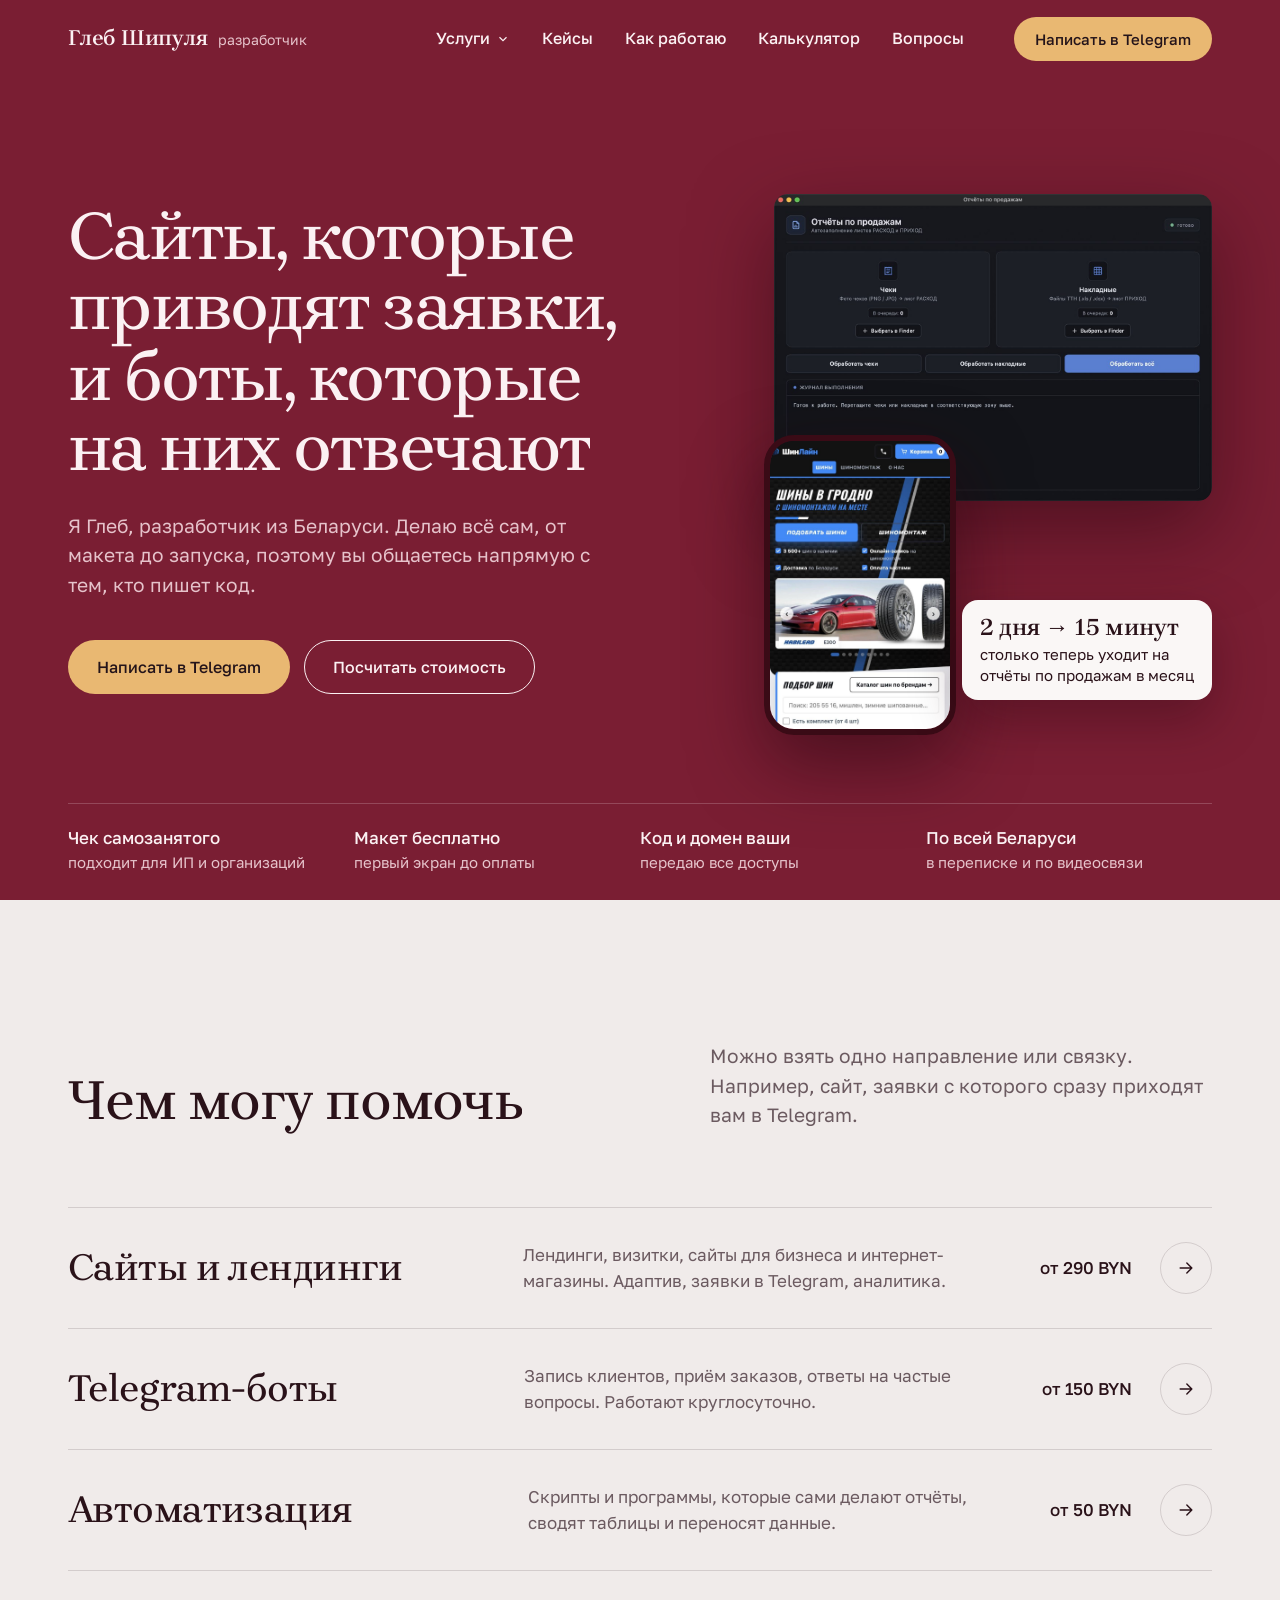
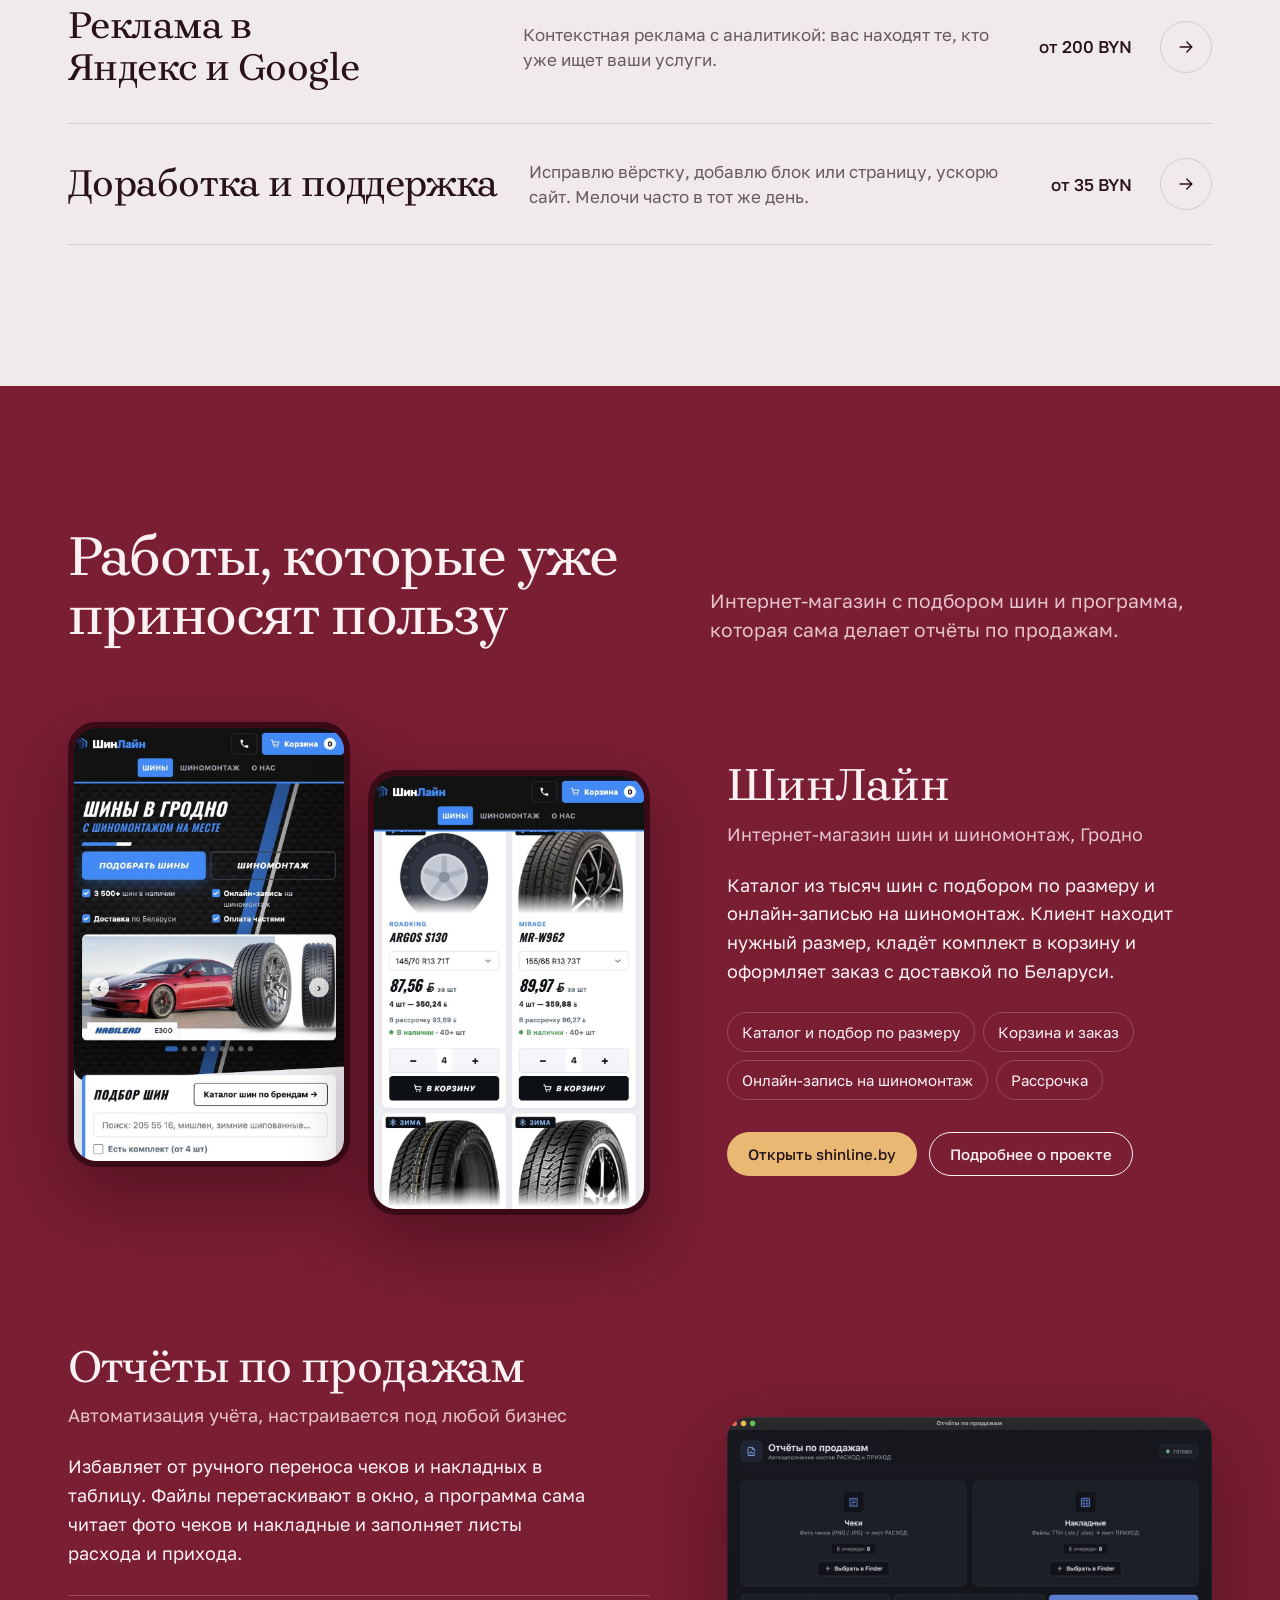
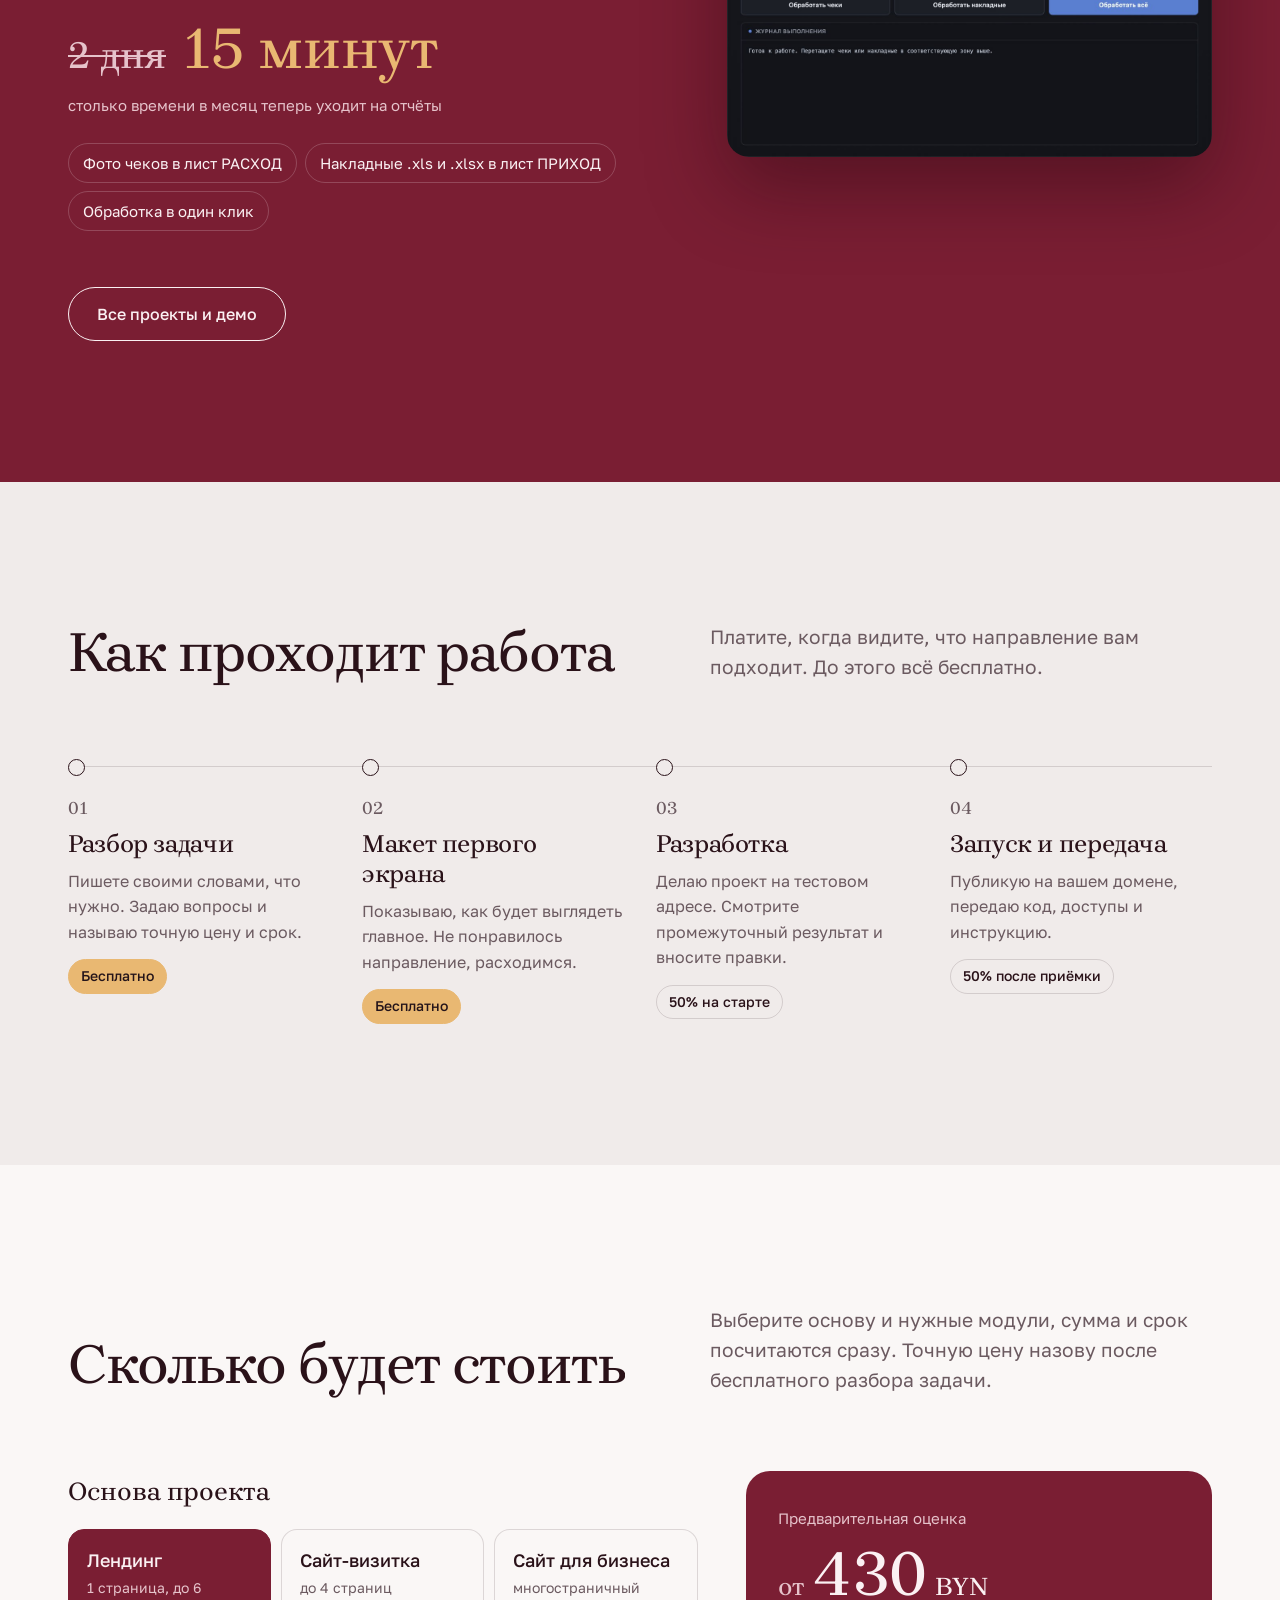
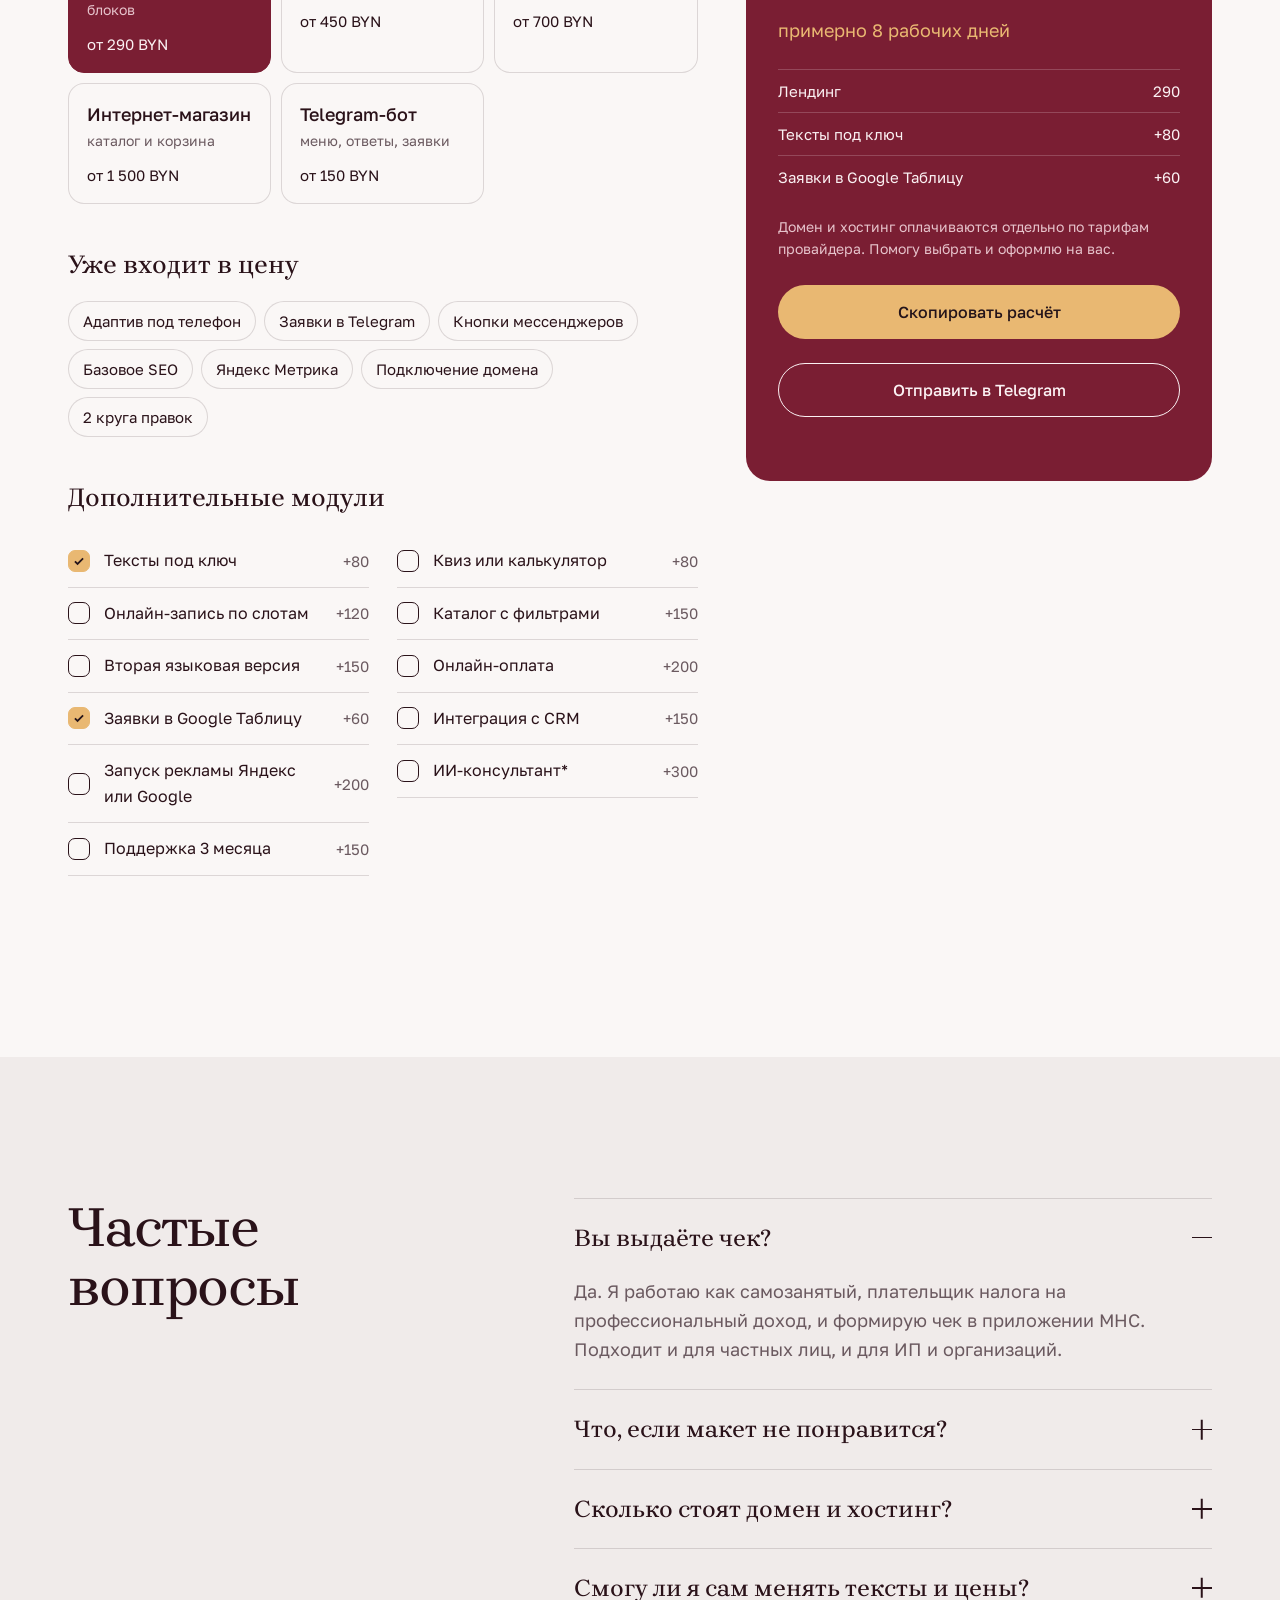
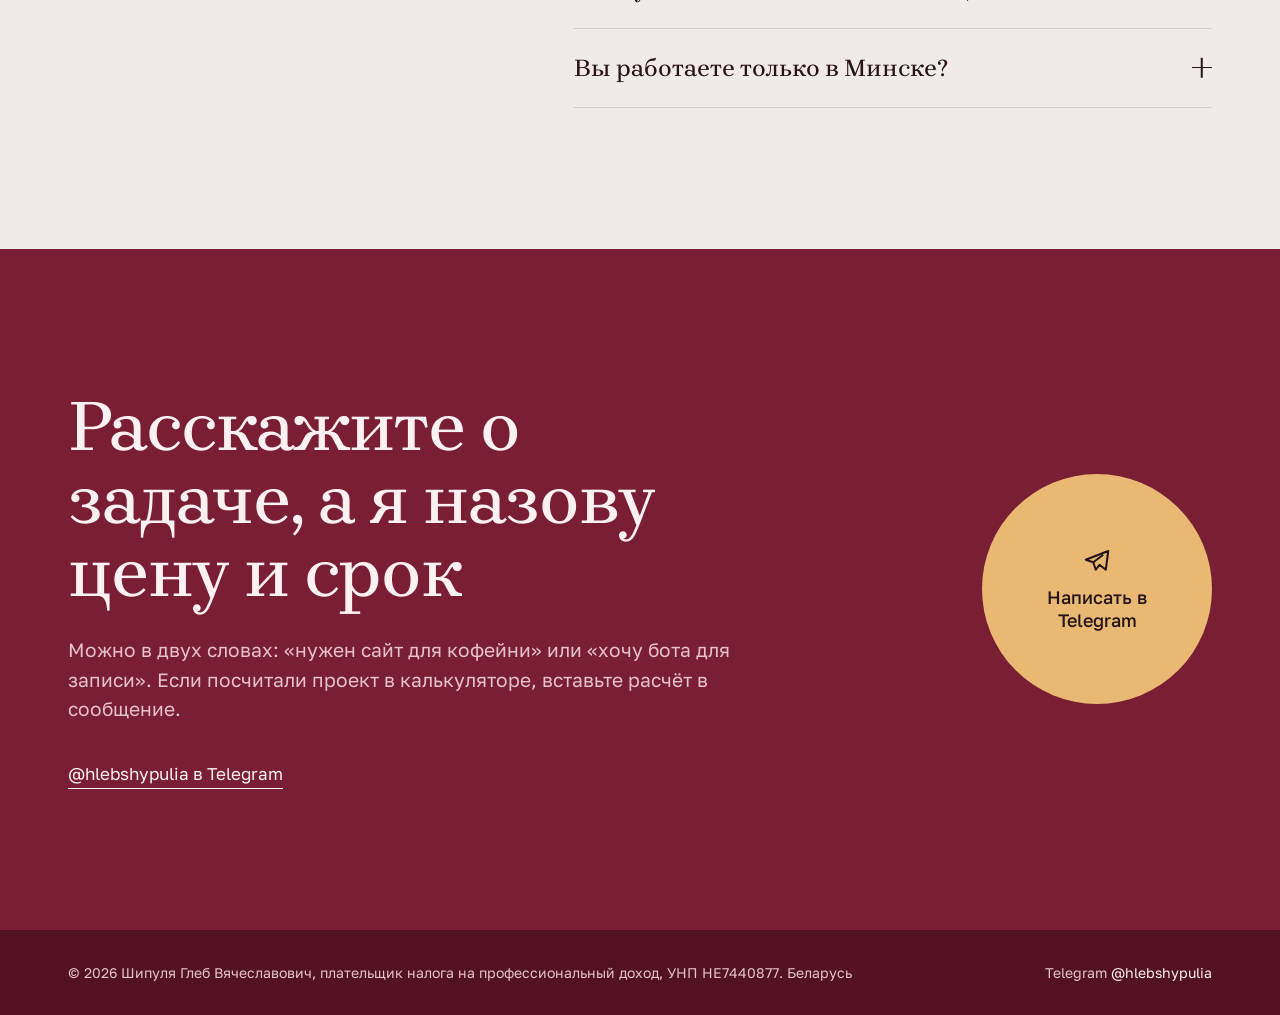
<file: index.html>
<!doctype html>
<html lang="ru">
<head>
<meta charset="utf-8">
<meta name="viewport" content="width=device-width, initial-scale=1, viewport-fit=cover">
<title>Глеб Шипуля — сайты, Telegram-боты и автоматизация для бизнеса</title>
<meta name="description" content="Лендинги, сайты для бизнеса, Telegram-боты, автоматизация и реклама под ключ. Работаю как самозанятый с чеком, удалённо по всей Беларуси.">
<meta property="og:type" content="website">
<meta property="og:title" content="Глеб Шипуля — сайты, Telegram-боты и автоматизация для бизнеса">
<meta property="og:description" content="Сайты от 290 BYN, Telegram-боты от 150 BYN. Калькулятор стоимости и реальные кейсы.">
<meta property="og:locale" content="ru_RU">
<meta name="theme-color" content="#7A1E33">
<link rel="icon" href="data:image/svg+xml,%3Csvg xmlns='http://www.w3.org/2000/svg' viewBox='0 0 64 64'%3E%3Crect width='64' height='64' rx='16' fill='%237A1E33'/%3E%3Ctext x='32' y='46' font-family='Georgia,serif' font-weight='700' font-size='40' text-anchor='middle' fill='%23E9B872'%3E%D0%93%3C/text%3E%3C/svg%3E">
<link rel="preload" href="/fonts/brygada-1918-cyrillic-500-normal.woff2" as="font" type="font/woff2" crossorigin>
<link rel="preload" href="/fonts/golos-text-cyrillic-400-normal.woff2" as="font" type="font/woff2" crossorigin>
<link rel="stylesheet" href="/css/site.css?v=12">
</head>
<body>
<a class="skip" href="#main">Перейти к содержанию</a>
<header class="hdr">
  <div class="wrap">
    <a class="logo" href="/" aria-label="Глеб Шипуля, на главную">Глеб Шипуля<small>разработчик</small></a>
    <nav class="nav" aria-label="Основное меню">
      <div class="drop">
        <button class="drop-btn" type="button" aria-expanded="false" aria-controls="dropMenu">Услуги<svg viewBox="0 0 24 24" aria-hidden="true"><path d="m6 9 6 6 6-6"/></svg></button>
        <div class="drop-menu" id="dropMenu" hidden>
          <a href="/sites/"><b>Сайты и лендинги</b><span>от 290 BYN</span></a>
          <a href="/bots/"><b>Telegram-боты</b><span>от 150 BYN</span></a>
          <a href="/automation/"><b>Автоматизация</b><span>от 50 BYN</span></a>
          <a href="/ads/"><b>Реклама в Яндекс и Google</b><span>от 200 BYN</span></a>
          <a href="/support/"><b>Доработка и поддержка</b><span>от 35 BYN</span></a>
        </div>
      </div>
      <a href="/projects/">Кейсы</a>
      <a href="/#process">Как работаю</a>
      <a href="/#calc">Калькулятор</a>
      <a href="/#faq">Вопросы</a>
    </nav>
    <a class="btn btn-amber btn-sm hdr-cta" href="https://t.me/hlebshypulia" target="_blank" rel="noopener" data-magnetic="0.25">Написать в Telegram</a>
    <button class="burger" type="button" aria-expanded="false" aria-controls="mnav" aria-label="Открыть меню"><i></i><i></i></button>
  </div>
</header>
<nav class="mnav" id="mnav" aria-label="Меню" hidden>
    <a class="big" href="/sites/">Сайты и лендинги<span>от 290 BYN</span></a>
    <a class="big" href="/bots/">Telegram-боты<span>от 150 BYN</span></a>
    <a class="big" href="/automation/">Автоматизация<span>от 50 BYN</span></a>
    <a class="big" href="/ads/">Реклама в Яндекс и Google<span>от 200 BYN</span></a>
    <a class="big" href="/support/">Доработка и поддержка<span>от 35 BYN</span></a>
    <div class="sep"></div>
    <a class="sm" href="/projects/">Кейсы</a>
    <a class="sm" href="/#process">Как работаю</a>
    <a class="sm" href="/#calc">Калькулятор</a>
    <a class="sm" href="/#faq">Вопросы</a>
    <a class="btn btn-amber" href="https://t.me/hlebshypulia" target="_blank" rel="noopener">Написать в Telegram</a>
</nav>

<main id="main">
  <section class="hero dark">
    <div class="wrap hero-main">
      <div>
        <h1 class="h1" data-split>Сайты, которые приводят заявки, и боты, которые на них отвечают</h1>
        <p class="lead" data-fade data-delay="550">Я Глеб, разработчик из Беларуси. Делаю всё сам, от макета до запуска, поэтому вы общаетесь напрямую с тем, кто пишет код.</p>
        <div class="hero-cta" data-fade data-delay="700">
          <a class="btn btn-amber" href="https://t.me/hlebshypulia" target="_blank" rel="noopener" data-magnetic>Написать в Telegram</a>
          <a class="btn btn-line" href="#calc" data-magnetic>Посчитать стоимость</a>
        </div>
      </div>
      <div class="hero-art" data-fade data-delay="250">
        <div class="layer art-app" data-depth="-26"><img src="/img/reports-app.jpg?v=2" alt="Окно программы «Отчёты по продажам»: зоны для чеков и накладных, кнопки обработки и журнал" width="1200" height="840"></div>
        <div class="layer art-phone" data-depth="40"><img src="/img/shinline-hero.jpg" alt="Главный экран сайта ШинЛайн на телефоне" width="800" height="1283"></div>
        <div class="layer art-cap" data-depth="18"><b>2 дня → 15 минут</b>столько теперь уходит на отчёты по продажам в месяц</div>
      </div>
    </div>
    <div class="wrap">
      <div class="hero-facts" data-fade data-delay="900">
        <div><b>Чек самозанятого</b>подходит для ИП и организаций</div>
        <div><b>Макет бесплатно</b>первый экран до оплаты</div>
        <div><b>Код и домен ваши</b>передаю все доступы</div>
        <div><b>По всей Беларуси</b>в переписке и по видеосвязи</div>
      </div>
    </div>
  </section>

  <section class="sec " id="services">
    <div class="wrap">
      <div class="sec-head">
        <h2 class="h2" data-split>Чем могу помочь</h2>
        <p class="lead" data-fade>Можно взять одно направление или связку. Например, сайт, заявки с которого сразу приходят вам в Telegram.</p>
      </div>
      <ul class="svc-list">
        <li class="svc-row" data-key="sites">
          <a href="/sites/">
            <h3>Сайты и лендинги</h3>
            <p>Лендинги, визитки, сайты для бизнеса и интернет-магазины. Адаптив, заявки в Telegram, аналитика.</p>
            <span class="price">от 290 BYN</span>
            <span class="go"><svg viewBox="0 0 24 24" aria-hidden="true"><path d="M5 12h14M13 6l6 6-6 6"/></svg></span>
          </a>
        </li>
        <li class="svc-row" data-key="bots">
          <a href="/bots/">
            <h3>Telegram-боты</h3>
            <p>Запись клиентов, приём заказов, ответы на частые вопросы. Работают круглосуточно.</p>
            <span class="price">от 150 BYN</span>
            <span class="go"><svg viewBox="0 0 24 24" aria-hidden="true"><path d="M5 12h14M13 6l6 6-6 6"/></svg></span>
          </a>
        </li>
        <li class="svc-row" data-key="automation">
          <a href="/automation/">
            <h3>Автоматизация</h3>
            <p>Скрипты и программы, которые сами делают отчёты, сводят таблицы и переносят данные.</p>
            <span class="price">от 50 BYN</span>
            <span class="go"><svg viewBox="0 0 24 24" aria-hidden="true"><path d="M5 12h14M13 6l6 6-6 6"/></svg></span>
          </a>
        </li>
        <li class="svc-row" data-key="ads">
          <a href="/ads/">
            <h3>Реклама в Яндекс и Google</h3>
            <p>Контекстная реклама с аналитикой: вас находят те, кто уже ищет ваши услуги.</p>
            <span class="price">от 200 BYN</span>
            <span class="go"><svg viewBox="0 0 24 24" aria-hidden="true"><path d="M5 12h14M13 6l6 6-6 6"/></svg></span>
          </a>
        </li>
        <li class="svc-row" data-key="support">
          <a href="/support/">
            <h3>Доработка и поддержка</h3>
            <p>Исправлю вёрстку, добавлю блок или страницу, ускорю сайт. Мелочи часто в тот же день.</p>
            <span class="price">от 35 BYN</span>
            <span class="go"><svg viewBox="0 0 24 24" aria-hidden="true"><path d="M5 12h14M13 6l6 6-6 6"/></svg></span>
          </a>
        </li>
      </ul>
    </div>
  </section>
  <div class="preview" aria-hidden="true"><div class="preview-in">
    <img data-key="sites" src="/img/shinline-hero.jpg" alt="" loading="lazy">
    <div data-key="bots"><div class="mock mock-chat">
  <div class="m">Здравствуйте! Выберите услугу</div>
  <div class="kb"><span>Стрижка</span><span>Борода</span><span>Комплекс</span></div>
  <div class="m me">Стрижка</div>
  <div class="m">Свободно сегодня: 15:00, 17:30, 19:00</div>
  <div class="m me">17:30</div>
  <div class="m">Готово! Напомню за 2 часа до визита</div>
</div></div>
    <img data-key="automation" src="/img/reports-app.jpg?v=2" alt="" loading="lazy">
    <div data-key="ads"><div class="mock mock-ad">
  <div class="q">шиномонтаж гродно</div>
  <div class="r"><small>Реклама · example.by</small><b>Шиномонтаж в Гродно. Запись онлайн за минуту</b><p>Без очередей, работаем без выходных. Шины в наличии.</p><div class="sl"><span>Цены</span><span>Запись</span><span>Адрес</span></div></div>
  <div class="r dim"><small>example2.by</small><b>Шины и диски: каталог</b><p>Подбор по размеру автомобиля.</p></div>
</div></div>
    <div data-key="support"><div class="mock mock-speed">
  <div class="row"><div class="ring bad">38</div><div><b>До: 38 из 100</b><span>оценка скорости на телефоне</span></div></div>
  <div class="row"><div class="ring good">96</div><div><b>После: 96 из 100</b><span>сжатые фото, чистый код</span></div></div>
</div></div>
  </div></div>
  <section class="sec dark" id="works">
    <div class="wrap">
      <div class="sec-head">
        <h2 class="h2" data-split>Работы, которые уже приносят пользу</h2>
        <p class="lead" data-fade>Интернет-магазин с подбором шин и программа, которая сама делает отчёты по продажам.</p>
      </div>
      <div class="cases">
        <article class="case" id="shinline">
          <a class="case-media" href="https://shinline.by" target="_blank" rel="noopener" data-cursor="Открыть" data-wipe aria-label="Открыть сайт shinline.by"><div class="phone-pair"><div class="ph"><img src="/img/shinline-hero.jpg" alt="Главный экран сайта ШинЛайн на телефоне" width="800" height="1283" loading="lazy"></div><div class="ph"><img src="/img/shinline-catalog.jpg" alt="Каталог шин с ценами на сайте ШинЛайн" width="800" height="1283" loading="lazy"></div></div></a>
          <div>
            <h3 data-split>ШинЛайн</h3>
            <p class="where">Интернет-магазин шин и шиномонтаж, Гродно</p>
            <p class="desc">Каталог из тысяч шин с подбором по размеру и онлайн-записью на шиномонтаж. Клиент находит нужный размер, кладёт комплект в корзину и оформляет заказ с доставкой по Беларуси.</p>
            <ul class="tags"><li>Каталог и подбор по размеру</li><li>Корзина и заказ</li><li>Онлайн-запись на шиномонтаж</li><li>Рассрочка</li></ul>
            <div class="actions">
            <a class="btn btn-amber btn-sm" href="https://shinline.by" target="_blank" rel="noopener">Открыть shinline.by</a>
            <a class="btn btn-line btn-sm" href="/projects/#shinline">Подробнее о проекте</a>
            </div>
          </div>
        </article>
        <article class="case flip" id="reports">
          <a class="case-media" href="/projects/#reports" data-cursor="Подробнее" data-wipe><div class="shot"><img src="/img/reports-app.jpg?v=2" alt="Окно программы «Отчёты по продажам»: зоны для чеков и накладных, кнопки обработки и журнал" width="1200" height="840" loading="lazy"></div></a>
          <div>
            <h3 data-split>Отчёты по продажам</h3>
            <p class="where">Автоматизация учёта, настраивается под любой бизнес</p>
            <p class="desc">Избавляет от ручного переноса чеков и накладных в таблицу. Файлы перетаскивают в окно, а программа сама читает фото чеков и накладные и заполняет листы расхода и прихода.</p>
            <div class="result" role="group" aria-label="Время на отчёты в месяц: было 2 дня, стало 15 минут">
              <s>2 дня</s><b>15 минут</b><small>столько времени в месяц теперь уходит на отчёты</small>
            </div>
            <ul class="tags"><li>Фото чеков в лист РАСХОД</li><li>Накладные .xls и .xlsx в лист ПРИХОД</li><li>Обработка в один клик</li></ul>
          </div>
        </article>
      </div>
      <div class="center-cta"><a class="btn btn-line" href="/projects/" data-magnetic>Все проекты и демо</a></div>
    </div>
  </section>
  <section class="sec " id="process">
    <div class="wrap">
      <div class="sec-head">
        <h2 class="h2" data-split>Как проходит работа</h2>
        <p class="lead" data-fade>Платите, когда видите, что направление вам подходит. До этого всё бесплатно.</p>
      </div>
      <ol class="steps">
        <li class="step" data-fade><span class="num">01</span><h3>Разбор задачи</h3><p>Пишете своими словами, что нужно. Задаю вопросы и называю точную цену и срок.</p><span class="pay free">Бесплатно</span></li>
        <li class="step" data-fade><span class="num">02</span><h3>Макет первого экрана</h3><p>Показываю, как будет выглядеть главное. Не понравилось направление, расходимся.</p><span class="pay free">Бесплатно</span></li>
        <li class="step" data-fade><span class="num">03</span><h3>Разработка</h3><p>Делаю проект на тестовом адресе. Смотрите промежуточный результат и вносите правки.</p><span class="pay">50% на старте</span></li>
        <li class="step" data-fade><span class="num">04</span><h3>Запуск и передача</h3><p>Публикую на вашем домене, передаю код, доступы и инструкцию.</p><span class="pay">50% после приёмки</span></li>
      </ol>
    </div>
  </section>
  <section class="sec paper" id="calc">
    <div class="wrap">
      <div class="sec-head">
        <h2 class="h2" data-split>Сколько будет стоить</h2>
        <p class="lead" data-fade>Выберите основу и нужные модули, сумма и срок посчитаются сразу. Точную цену назову после бесплатного разбора задачи.</p>
      </div>
      <div class="calc">
        <div>
          <fieldset>
            <legend>Основа проекта</legend>
            <div class="plats" id="plats"></div>
          </fieldset>
          <p class="calc-h" style="font-family:var(--f-display);font-size:26px;margin:0 0 16px">Уже входит в цену</p>
          <div class="included" id="included"></div>
          <fieldset>
            <legend>Дополнительные модули</legend>
            <div class="mods" id="modsList"></div>
          </fieldset>
        </div>
        <aside class="est" aria-live="polite">
          <span class="est-t">Предварительная оценка</span>
          <div class="est-sum" id="estSum"></div>
          <span class="est-days" id="estDays"></span>
          <ul class="est-list" id="estList"></ul>
          <p class="est-note">Домен и хостинг оплачиваются отдельно по тарифам провайдера. Помогу выбрать и оформлю на вас.</p>
          <button class="btn btn-amber" id="copyCalc" type="button">Скопировать расчёт</button>
          <a class="btn btn-line" href="https://t.me/hlebshypulia" target="_blank" rel="noopener">Отправить в Telegram</a>
          <div class="copied" id="copied" role="status"></div>
        </aside>
      </div>
    </div>
  </section>
  <section class="sec" id="faq">
    <div class="wrap faq">
      <div class="sec-head solo">
        <h2 class="h2" data-split>Частые вопросы</h2>
      </div>
      <div class="qs">
        <details open><summary>Вы выдаёте чек?<i aria-hidden="true"></i></summary><p>Да. Я работаю как самозанятый, плательщик налога на профессиональный доход, и формирую чек в приложении МНС. Подходит и для частных лиц, и для ИП и организаций.</p></details>
        <details><summary>Что, если макет не понравится?<i aria-hidden="true"></i></summary><p>Макет первого экрана я делаю бесплатно и до оплаты. Если направление не подошло, вы ничего не платите. После старта работ в цену входят 2 круга правок.</p></details>
        <details><summary>Сколько стоят домен и хостинг?<i aria-hidden="true"></i></summary><p>Их стоимость не входит в мою работу и зависит от провайдера. Помогу выбрать тариф и оформлю домен на вас, чтобы сайт полностью принадлежал вам.</p></details>
        <details><summary>Смогу ли я сам менять тексты и цены?<i aria-hidden="true"></i></summary><p>Да. Могу сделать удобную панель управления или передать инструкцию, где и что поменять. Если не хочется разбираться, есть поддержка от 50 BYN в месяц.</p></details>
        <details><summary>Вы работаете только в Минске?<i aria-hidden="true"></i></summary><p>Нет, удалённо по всей Беларуси. Всё обсуждаем в переписке или по видеосвязи, результат передаю через интернет.</p></details>
      </div>
    </div>
  </section>
  <section class="sec dark contact" id="contact">
    <div class="wrap">
      <div>
        <h2 data-split>Расскажите о задаче, а я назову цену и срок</h2>
        <p class="lead" data-fade>Можно в двух словах: «нужен сайт для кофейни» или «хочу бота для записи». Если посчитали проект в калькуляторе, вставьте расчёт в сообщение.</p>
        <div class="contact-links" data-fade>
          <a class="link" href="https://t.me/hlebshypulia" target="_blank" rel="noopener">@hlebshypulia в Telegram</a>
        </div>
      </div>
      <a class="orb" href="https://t.me/hlebshypulia" target="_blank" rel="noopener" data-magnetic="0.4"><svg viewBox="0 0 24 24" aria-hidden="true"><path d="M21 4 3 11l6 2 2 6 3-4 5 4z"/><path d="m9 13 8-6"/></svg>Написать в Telegram</a>
    </div>
  </section>
</main>

<footer class="foot">
  <div class="wrap">
    <span>© 2026 Шипуля Глеб Вячеславович, плательщик налога на профессиональный доход, УНП HE7440877. Беларусь</span>
    <span>Telegram <a href="https://t.me/hlebshypulia" target="_blank" rel="noopener">@hlebshypulia</a></span>
  </div>
</footer>
<script src="/js/calc.js?v=12" defer></script>
<script src="/js/site.js?v=12" defer></script>
</body>
</html>
</file>
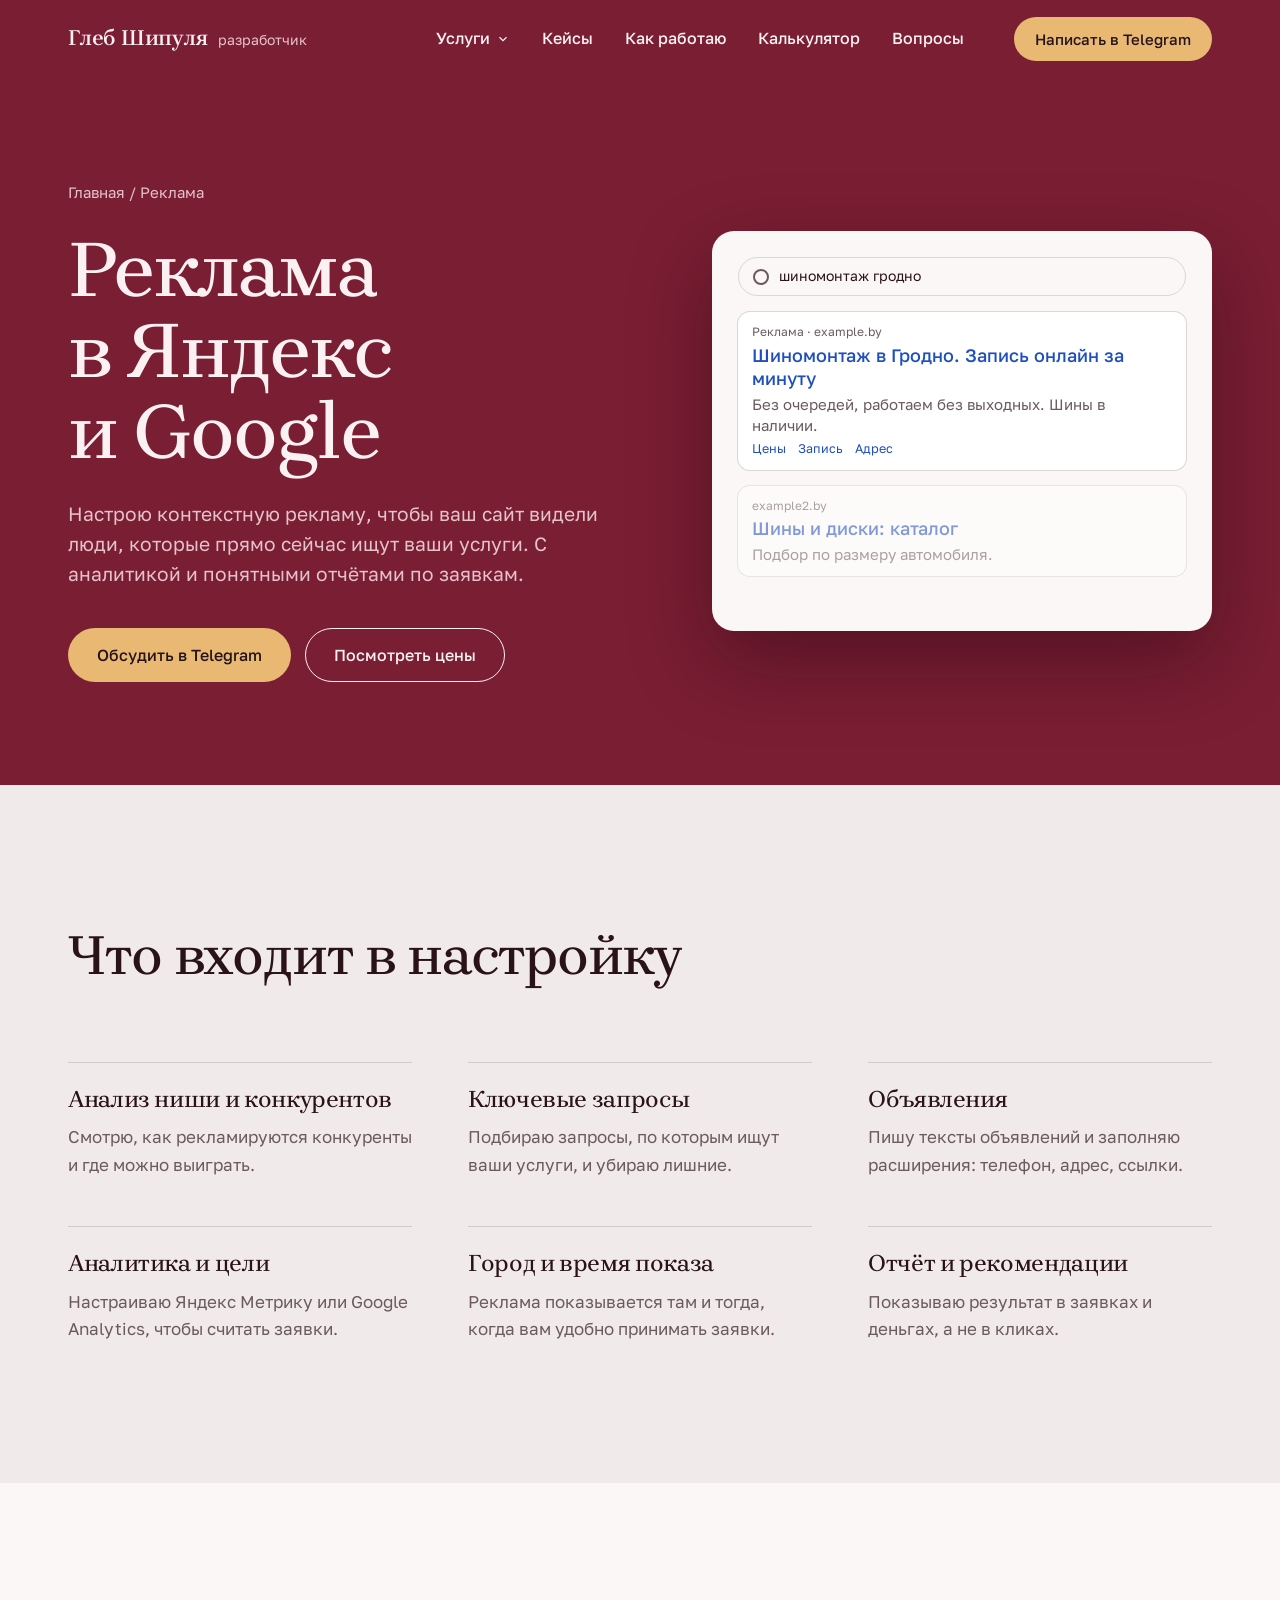
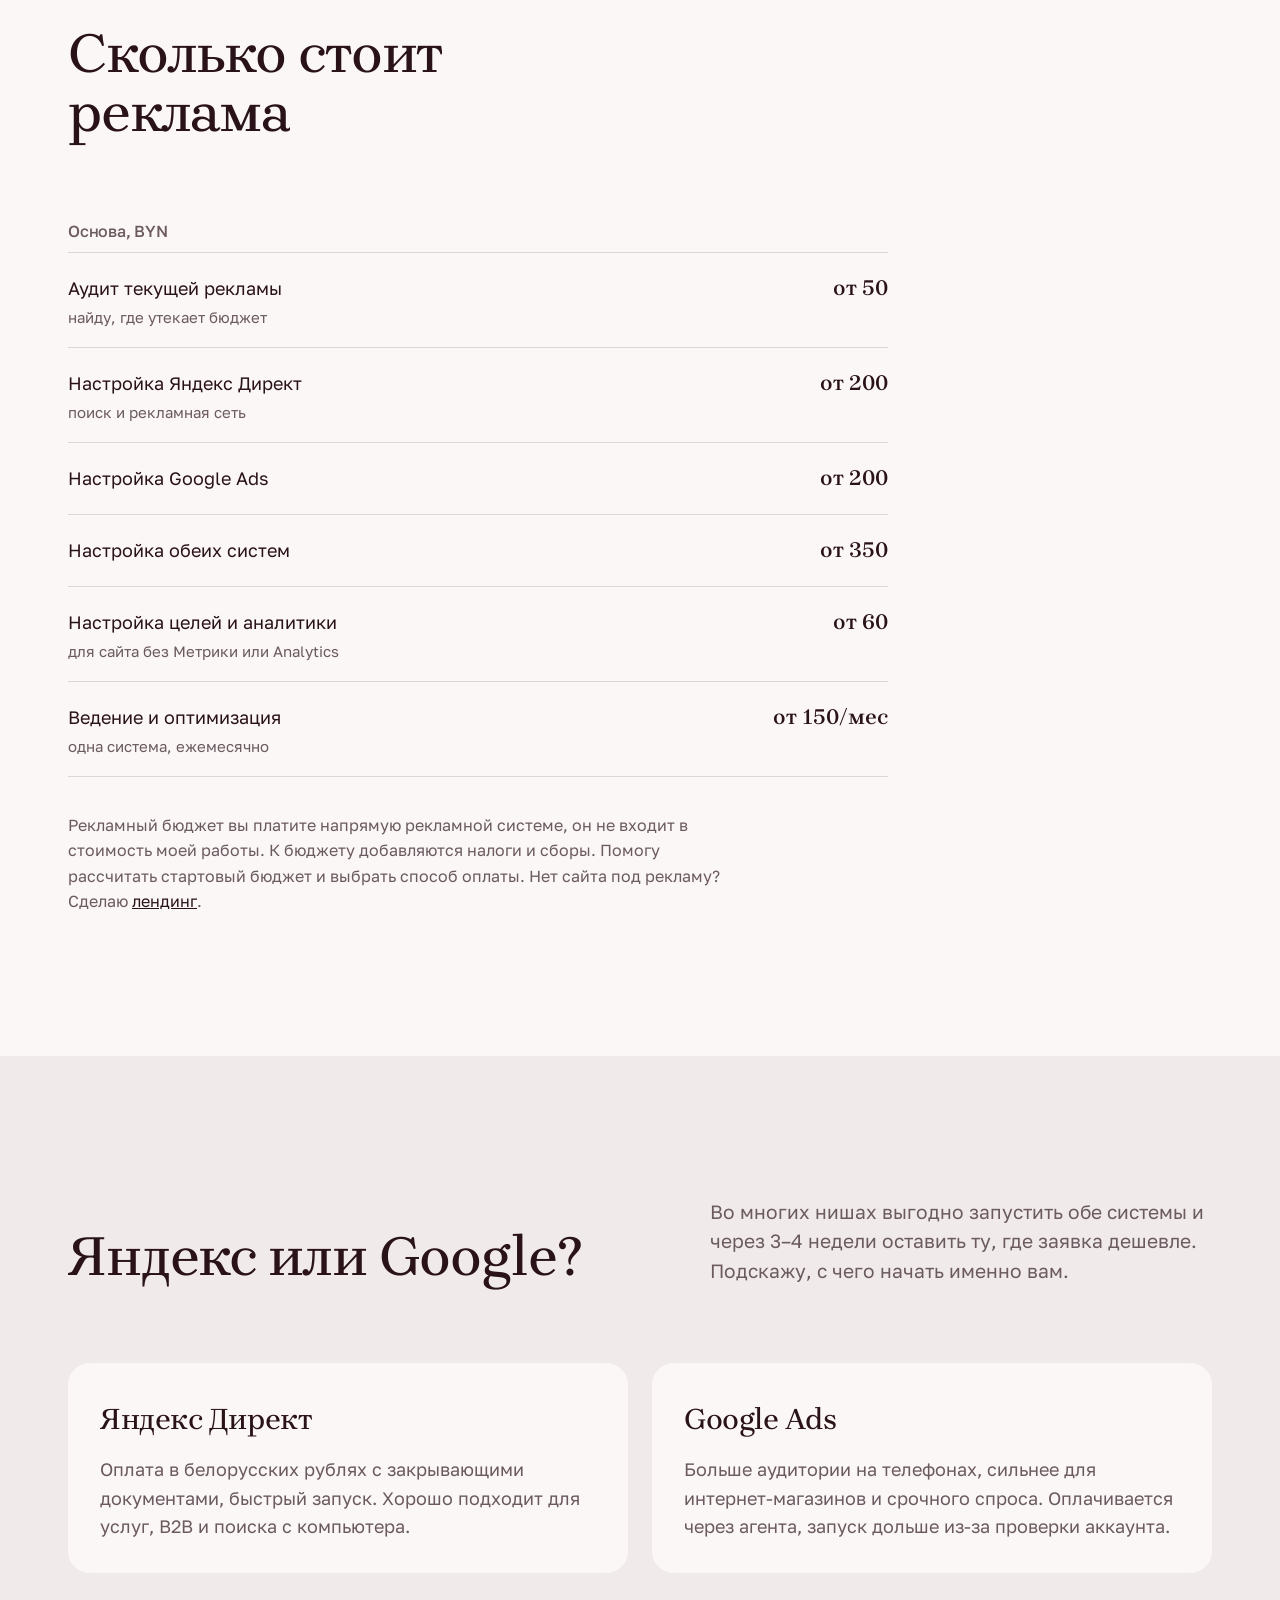
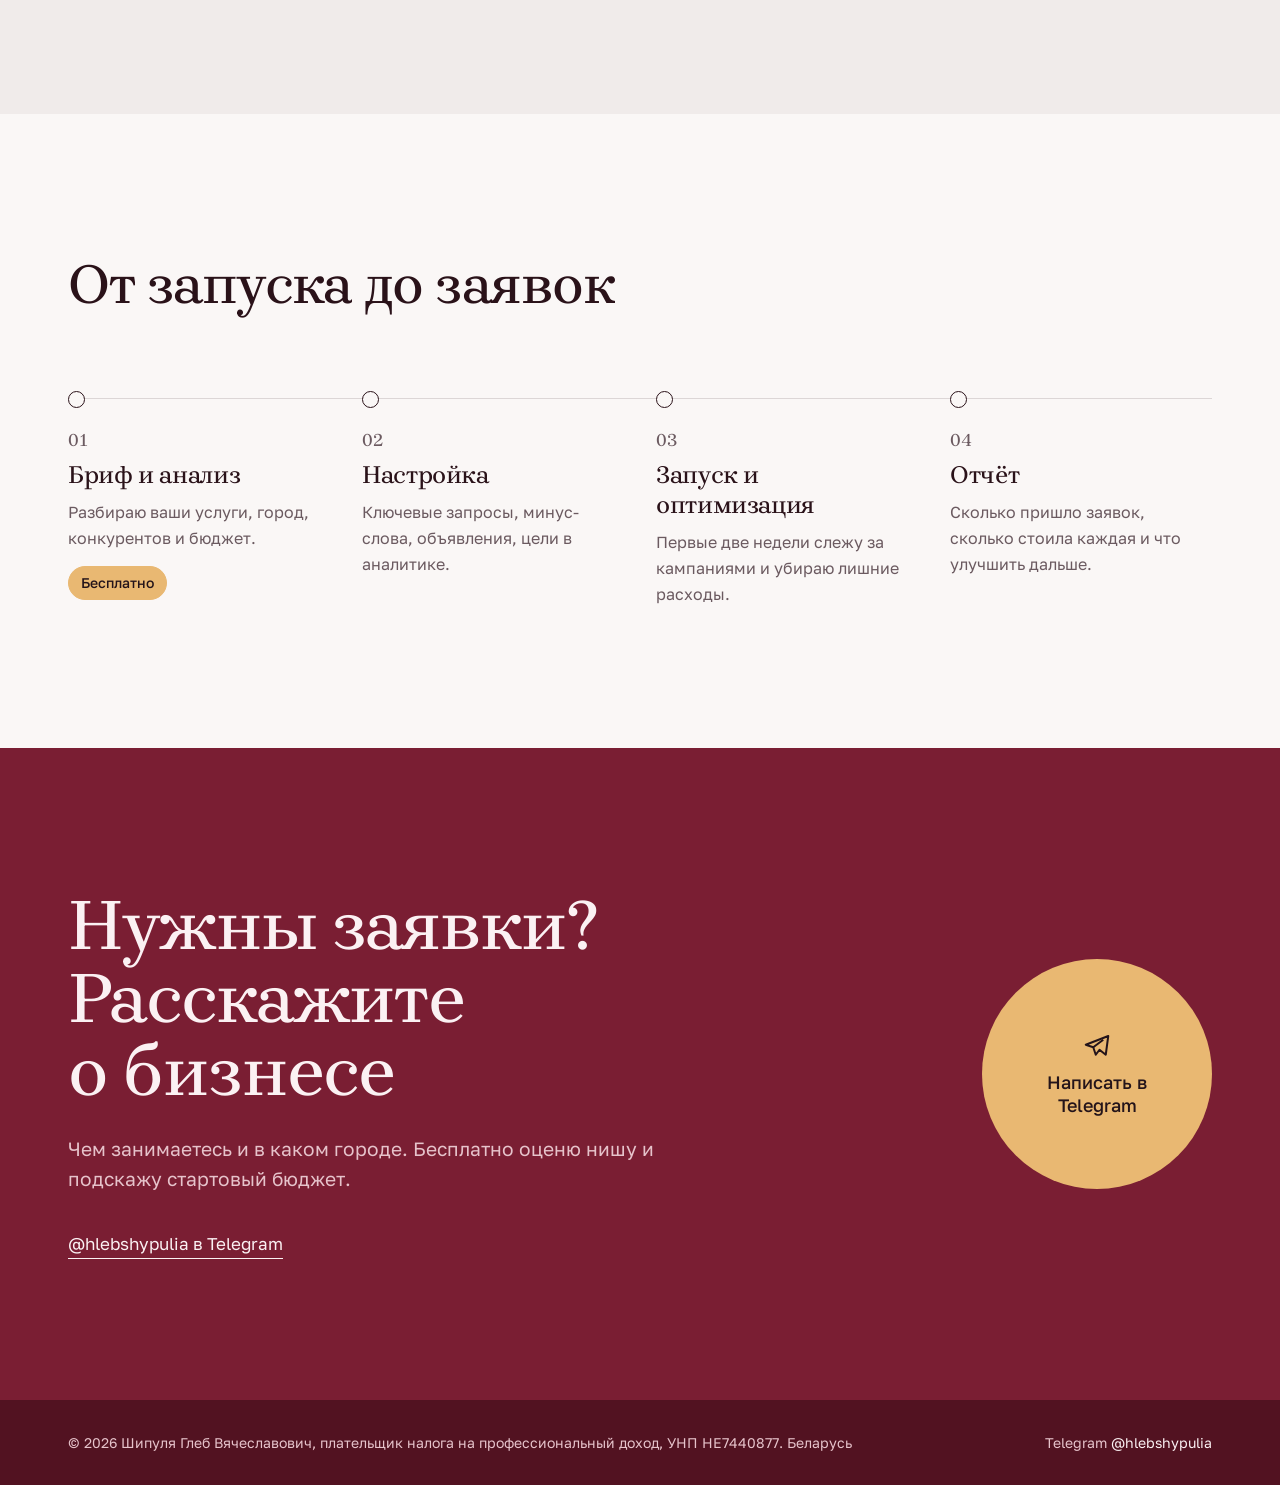
<file: ads/index.html>
<!doctype html>
<html lang="ru">
<head>
<meta charset="utf-8">
<meta name="viewport" content="width=device-width, initial-scale=1, viewport-fit=cover">
<title>Реклама в Яндекс и Google — Глеб Шипуля</title>
<meta name="description" content="Настройка и ведение контекстной рекламы в Яндекс Директ и Google Ads для бизнеса в Беларуси. Настройка от 200 BYN.">
<meta property="og:type" content="website">
<meta property="og:title" content="Реклама в Яндекс и Google — Глеб Шипуля">
<meta property="og:description" content="Контекстная реклама в Яндекс Директ и Google Ads: настройка, аналитика и отчёты.">
<meta property="og:locale" content="ru_RU">
<meta name="theme-color" content="#7A1E33">
<link rel="icon" href="data:image/svg+xml,%3Csvg xmlns='http://www.w3.org/2000/svg' viewBox='0 0 64 64'%3E%3Crect width='64' height='64' rx='16' fill='%237A1E33'/%3E%3Ctext x='32' y='46' font-family='Georgia,serif' font-weight='700' font-size='40' text-anchor='middle' fill='%23E9B872'%3E%D0%93%3C/text%3E%3C/svg%3E">
<link rel="preload" href="/fonts/brygada-1918-cyrillic-500-normal.woff2" as="font" type="font/woff2" crossorigin>
<link rel="preload" href="/fonts/golos-text-cyrillic-400-normal.woff2" as="font" type="font/woff2" crossorigin>
<link rel="stylesheet" href="/css/site.css?v=12">
</head>
<body>
<a class="skip" href="#main">Перейти к содержанию</a>
<header class="hdr">
  <div class="wrap">
    <a class="logo" href="/" aria-label="Глеб Шипуля, на главную">Глеб Шипуля<small>разработчик</small></a>
    <nav class="nav" aria-label="Основное меню">
      <div class="drop">
        <button class="drop-btn" type="button" aria-expanded="false" aria-controls="dropMenu">Услуги<svg viewBox="0 0 24 24" aria-hidden="true"><path d="m6 9 6 6 6-6"/></svg></button>
        <div class="drop-menu" id="dropMenu" hidden>
          <a href="/sites/"><b>Сайты и лендинги</b><span>от 290 BYN</span></a>
          <a href="/bots/"><b>Telegram-боты</b><span>от 150 BYN</span></a>
          <a href="/automation/"><b>Автоматизация</b><span>от 50 BYN</span></a>
          <a href="/ads/" aria-current="page"><b>Реклама в Яндекс и Google</b><span>от 200 BYN</span></a>
          <a href="/support/"><b>Доработка и поддержка</b><span>от 35 BYN</span></a>
        </div>
      </div>
      <a href="/projects/">Кейсы</a>
      <a href="/#process">Как работаю</a>
      <a href="/#calc">Калькулятор</a>
      <a href="/#faq">Вопросы</a>
    </nav>
    <a class="btn btn-amber btn-sm hdr-cta" href="https://t.me/hlebshypulia" target="_blank" rel="noopener" data-magnetic="0.25">Написать в Telegram</a>
    <button class="burger" type="button" aria-expanded="false" aria-controls="mnav" aria-label="Открыть меню"><i></i><i></i></button>
  </div>
</header>
<nav class="mnav" id="mnav" aria-label="Меню" hidden>
    <a class="big" href="/sites/">Сайты и лендинги<span>от 290 BYN</span></a>
    <a class="big" href="/bots/">Telegram-боты<span>от 150 BYN</span></a>
    <a class="big" href="/automation/">Автоматизация<span>от 50 BYN</span></a>
    <a class="big" href="/ads/" aria-current="page">Реклама в Яндекс и Google<span>от 200 BYN</span></a>
    <a class="big" href="/support/">Доработка и поддержка<span>от 35 BYN</span></a>
    <div class="sep"></div>
    <a class="sm" href="/projects/">Кейсы</a>
    <a class="sm" href="/#process">Как работаю</a>
    <a class="sm" href="/#calc">Калькулятор</a>
    <a class="sm" href="/#faq">Вопросы</a>
    <a class="btn btn-amber" href="https://t.me/hlebshypulia" target="_blank" rel="noopener">Написать в Telegram</a>
</nav>

<main id="main">
  <section class="phero dark">
    <div class="wrap">
      <div>
        <p class="crumbs"><a href="/">Главная</a> / Реклама</p>
        <h1 class="h1" data-split>Реклама в Яндекс и Google</h1>
        <p class="lead" data-fade>Настрою контекстную рекламу, чтобы ваш сайт видели люди, которые прямо сейчас ищут ваши услуги. С аналитикой и понятными отчётами по заявкам.</p>
        <div class="hero-cta" data-fade><a class="btn btn-amber" href="https://t.me/hlebshypulia" target="_blank" rel="noopener" data-magnetic>Обсудить в Telegram</a><a class="btn btn-line" href="#prices" data-magnetic>Посмотреть цены</a></div>
      </div>
      <div class="phero-art" data-wipe><div class="mock-big" aria-hidden="true"><div class="mock mock-ad">
  <div class="q">шиномонтаж гродно</div>
  <div class="r"><small>Реклама · example.by</small><b>Шиномонтаж в Гродно. Запись онлайн за минуту</b><p>Без очередей, работаем без выходных. Шины в наличии.</p><div class="sl"><span>Цены</span><span>Запись</span><span>Адрес</span></div></div>
  <div class="r dim"><small>example2.by</small><b>Шины и диски: каталог</b><p>Подбор по размеру автомобиля.</p></div>
</div></div></div>
    </div>
  </section>
  <section class="sec ">
    <div class="wrap">
      <div class="sec-head solo">
        <h2 class="h2" data-split>Что входит в настройку</h2>
      </div>
      <div class="feats">
        <div class="feat" data-fade><h3>Анализ ниши и конкурентов</h3><p>Смотрю, как рекламируются конкуренты и где можно выиграть.</p></div>
        <div class="feat" data-fade><h3>Ключевые запросы</h3><p>Подбираю запросы, по которым ищут ваши услуги, и убираю лишние.</p></div>
        <div class="feat" data-fade><h3>Объявления</h3><p>Пишу тексты объявлений и заполняю расширения: телефон, адрес, ссылки.</p></div>
        <div class="feat" data-fade><h3>Аналитика и цели</h3><p>Настраиваю Яндекс Метрику или Google Analytics, чтобы считать заявки.</p></div>
        <div class="feat" data-fade><h3>Город и время показа</h3><p>Реклама показывается там и тогда, когда вам удобно принимать заявки.</p></div>
        <div class="feat" data-fade><h3>Отчёт и рекомендации</h3><p>Показываю результат в заявках и деньгах, а не в кликах.</p></div>
      </div>
    </div>
  </section>
  <section class="sec paper" id="prices">
    <div class="wrap">
      <div class="sec-head">
        <h2 class="h2" data-split>Сколько стоит реклама</h2>
        <p class="lead" data-fade>Это цена моей работы. Рекламный бюджет оплачивается отдельно.</p>
      </div>
      <div class="ptables solo">
        <div class="ptable">
          <h3>Основа, BYN</h3>
          <ul>
          <li><span class="n">Аудит текущей рекламы<small>найду, где утекает бюджет</small></span><span class="p">от 50</span></li>
          <li><span class="n">Настройка Яндекс Директ<small>поиск и рекламная сеть</small></span><span class="p">от 200</span></li>
          <li><span class="n">Настройка Google Ads</span><span class="p">от 200</span></li>
          <li><span class="n">Настройка обеих систем</span><span class="p">от 350</span></li>
          <li><span class="n">Настройка целей и аналитики<small>для сайта без Метрики или Analytics</small></span><span class="p">от 60</span></li>
          <li><span class="n">Ведение и оптимизация<small>одна система, ежемесячно</small></span><span class="p">от 150/мес</span></li>
          </ul>
        </div>
      </div>
      <p class="pnote">Рекламный бюджет вы платите напрямую рекламной системе, он не входит в стоимость моей работы. К бюджету добавляются налоги и сборы. Помогу рассчитать стартовый бюджет и выбрать способ оплаты. Нет сайта под рекламу? Сделаю <a href="/sites/">лендинг</a>.</p>
    </div>
  </section>
  <section class="sec ">
    <div class="wrap">
      <div class="sec-head">
        <h2 class="h2" data-split>Яндекс или Google?</h2>
        <p class="lead" data-fade>Во многих нишах выгодно запустить обе системы и через 3–4 недели оставить ту, где заявка дешевле. Подскажу, с чего начать именно вам.</p>
      </div>
      <div class="which">
        <div data-fade><h3>Яндекс Директ</h3><p>Оплата в белорусских рублях с закрывающими документами, быстрый запуск. Хорошо подходит для услуг, B2B и поиска с компьютера.</p></div>
        <div data-fade><h3>Google Ads</h3><p>Больше аудитории на телефонах, сильнее для интернет-магазинов и срочного спроса. Оплачивается через агента, запуск дольше из-за проверки аккаунта.</p></div>
      </div>
    </div>
  </section>
  <section class="sec paper">
    <div class="wrap">
      <div class="sec-head solo">
        <h2 class="h2" data-split>От запуска до заявок</h2>
      </div>
      <ol class="steps">
        <li class="step" data-fade><span class="num">01</span><h3>Бриф и анализ</h3><p>Разбираю ваши услуги, город, конкурентов и бюджет.</p><span class="pay free">Бесплатно</span></li>
        <li class="step" data-fade><span class="num">02</span><h3>Настройка</h3><p>Ключевые запросы, минус-слова, объявления, цели в аналитике.</p></li>
        <li class="step" data-fade><span class="num">03</span><h3>Запуск и оптимизация</h3><p>Первые две недели слежу за кампаниями и убираю лишние расходы.</p></li>
        <li class="step" data-fade><span class="num">04</span><h3>Отчёт</h3><p>Сколько пришло заявок, сколько стоила каждая и что улучшить дальше.</p></li>
      </ol>
    </div>
  </section>
  <section class="sec dark contact" id="contact">
    <div class="wrap">
      <div>
        <h2 data-split>Нужны заявки? Расскажите о бизнесе</h2>
        <p class="lead" data-fade>Чем занимаетесь и в каком городе. Бесплатно оценю нишу и подскажу стартовый бюджет.</p>
        <div class="contact-links" data-fade>
          <a class="link" href="https://t.me/hlebshypulia" target="_blank" rel="noopener">@hlebshypulia в Telegram</a>
        </div>
      </div>
      <a class="orb" href="https://t.me/hlebshypulia" target="_blank" rel="noopener" data-magnetic="0.4"><svg viewBox="0 0 24 24" aria-hidden="true"><path d="M21 4 3 11l6 2 2 6 3-4 5 4z"/><path d="m9 13 8-6"/></svg>Написать в Telegram</a>
    </div>
  </section>
</main>

<footer class="foot">
  <div class="wrap">
    <span>© 2026 Шипуля Глеб Вячеславович, плательщик налога на профессиональный доход, УНП HE7440877. Беларусь</span>
    <span>Telegram <a href="https://t.me/hlebshypulia" target="_blank" rel="noopener">@hlebshypulia</a></span>
  </div>
</footer>
<script src="/js/site.js?v=12" defer></script>
</body>
</html>
</file>
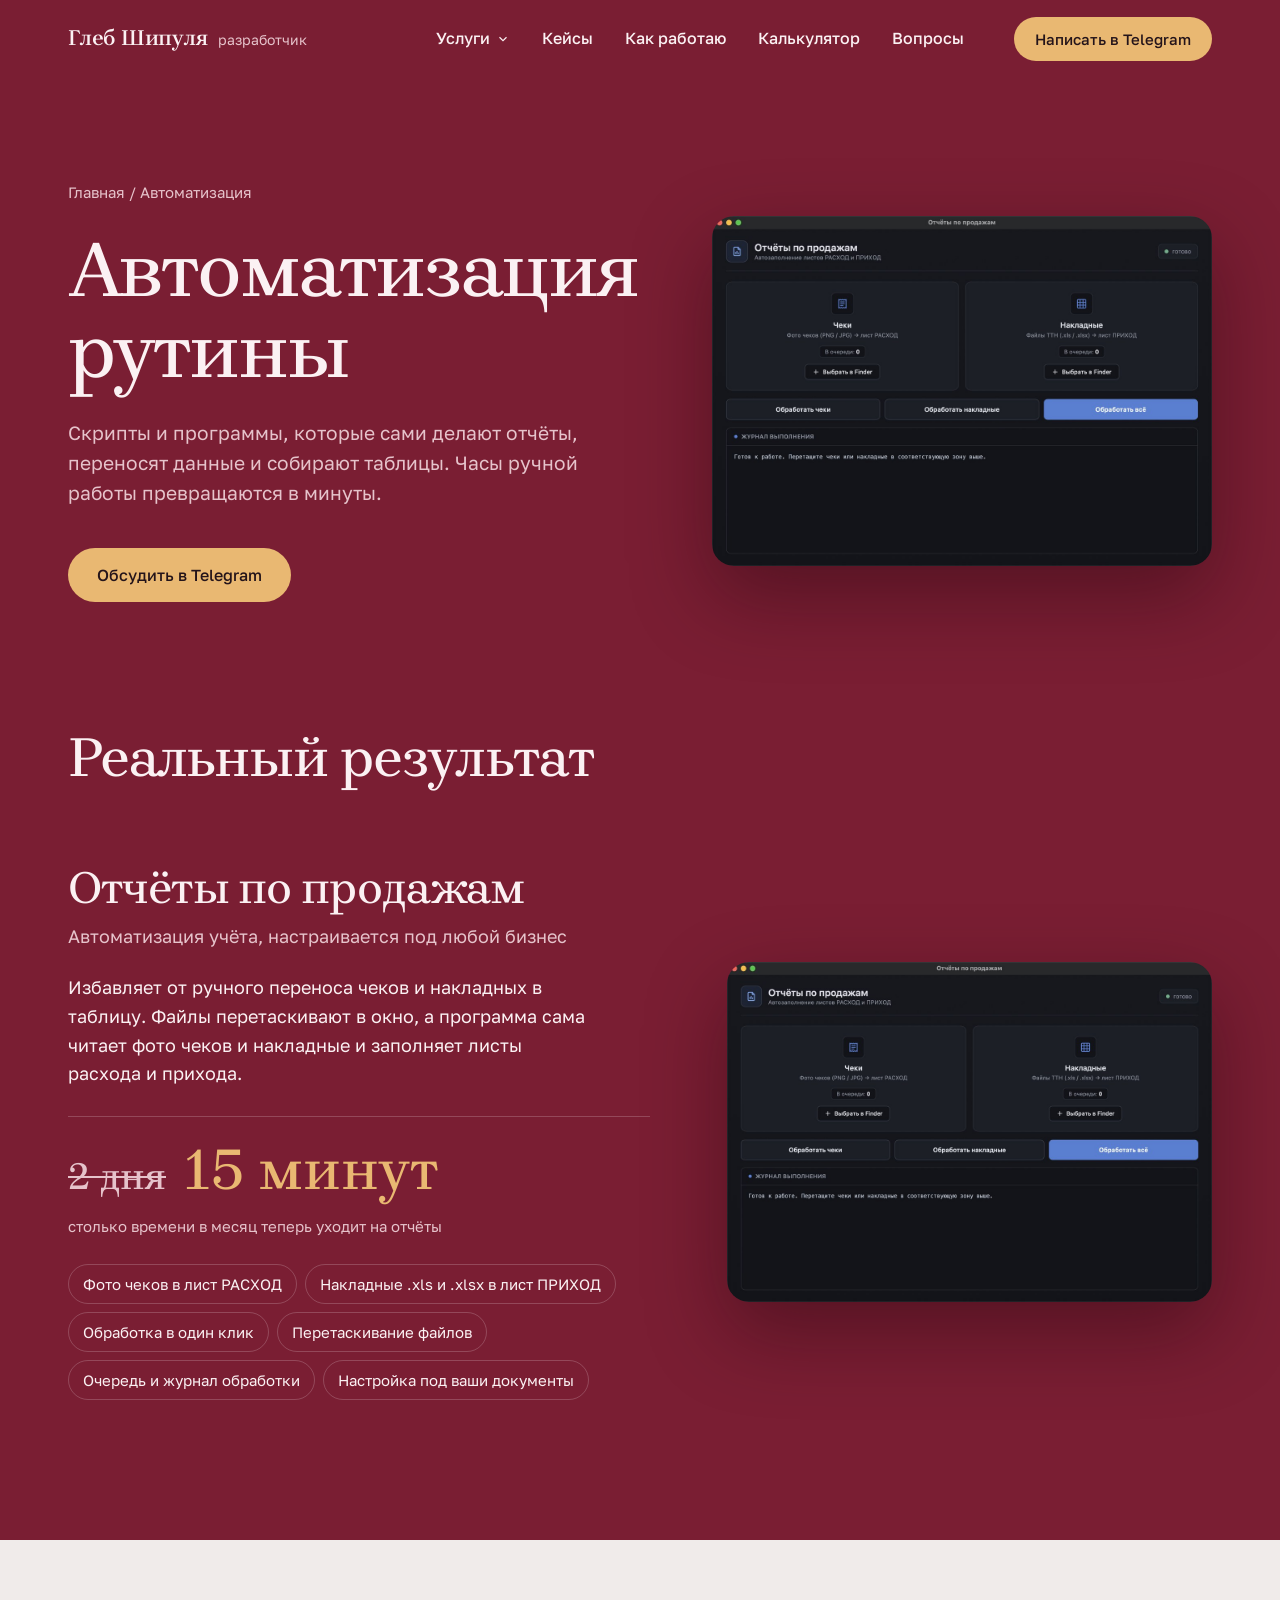
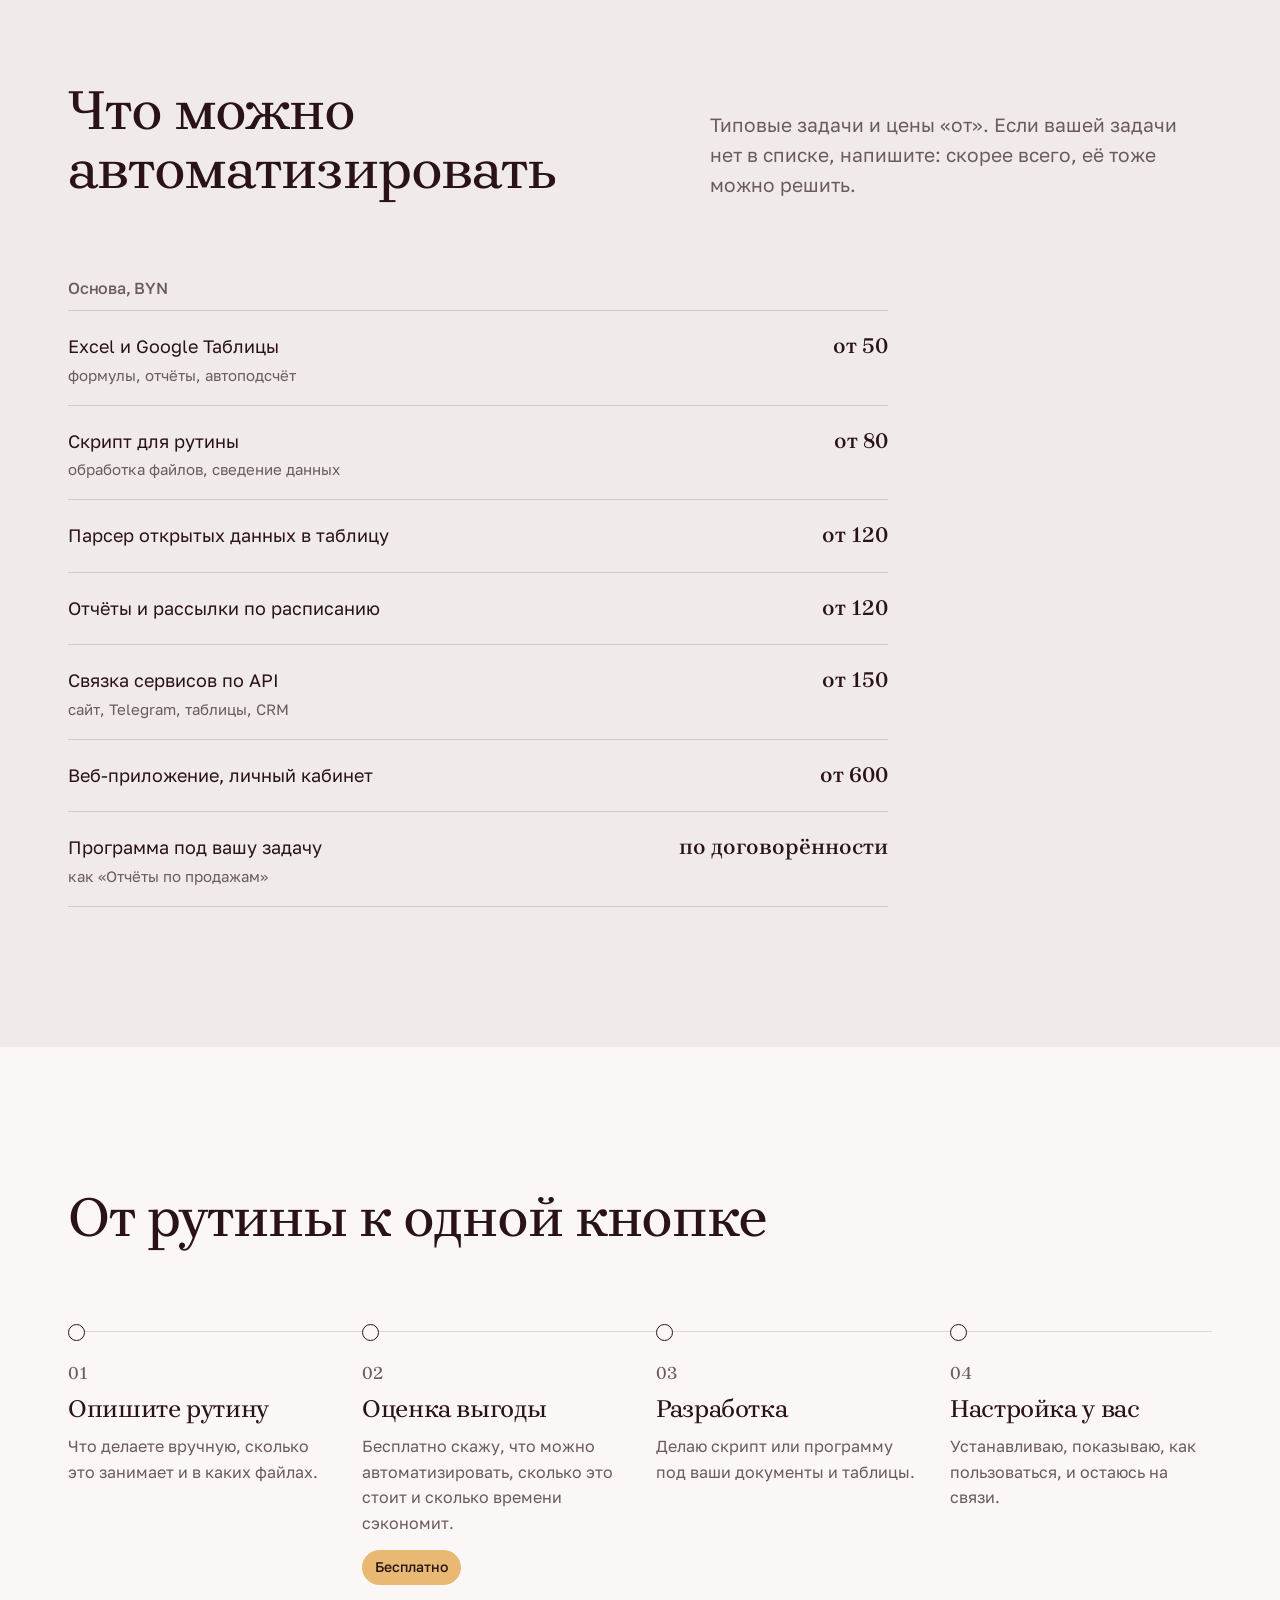
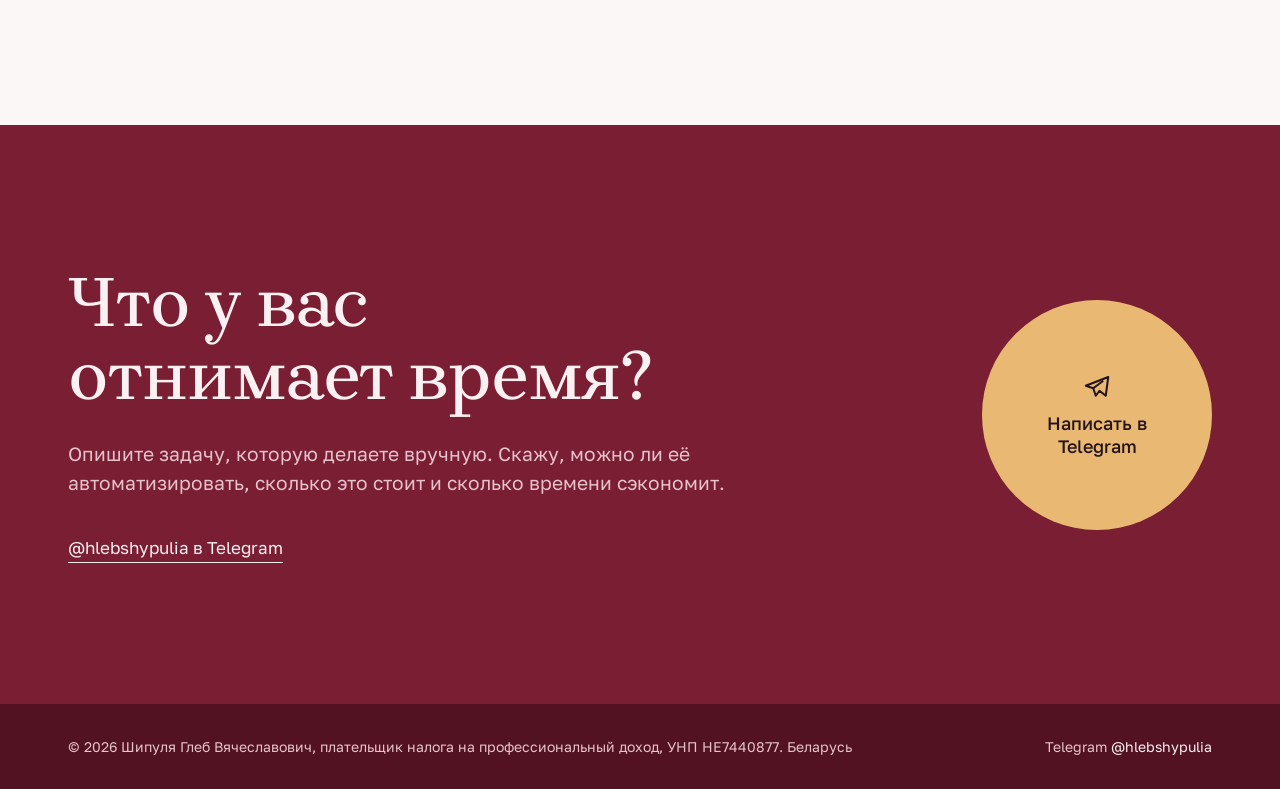
<file: automation/index.html>
<!doctype html>
<html lang="ru">
<head>
<meta charset="utf-8">
<meta name="viewport" content="width=device-width, initial-scale=1, viewport-fit=cover">
<title>Автоматизация рутины — Глеб Шипуля</title>
<meta name="description" content="Скрипты и программы, которые делают отчёты, переносят данные и собирают таблицы. Кейс: отчёты по продажам за 15 минут вместо 2 дней в месяц.">
<meta property="og:type" content="website">
<meta property="og:title" content="Автоматизация рутины — Глеб Шипуля">
<meta property="og:description" content="Автоматизация отчётов и таблиц: 2 дня в месяц превратились в 15 минут.">
<meta property="og:locale" content="ru_RU">
<meta name="theme-color" content="#7A1E33">
<link rel="icon" href="data:image/svg+xml,%3Csvg xmlns='http://www.w3.org/2000/svg' viewBox='0 0 64 64'%3E%3Crect width='64' height='64' rx='16' fill='%237A1E33'/%3E%3Ctext x='32' y='46' font-family='Georgia,serif' font-weight='700' font-size='40' text-anchor='middle' fill='%23E9B872'%3E%D0%93%3C/text%3E%3C/svg%3E">
<link rel="preload" href="/fonts/brygada-1918-cyrillic-500-normal.woff2" as="font" type="font/woff2" crossorigin>
<link rel="preload" href="/fonts/golos-text-cyrillic-400-normal.woff2" as="font" type="font/woff2" crossorigin>
<link rel="stylesheet" href="/css/site.css?v=12">
</head>
<body>
<a class="skip" href="#main">Перейти к содержанию</a>
<header class="hdr">
  <div class="wrap">
    <a class="logo" href="/" aria-label="Глеб Шипуля, на главную">Глеб Шипуля<small>разработчик</small></a>
    <nav class="nav" aria-label="Основное меню">
      <div class="drop">
        <button class="drop-btn" type="button" aria-expanded="false" aria-controls="dropMenu">Услуги<svg viewBox="0 0 24 24" aria-hidden="true"><path d="m6 9 6 6 6-6"/></svg></button>
        <div class="drop-menu" id="dropMenu" hidden>
          <a href="/sites/"><b>Сайты и лендинги</b><span>от 290 BYN</span></a>
          <a href="/bots/"><b>Telegram-боты</b><span>от 150 BYN</span></a>
          <a href="/automation/" aria-current="page"><b>Автоматизация</b><span>от 50 BYN</span></a>
          <a href="/ads/"><b>Реклама в Яндекс и Google</b><span>от 200 BYN</span></a>
          <a href="/support/"><b>Доработка и поддержка</b><span>от 35 BYN</span></a>
        </div>
      </div>
      <a href="/projects/">Кейсы</a>
      <a href="/#process">Как работаю</a>
      <a href="/#calc">Калькулятор</a>
      <a href="/#faq">Вопросы</a>
    </nav>
    <a class="btn btn-amber btn-sm hdr-cta" href="https://t.me/hlebshypulia" target="_blank" rel="noopener" data-magnetic="0.25">Написать в Telegram</a>
    <button class="burger" type="button" aria-expanded="false" aria-controls="mnav" aria-label="Открыть меню"><i></i><i></i></button>
  </div>
</header>
<nav class="mnav" id="mnav" aria-label="Меню" hidden>
    <a class="big" href="/sites/">Сайты и лендинги<span>от 290 BYN</span></a>
    <a class="big" href="/bots/">Telegram-боты<span>от 150 BYN</span></a>
    <a class="big" href="/automation/" aria-current="page">Автоматизация<span>от 50 BYN</span></a>
    <a class="big" href="/ads/">Реклама в Яндекс и Google<span>от 200 BYN</span></a>
    <a class="big" href="/support/">Доработка и поддержка<span>от 35 BYN</span></a>
    <div class="sep"></div>
    <a class="sm" href="/projects/">Кейсы</a>
    <a class="sm" href="/#process">Как работаю</a>
    <a class="sm" href="/#calc">Калькулятор</a>
    <a class="sm" href="/#faq">Вопросы</a>
    <a class="btn btn-amber" href="https://t.me/hlebshypulia" target="_blank" rel="noopener">Написать в Telegram</a>
</nav>

<main id="main">
  <section class="phero dark">
    <div class="wrap">
      <div>
        <p class="crumbs"><a href="/">Главная</a> / Автоматизация</p>
        <h1 class="h1" data-split>Автоматизация рутины</h1>
        <p class="lead" data-fade>Скрипты и программы, которые сами делают отчёты, переносят данные и собирают таблицы. Часы ручной работы превращаются в минуты.</p>
        <div class="hero-cta" data-fade><a class="btn btn-amber" href="https://t.me/hlebshypulia" target="_blank" rel="noopener" data-magnetic>Обсудить в Telegram</a></div>
      </div>
      <div class="phero-art" data-wipe><div class="shot"><img src="/img/reports-app.jpg?v=2" alt="Окно программы «Отчёты по продажам»: зоны для чеков и накладных, кнопки обработки и журнал" width="1200" height="840"></div></div>
    </div>
  </section>
  <section class="sec dark cont">
    <div class="wrap">
      <div class="sec-head solo">
        <h2 class="h2" data-split>Реальный результат</h2>
      </div>
      <div class="cases">
        <article class="case flip" id="reports">
          <a class="case-media" href="https://t.me/hlebshypulia" target="_blank" rel="noopener" data-cursor="Написать" data-wipe><div class="shot"><img src="/img/reports-app.jpg?v=2" alt="Окно программы «Отчёты по продажам»: зоны для чеков и накладных, кнопки обработки и журнал" width="1200" height="840" loading="lazy"></div></a>
          <div>
            <h3 data-split>Отчёты по продажам</h3>
            <p class="where">Автоматизация учёта, настраивается под любой бизнес</p>
            <p class="desc">Избавляет от ручного переноса чеков и накладных в таблицу. Файлы перетаскивают в окно, а программа сама читает фото чеков и накладные и заполняет листы расхода и прихода.</p>
            <div class="result" role="group" aria-label="Время на отчёты в месяц: было 2 дня, стало 15 минут">
              <s>2 дня</s><b>15 минут</b><small>столько времени в месяц теперь уходит на отчёты</small>
            </div>
            <ul class="tags"><li>Фото чеков в лист РАСХОД</li><li>Накладные .xls и .xlsx в лист ПРИХОД</li><li>Обработка в один клик</li><li>Перетаскивание файлов</li><li>Очередь и журнал обработки</li><li>Настройка под ваши документы</li></ul>
          </div>
        </article>
      </div>
    </div>
  </section>
  <section class="sec " id="prices">
    <div class="wrap">
      <div class="sec-head">
        <h2 class="h2" data-split>Что можно автоматизировать</h2>
        <p class="lead" data-fade>Типовые задачи и цены «от». Если вашей задачи нет в списке, напишите: скорее всего, её тоже можно решить.</p>
      </div>
      <div class="ptables solo">
        <div class="ptable">
          <h3>Основа, BYN</h3>
          <ul>
          <li><span class="n">Excel и Google Таблицы<small>формулы, отчёты, автоподсчёт</small></span><span class="p">от 50</span></li>
          <li><span class="n">Скрипт для рутины<small>обработка файлов, сведение данных</small></span><span class="p">от 80</span></li>
          <li><span class="n">Парсер открытых данных в таблицу</span><span class="p">от 120</span></li>
          <li><span class="n">Отчёты и рассылки по расписанию</span><span class="p">от 120</span></li>
          <li><span class="n">Связка сервисов по API<small>сайт, Telegram, таблицы, CRM</small></span><span class="p">от 150</span></li>
          <li><span class="n">Веб-приложение, личный кабинет</span><span class="p">от 600</span></li>
          <li><span class="n">Программа под вашу задачу<small>как «Отчёты по продажам»</small></span><span class="p">по договорённости</span></li>
          </ul>
        </div>
      </div>
    </div>
  </section>
  <section class="sec paper">
    <div class="wrap">
      <div class="sec-head solo">
        <h2 class="h2" data-split>От рутины к одной кнопке</h2>
      </div>
      <ol class="steps">
        <li class="step" data-fade><span class="num">01</span><h3>Опишите рутину</h3><p>Что делаете вручную, сколько это занимает и в каких файлах.</p></li>
        <li class="step" data-fade><span class="num">02</span><h3>Оценка выгоды</h3><p>Бесплатно скажу, что можно автоматизировать, сколько это стоит и сколько времени сэкономит.</p><span class="pay free">Бесплатно</span></li>
        <li class="step" data-fade><span class="num">03</span><h3>Разработка</h3><p>Делаю скрипт или программу под ваши документы и таблицы.</p></li>
        <li class="step" data-fade><span class="num">04</span><h3>Настройка у вас</h3><p>Устанавливаю, показываю, как пользоваться, и остаюсь на связи.</p></li>
      </ol>
    </div>
  </section>
  <section class="sec dark contact" id="contact">
    <div class="wrap">
      <div>
        <h2 data-split>Что у вас отнимает время?</h2>
        <p class="lead" data-fade>Опишите задачу, которую делаете вручную. Скажу, можно ли её автоматизировать, сколько это стоит и сколько времени сэкономит.</p>
        <div class="contact-links" data-fade>
          <a class="link" href="https://t.me/hlebshypulia" target="_blank" rel="noopener">@hlebshypulia в Telegram</a>
        </div>
      </div>
      <a class="orb" href="https://t.me/hlebshypulia" target="_blank" rel="noopener" data-magnetic="0.4"><svg viewBox="0 0 24 24" aria-hidden="true"><path d="M21 4 3 11l6 2 2 6 3-4 5 4z"/><path d="m9 13 8-6"/></svg>Написать в Telegram</a>
    </div>
  </section>
</main>

<footer class="foot">
  <div class="wrap">
    <span>© 2026 Шипуля Глеб Вячеславович, плательщик налога на профессиональный доход, УНП HE7440877. Беларусь</span>
    <span>Telegram <a href="https://t.me/hlebshypulia" target="_blank" rel="noopener">@hlebshypulia</a></span>
  </div>
</footer>
<script src="/js/site.js?v=12" defer></script>
</body>
</html>
</file>
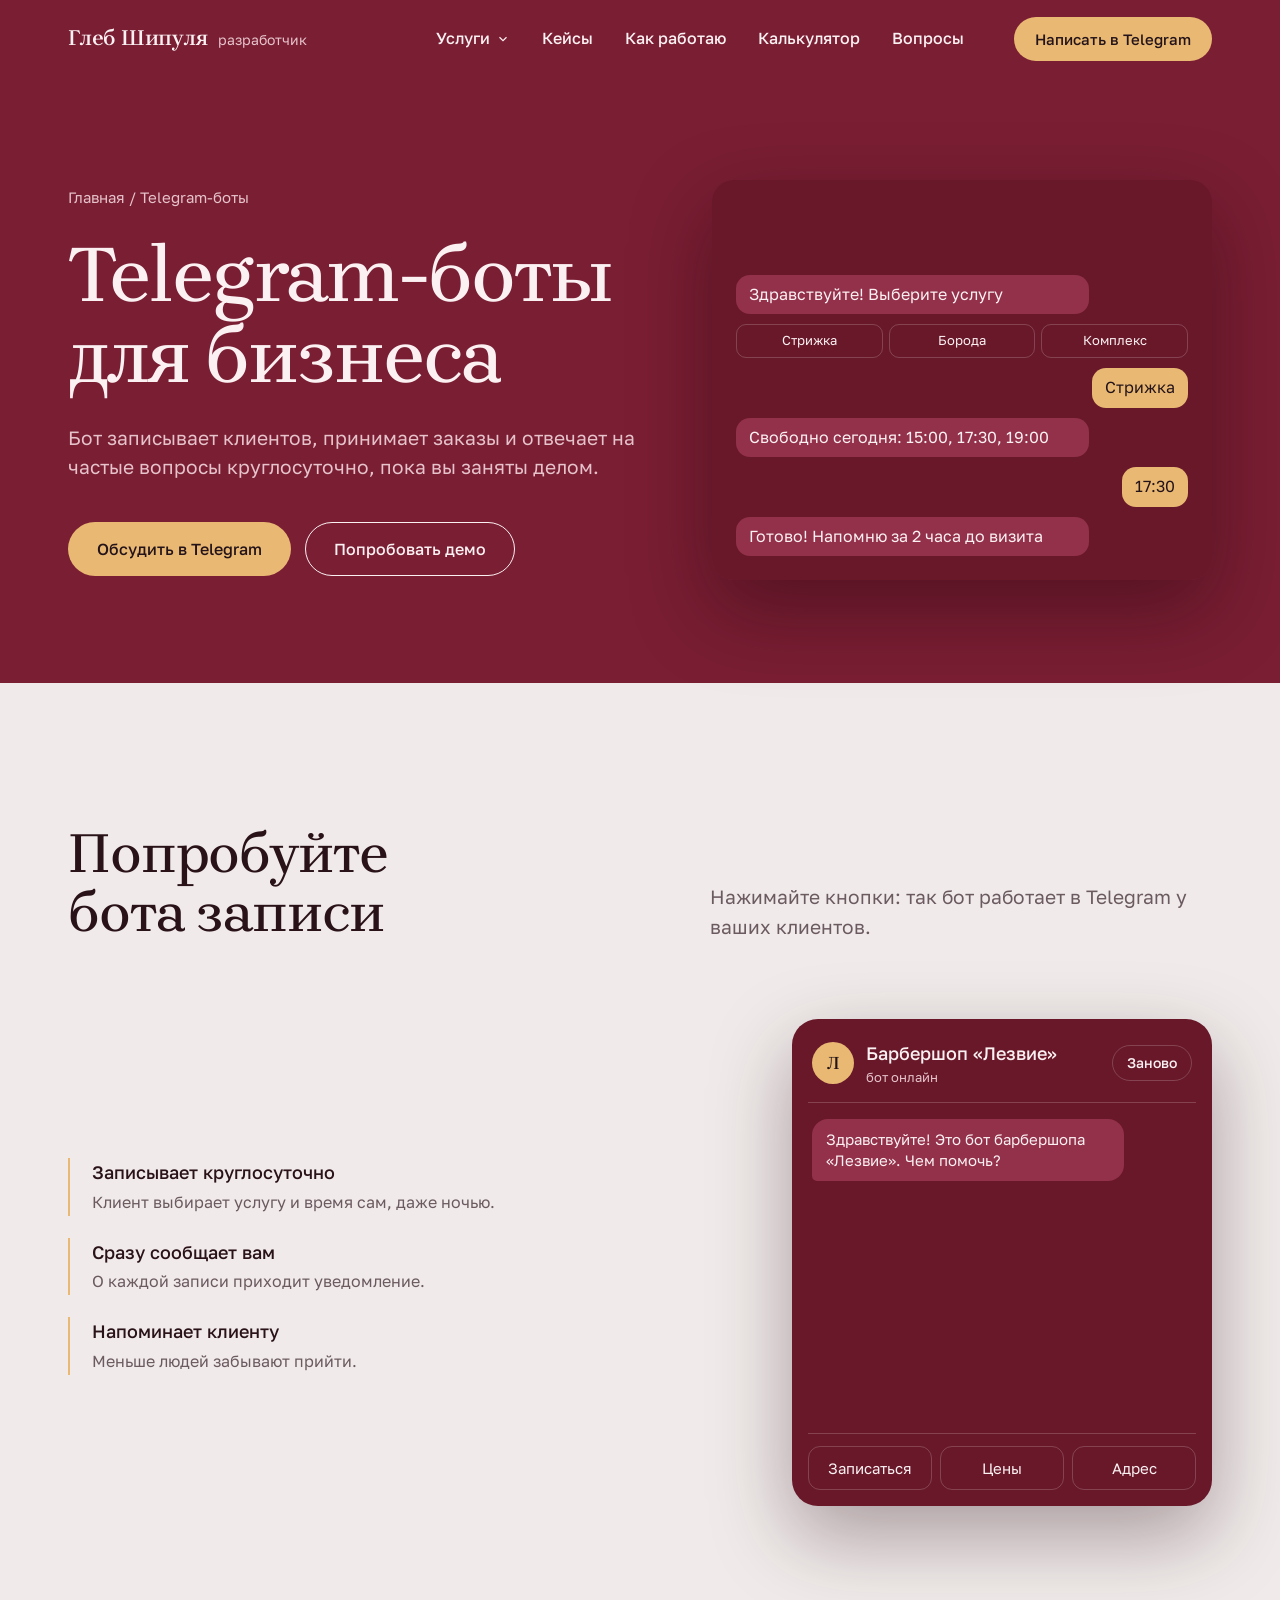
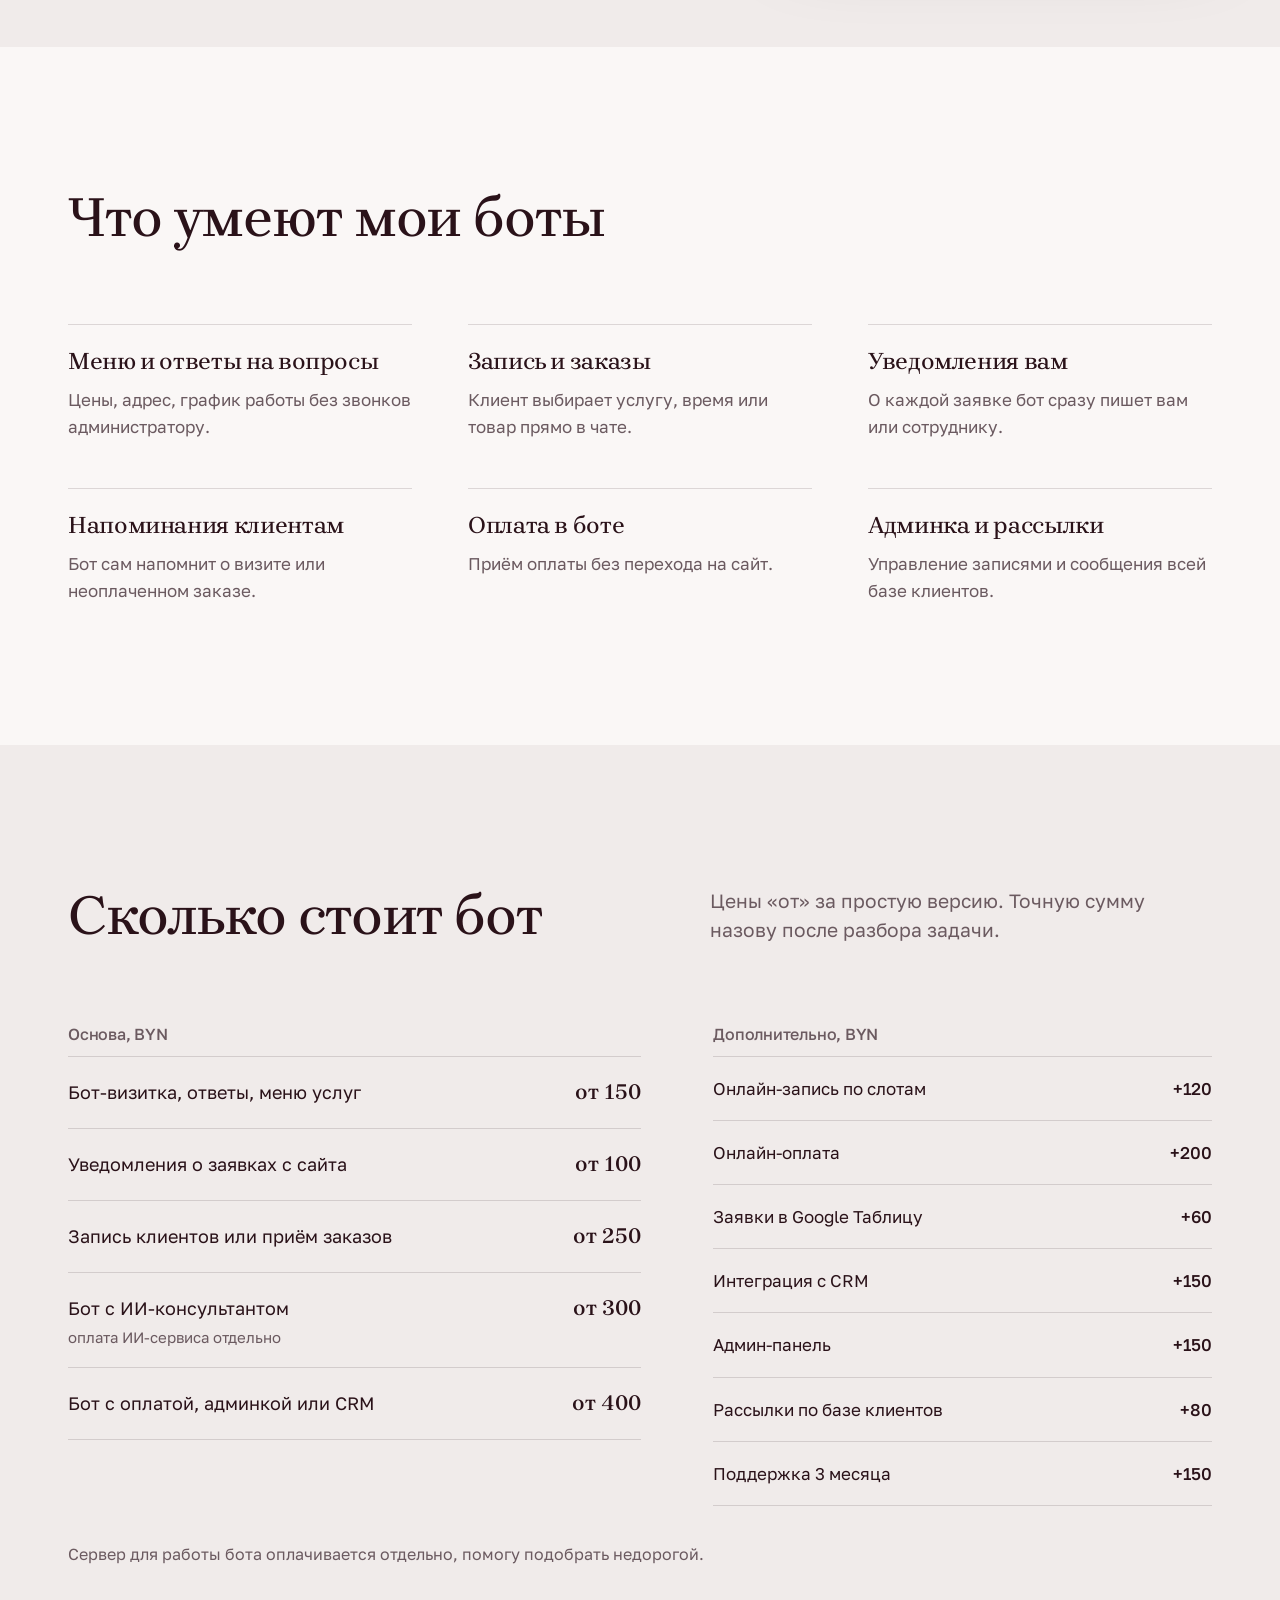
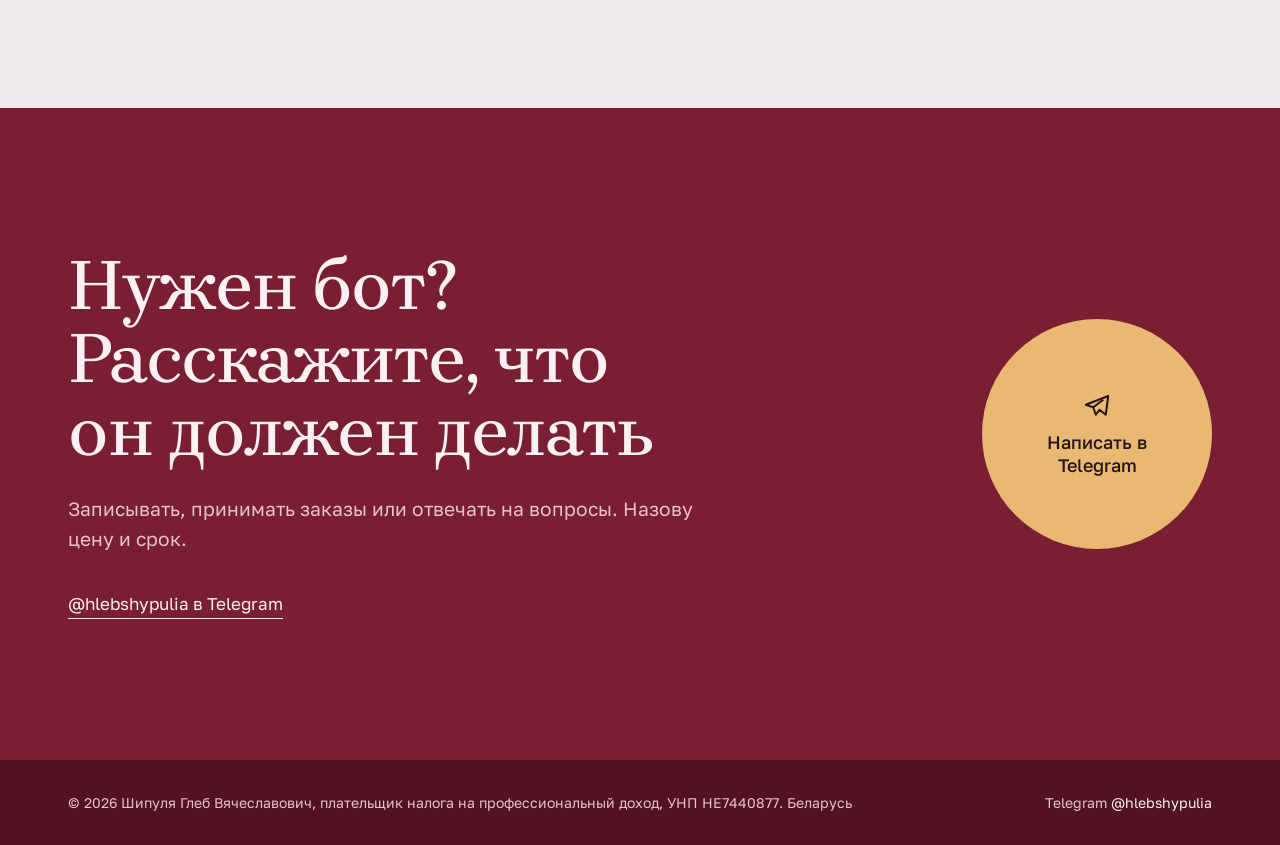
<file: bots/index.html>
<!doctype html>
<html lang="ru">
<head>
<meta charset="utf-8">
<meta name="viewport" content="width=device-width, initial-scale=1, viewport-fit=cover">
<title>Telegram-боты — Глеб Шипуля</title>
<meta name="description" content="Telegram-боты для записи клиентов, приёма заказов и ответов на вопросы. От 150 BYN, живое демо на странице.">
<meta property="og:type" content="website">
<meta property="og:title" content="Telegram-боты — Глеб Шипуля">
<meta property="og:description" content="Бот записи, заказов и ответов на вопросы. Попробуйте демо прямо на странице.">
<meta property="og:locale" content="ru_RU">
<meta name="theme-color" content="#7A1E33">
<link rel="icon" href="data:image/svg+xml,%3Csvg xmlns='http://www.w3.org/2000/svg' viewBox='0 0 64 64'%3E%3Crect width='64' height='64' rx='16' fill='%237A1E33'/%3E%3Ctext x='32' y='46' font-family='Georgia,serif' font-weight='700' font-size='40' text-anchor='middle' fill='%23E9B872'%3E%D0%93%3C/text%3E%3C/svg%3E">
<link rel="preload" href="/fonts/brygada-1918-cyrillic-500-normal.woff2" as="font" type="font/woff2" crossorigin>
<link rel="preload" href="/fonts/golos-text-cyrillic-400-normal.woff2" as="font" type="font/woff2" crossorigin>
<link rel="stylesheet" href="/css/site.css?v=12">
</head>
<body>
<a class="skip" href="#main">Перейти к содержанию</a>
<header class="hdr">
  <div class="wrap">
    <a class="logo" href="/" aria-label="Глеб Шипуля, на главную">Глеб Шипуля<small>разработчик</small></a>
    <nav class="nav" aria-label="Основное меню">
      <div class="drop">
        <button class="drop-btn" type="button" aria-expanded="false" aria-controls="dropMenu">Услуги<svg viewBox="0 0 24 24" aria-hidden="true"><path d="m6 9 6 6 6-6"/></svg></button>
        <div class="drop-menu" id="dropMenu" hidden>
          <a href="/sites/"><b>Сайты и лендинги</b><span>от 290 BYN</span></a>
          <a href="/bots/" aria-current="page"><b>Telegram-боты</b><span>от 150 BYN</span></a>
          <a href="/automation/"><b>Автоматизация</b><span>от 50 BYN</span></a>
          <a href="/ads/"><b>Реклама в Яндекс и Google</b><span>от 200 BYN</span></a>
          <a href="/support/"><b>Доработка и поддержка</b><span>от 35 BYN</span></a>
        </div>
      </div>
      <a href="/projects/">Кейсы</a>
      <a href="/#process">Как работаю</a>
      <a href="/#calc">Калькулятор</a>
      <a href="/#faq">Вопросы</a>
    </nav>
    <a class="btn btn-amber btn-sm hdr-cta" href="https://t.me/hlebshypulia" target="_blank" rel="noopener" data-magnetic="0.25">Написать в Telegram</a>
    <button class="burger" type="button" aria-expanded="false" aria-controls="mnav" aria-label="Открыть меню"><i></i><i></i></button>
  </div>
</header>
<nav class="mnav" id="mnav" aria-label="Меню" hidden>
    <a class="big" href="/sites/">Сайты и лендинги<span>от 290 BYN</span></a>
    <a class="big" href="/bots/" aria-current="page">Telegram-боты<span>от 150 BYN</span></a>
    <a class="big" href="/automation/">Автоматизация<span>от 50 BYN</span></a>
    <a class="big" href="/ads/">Реклама в Яндекс и Google<span>от 200 BYN</span></a>
    <a class="big" href="/support/">Доработка и поддержка<span>от 35 BYN</span></a>
    <div class="sep"></div>
    <a class="sm" href="/projects/">Кейсы</a>
    <a class="sm" href="/#process">Как работаю</a>
    <a class="sm" href="/#calc">Калькулятор</a>
    <a class="sm" href="/#faq">Вопросы</a>
    <a class="btn btn-amber" href="https://t.me/hlebshypulia" target="_blank" rel="noopener">Написать в Telegram</a>
</nav>

<main id="main">
  <section class="phero dark">
    <div class="wrap">
      <div>
        <p class="crumbs"><a href="/">Главная</a> / Telegram-боты</p>
        <h1 class="h1" data-split>Telegram-боты для бизнеса</h1>
        <p class="lead" data-fade>Бот записывает клиентов, принимает заказы и отвечает на частые вопросы круглосуточно, пока вы заняты делом.</p>
        <div class="hero-cta" data-fade><a class="btn btn-amber" href="https://t.me/hlebshypulia" target="_blank" rel="noopener" data-magnetic>Обсудить в Telegram</a><a class="btn btn-line" href="#demo" data-magnetic>Попробовать демо</a></div>
      </div>
      <div class="phero-art" data-wipe><div class="mock-big" aria-hidden="true"><div class="mock mock-chat">
  <div class="m">Здравствуйте! Выберите услугу</div>
  <div class="kb"><span>Стрижка</span><span>Борода</span><span>Комплекс</span></div>
  <div class="m me">Стрижка</div>
  <div class="m">Свободно сегодня: 15:00, 17:30, 19:00</div>
  <div class="m me">17:30</div>
  <div class="m">Готово! Напомню за 2 часа до визита</div>
</div></div></div>
    </div>
  </section>
  <section class="sec " id="demo">
    <div class="wrap">
      <div class="sec-head">
        <h2 class="h2" data-split>Попробуйте бота записи</h2>
        <p class="lead" data-fade>Нажимайте кнопки: так бот работает в Telegram у ваших клиентов.</p>
      </div>
      <div class="demo">
        <div class="points">
          <div data-fade><b>Записывает круглосуточно</b><span>Клиент выбирает услугу и время сам, даже ночью.</span></div>
          <div data-fade><b>Сразу сообщает вам</b><span>О каждой записи приходит уведомление.</span></div>
          <div data-fade><b>Напоминает клиенту</b><span>Меньше людей забывают прийти.</span></div>
        </div>
        <div class="chat" id="chat">
          <div class="chat-top">
            <div class="chat-av" aria-hidden="true">Л</div>
            <div><div class="nm">Барбершоп «Лезвие»</div><div class="st">бот онлайн</div></div>
            <button class="btn btn-line" id="chatReset" type="button">Заново</button>
          </div>
          <div class="chat-log" id="chatLog" aria-live="polite"></div>
          <div class="chat-kb" id="chatKb"></div>
        </div>
      </div>
    </div>
  </section>
  <section class="sec paper">
    <div class="wrap">
      <div class="sec-head solo">
        <h2 class="h2" data-split>Что умеют мои боты</h2>
      </div>
      <div class="feats">
        <div class="feat" data-fade><h3>Меню и ответы на вопросы</h3><p>Цены, адрес, график работы без звонков администратору.</p></div>
        <div class="feat" data-fade><h3>Запись и заказы</h3><p>Клиент выбирает услугу, время или товар прямо в чате.</p></div>
        <div class="feat" data-fade><h3>Уведомления вам</h3><p>О каждой заявке бот сразу пишет вам или сотруднику.</p></div>
        <div class="feat" data-fade><h3>Напоминания клиентам</h3><p>Бот сам напомнит о визите или неоплаченном заказе.</p></div>
        <div class="feat" data-fade><h3>Оплата в боте</h3><p>Приём оплаты без перехода на сайт.</p></div>
        <div class="feat" data-fade><h3>Админка и рассылки</h3><p>Управление записями и сообщения всей базе клиентов.</p></div>
      </div>
    </div>
  </section>
  <section class="sec " id="prices">
    <div class="wrap">
      <div class="sec-head">
        <h2 class="h2" data-split>Сколько стоит бот</h2>
        <p class="lead" data-fade>Цены «от» за простую версию. Точную сумму назову после разбора задачи.</p>
      </div>
      <div class="ptables">
        <div class="ptable">
          <h3>Основа, BYN</h3>
          <ul>
          <li><span class="n">Бот-визитка, ответы, меню услуг</span><span class="p">от 150</span></li>
          <li><span class="n">Уведомления о заявках с сайта</span><span class="p">от 100</span></li>
          <li><span class="n">Запись клиентов или приём заказов</span><span class="p">от 250</span></li>
          <li><span class="n">Бот с ИИ-консультантом<small>оплата ИИ-сервиса отдельно</small></span><span class="p">от 300</span></li>
          <li><span class="n">Бот с оплатой, админкой или CRM</span><span class="p">от 400</span></li>
          </ul>
        </div>
        <div class="ptable opts">
          <h3>Дополнительно, BYN</h3>
          <ul>
          <li><span class="n">Онлайн-запись по слотам</span><span class="p">+120</span></li>
          <li><span class="n">Онлайн-оплата</span><span class="p">+200</span></li>
          <li><span class="n">Заявки в Google Таблицу</span><span class="p">+60</span></li>
          <li><span class="n">Интеграция с CRM</span><span class="p">+150</span></li>
          <li><span class="n">Админ-панель</span><span class="p">+150</span></li>
          <li><span class="n">Рассылки по базе клиентов</span><span class="p">+80</span></li>
          <li><span class="n">Поддержка 3 месяца</span><span class="p">+150</span></li>
          </ul>
        </div>
      </div>
      <p class="pnote">Сервер для работы бота оплачивается отдельно, помогу подобрать недорогой.</p>
    </div>
  </section>
  <section class="sec dark contact" id="contact">
    <div class="wrap">
      <div>
        <h2 data-split>Нужен бот? Расскажите, что он должен делать</h2>
        <p class="lead" data-fade>Записывать, принимать заказы или отвечать на вопросы. Назову цену и срок.</p>
        <div class="contact-links" data-fade>
          <a class="link" href="https://t.me/hlebshypulia" target="_blank" rel="noopener">@hlebshypulia в Telegram</a>
        </div>
      </div>
      <a class="orb" href="https://t.me/hlebshypulia" target="_blank" rel="noopener" data-magnetic="0.4"><svg viewBox="0 0 24 24" aria-hidden="true"><path d="M21 4 3 11l6 2 2 6 3-4 5 4z"/><path d="m9 13 8-6"/></svg>Написать в Telegram</a>
    </div>
  </section>
</main>

<footer class="foot">
  <div class="wrap">
    <span>© 2026 Шипуля Глеб Вячеславович, плательщик налога на профессиональный доход, УНП HE7440877. Беларусь</span>
    <span>Telegram <a href="https://t.me/hlebshypulia" target="_blank" rel="noopener">@hlebshypulia</a></span>
  </div>
</footer>
<script src="/js/bot-demo.js?v=12" defer></script>
<script src="/js/site.js?v=12" defer></script>
</body>
</html>
</file>
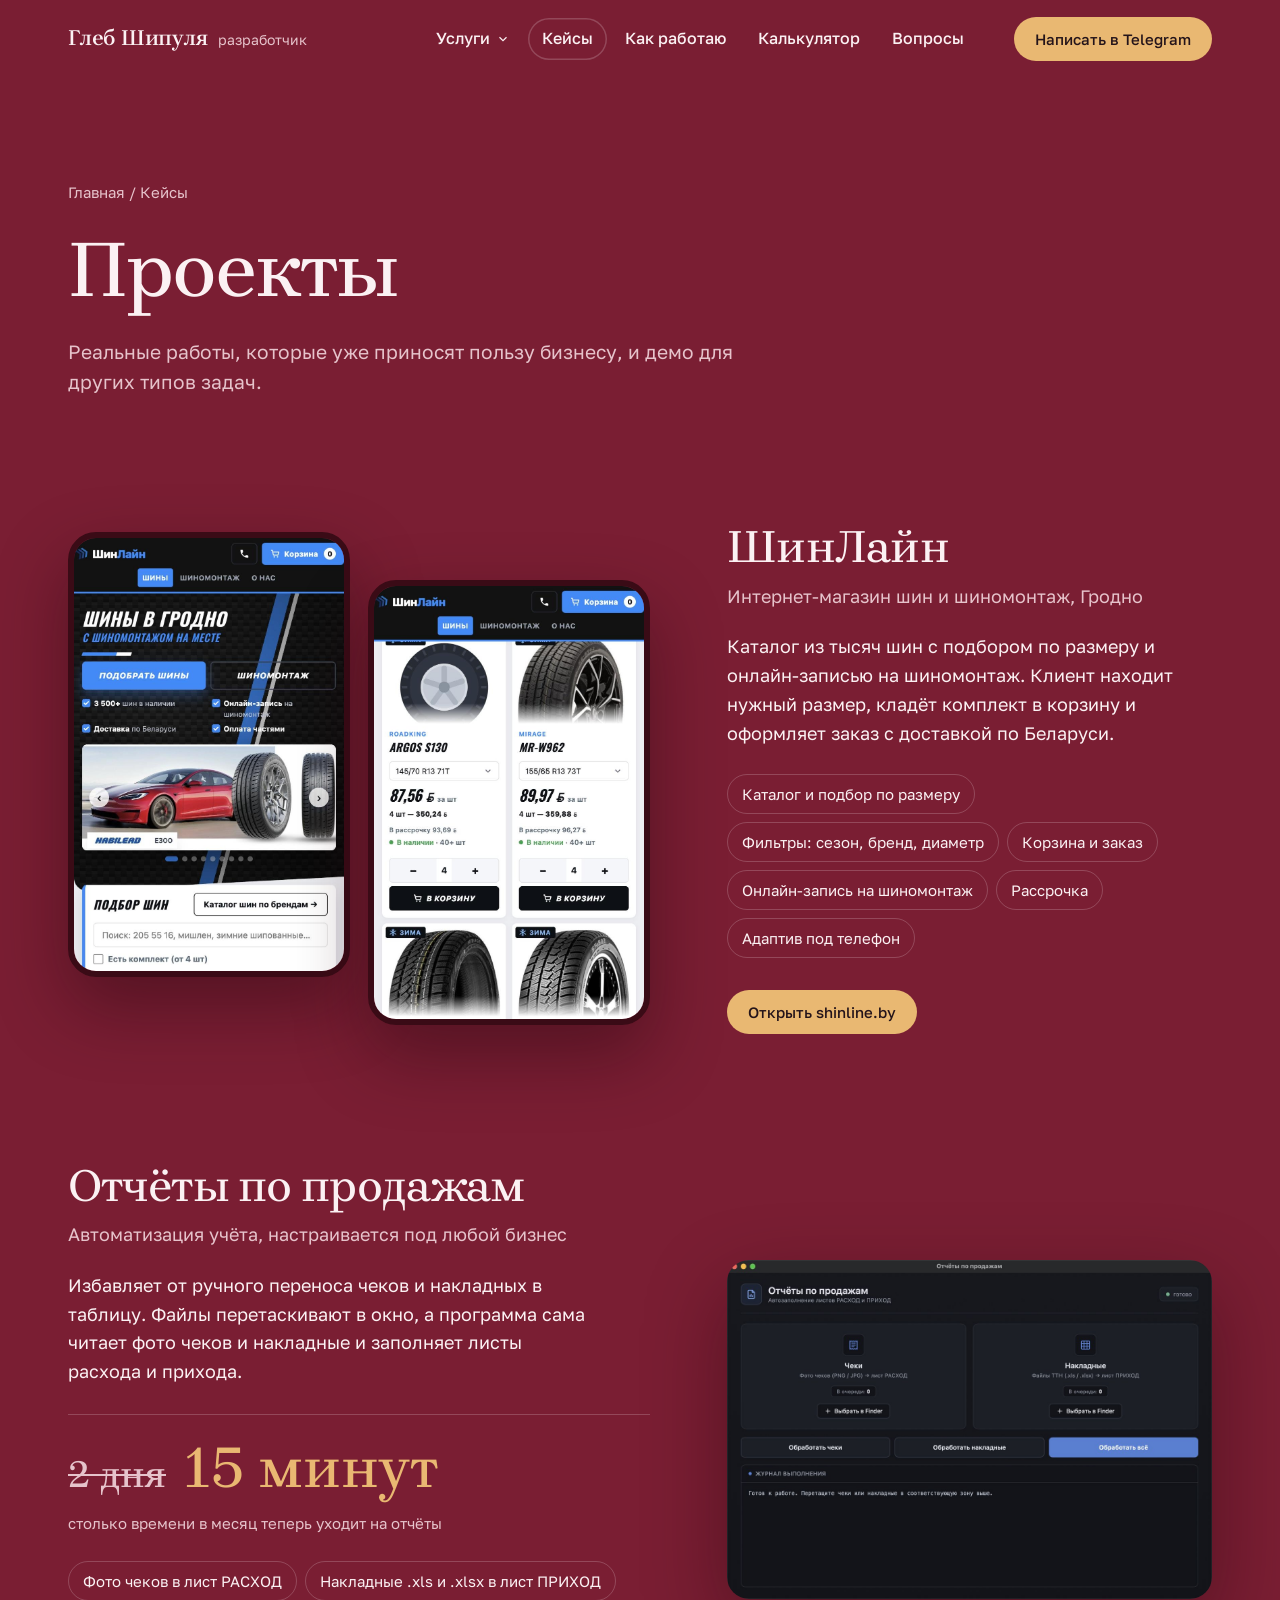
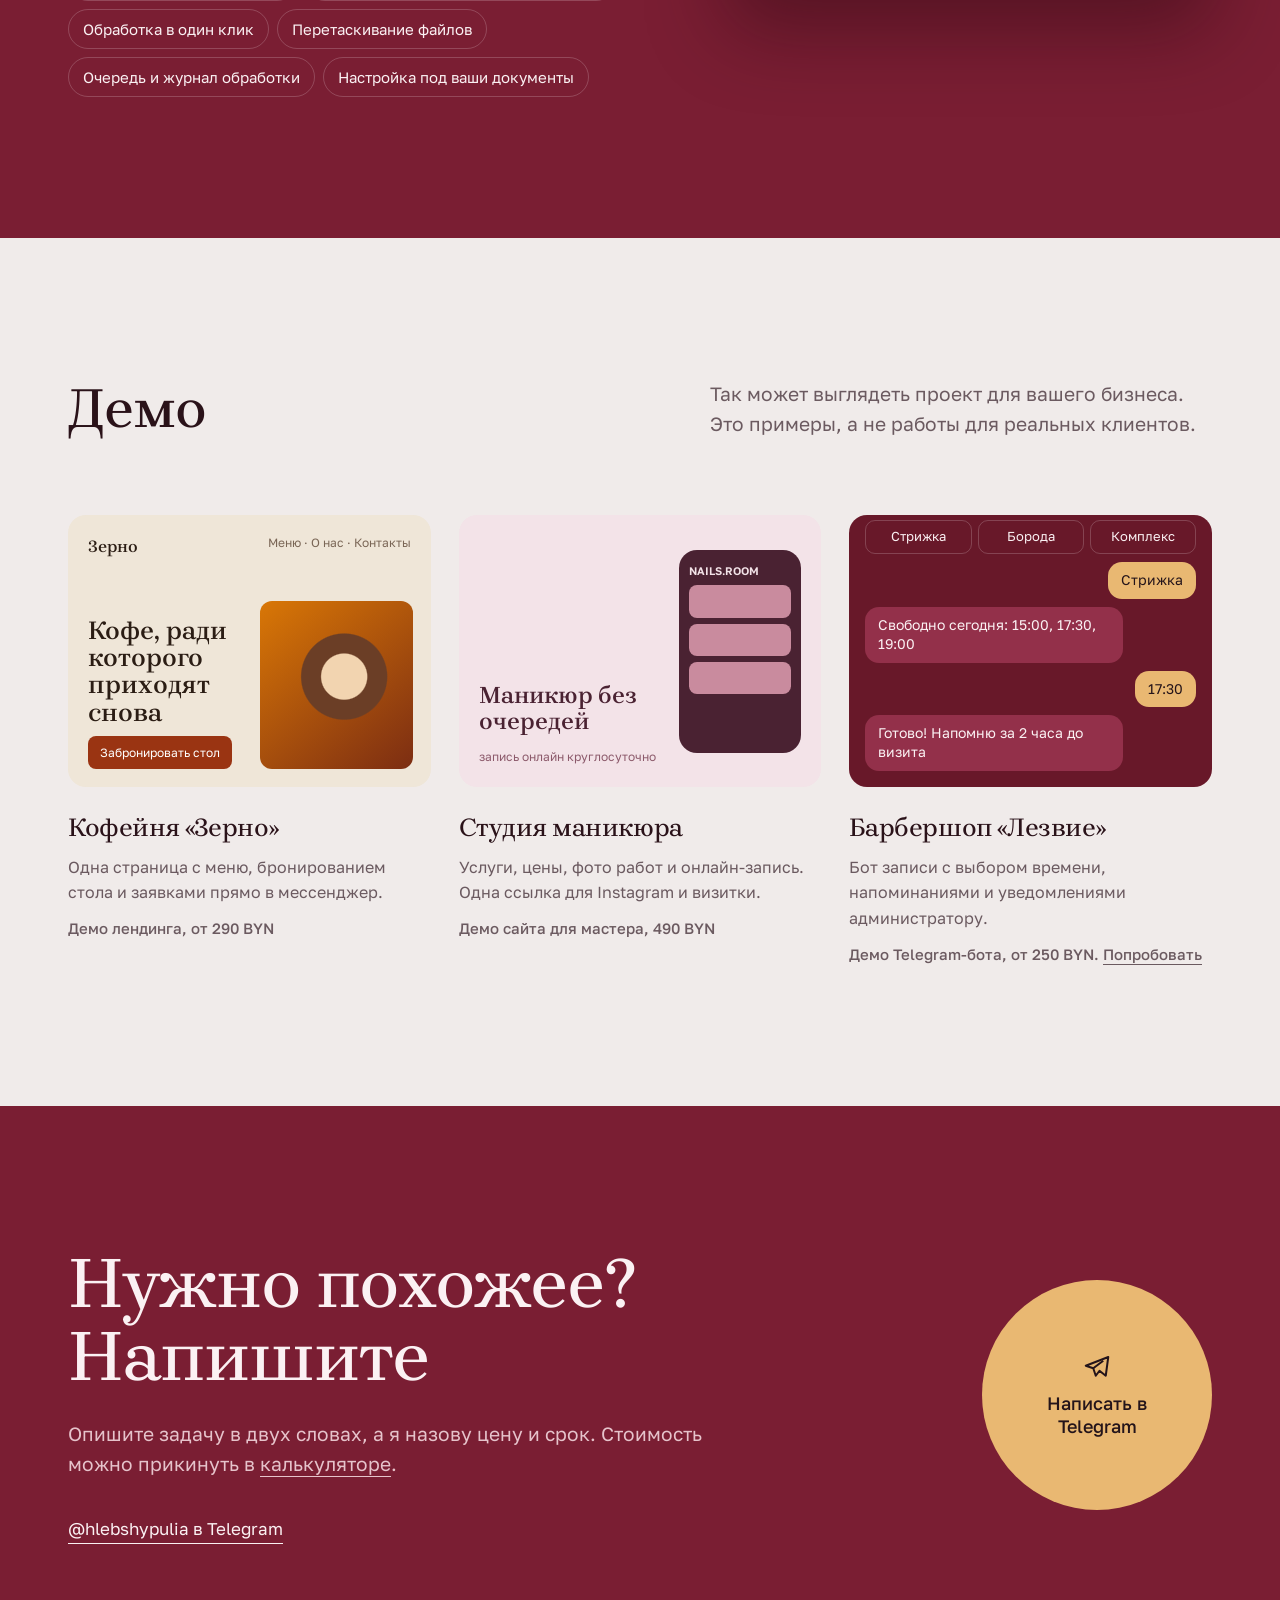
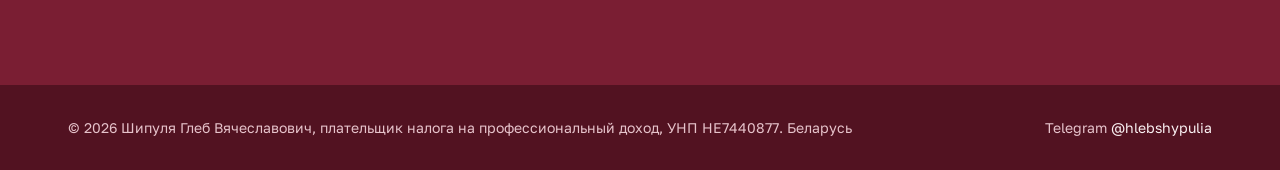
<file: projects/index.html>
<!doctype html>
<html lang="ru">
<head>
<meta charset="utf-8">
<meta name="viewport" content="width=device-width, initial-scale=1, viewport-fit=cover">
<title>Проекты — Глеб Шипуля</title>
<meta name="description" content="Реальные проекты: интернет-магазин шин ШинЛайн и программа «Отчёты по продажам». Демо сайтов и Telegram-бота.">
<meta property="og:type" content="website">
<meta property="og:title" content="Проекты — Глеб Шипуля">
<meta property="og:description" content="Интернет-магазин ШинЛайн и автоматизация отчётов: 2 дня в месяц превратились в 15 минут.">
<meta property="og:locale" content="ru_RU">
<meta name="theme-color" content="#7A1E33">
<link rel="icon" href="data:image/svg+xml,%3Csvg xmlns='http://www.w3.org/2000/svg' viewBox='0 0 64 64'%3E%3Crect width='64' height='64' rx='16' fill='%237A1E33'/%3E%3Ctext x='32' y='46' font-family='Georgia,serif' font-weight='700' font-size='40' text-anchor='middle' fill='%23E9B872'%3E%D0%93%3C/text%3E%3C/svg%3E">
<link rel="preload" href="/fonts/brygada-1918-cyrillic-500-normal.woff2" as="font" type="font/woff2" crossorigin>
<link rel="preload" href="/fonts/golos-text-cyrillic-400-normal.woff2" as="font" type="font/woff2" crossorigin>
<link rel="stylesheet" href="/css/site.css?v=12">
</head>
<body>
<a class="skip" href="#main">Перейти к содержанию</a>
<header class="hdr">
  <div class="wrap">
    <a class="logo" href="/" aria-label="Глеб Шипуля, на главную">Глеб Шипуля<small>разработчик</small></a>
    <nav class="nav" aria-label="Основное меню">
      <div class="drop">
        <button class="drop-btn" type="button" aria-expanded="false" aria-controls="dropMenu">Услуги<svg viewBox="0 0 24 24" aria-hidden="true"><path d="m6 9 6 6 6-6"/></svg></button>
        <div class="drop-menu" id="dropMenu" hidden>
          <a href="/sites/"><b>Сайты и лендинги</b><span>от 290 BYN</span></a>
          <a href="/bots/"><b>Telegram-боты</b><span>от 150 BYN</span></a>
          <a href="/automation/"><b>Автоматизация</b><span>от 50 BYN</span></a>
          <a href="/ads/"><b>Реклама в Яндекс и Google</b><span>от 200 BYN</span></a>
          <a href="/support/"><b>Доработка и поддержка</b><span>от 35 BYN</span></a>
        </div>
      </div>
      <a href="/projects/" aria-current="page">Кейсы</a>
      <a href="/#process">Как работаю</a>
      <a href="/#calc">Калькулятор</a>
      <a href="/#faq">Вопросы</a>
    </nav>
    <a class="btn btn-amber btn-sm hdr-cta" href="https://t.me/hlebshypulia" target="_blank" rel="noopener" data-magnetic="0.25">Написать в Telegram</a>
    <button class="burger" type="button" aria-expanded="false" aria-controls="mnav" aria-label="Открыть меню"><i></i><i></i></button>
  </div>
</header>
<nav class="mnav" id="mnav" aria-label="Меню" hidden>
    <a class="big" href="/sites/">Сайты и лендинги<span>от 290 BYN</span></a>
    <a class="big" href="/bots/">Telegram-боты<span>от 150 BYN</span></a>
    <a class="big" href="/automation/">Автоматизация<span>от 50 BYN</span></a>
    <a class="big" href="/ads/">Реклама в Яндекс и Google<span>от 200 BYN</span></a>
    <a class="big" href="/support/">Доработка и поддержка<span>от 35 BYN</span></a>
    <div class="sep"></div>
    <a class="sm" href="/projects/" aria-current="page">Кейсы</a>
    <a class="sm" href="/#process">Как работаю</a>
    <a class="sm" href="/#calc">Калькулятор</a>
    <a class="sm" href="/#faq">Вопросы</a>
    <a class="btn btn-amber" href="https://t.me/hlebshypulia" target="_blank" rel="noopener">Написать в Telegram</a>
</nav>

<main id="main">
  <section class="phero dark solo">
    <div class="wrap">
      <div>
        <p class="crumbs"><a href="/">Главная</a> / Кейсы</p>
        <h1 class="h1" data-split>Проекты</h1>
        <p class="lead" data-fade>Реальные работы, которые уже приносят пользу бизнесу, и демо для других типов задач.</p>
        
      </div>
    </div>
  </section>
  <section class="sec dark cont">
    <div class="wrap">

      <div class="cases">
        <article class="case" id="shinline">
          <a class="case-media" href="https://shinline.by" target="_blank" rel="noopener" data-cursor="Открыть" data-wipe aria-label="Открыть сайт shinline.by"><div class="phone-pair"><div class="ph"><img src="/img/shinline-hero.jpg" alt="Главный экран сайта ШинЛайн на телефоне" width="800" height="1283" loading="lazy"></div><div class="ph"><img src="/img/shinline-catalog.jpg" alt="Каталог шин с ценами на сайте ШинЛайн" width="800" height="1283" loading="lazy"></div></div></a>
          <div>
            <h3 data-split>ШинЛайн</h3>
            <p class="where">Интернет-магазин шин и шиномонтаж, Гродно</p>
            <p class="desc">Каталог из тысяч шин с подбором по размеру и онлайн-записью на шиномонтаж. Клиент находит нужный размер, кладёт комплект в корзину и оформляет заказ с доставкой по Беларуси.</p>
            <ul class="tags"><li>Каталог и подбор по размеру</li><li>Фильтры: сезон, бренд, диаметр</li><li>Корзина и заказ</li><li>Онлайн-запись на шиномонтаж</li><li>Рассрочка</li><li>Адаптив под телефон</li></ul>
            <div class="actions">
            <a class="btn btn-amber btn-sm" href="https://shinline.by" target="_blank" rel="noopener">Открыть shinline.by</a>
            </div>
          </div>
        </article>
        <article class="case flip" id="reports">
          <a class="case-media" href="/automation/" data-cursor="Хочу так же" data-wipe><div class="shot"><img src="/img/reports-app.jpg?v=2" alt="Окно программы «Отчёты по продажам»: зоны для чеков и накладных, кнопки обработки и журнал" width="1200" height="840" loading="lazy"></div></a>
          <div>
            <h3 data-split>Отчёты по продажам</h3>
            <p class="where">Автоматизация учёта, настраивается под любой бизнес</p>
            <p class="desc">Избавляет от ручного переноса чеков и накладных в таблицу. Файлы перетаскивают в окно, а программа сама читает фото чеков и накладные и заполняет листы расхода и прихода.</p>
            <div class="result" role="group" aria-label="Время на отчёты в месяц: было 2 дня, стало 15 минут">
              <s>2 дня</s><b>15 минут</b><small>столько времени в месяц теперь уходит на отчёты</small>
            </div>
            <ul class="tags"><li>Фото чеков в лист РАСХОД</li><li>Накладные .xls и .xlsx в лист ПРИХОД</li><li>Обработка в один клик</li><li>Перетаскивание файлов</li><li>Очередь и журнал обработки</li><li>Настройка под ваши документы</li></ul>
          </div>
        </article>
      </div>
    </div>
  </section>
  <section class="sec ">
    <div class="wrap">
      <div class="sec-head">
        <h2 class="h2" data-split>Демо</h2>
        <p class="lead" data-fade>Так может выглядеть проект для вашего бизнеса. Это примеры, а не работы для реальных клиентов.</p>
      </div>
      <div class="concepts">
        <article class="concept" data-fade>
          <div class="frame" aria-hidden="true"><div class="c-cafe"><div class="n"><b>Зерно</b><span>Меню · О нас · Контакты</span></div><h4>Кофе, ради которого приходят снова</h4><i>Забронировать стол</i><div class="img"></div></div></div>
          <h3>Кофейня «Зерно»</h3>
          <p>Одна страница с меню, бронированием стола и заявками прямо в мессенджер.</p>
          <p class="meta">Демо лендинга, от 290 BYN</p>
        </article>
        <article class="concept" data-fade>
          <div class="frame" aria-hidden="true"><div class="c-nails"><div><h4>Маникюр без очередей</h4><small>запись онлайн круглосуточно</small></div><div class="ph"><b>NAILS.ROOM</b><i></i><i></i><i></i></div></div></div>
          <h3>Студия маникюра</h3>
          <p>Услуги, цены, фото работ и онлайн-запись. Одна ссылка для Instagram и визитки.</p>
          <p class="meta">Демо сайта для мастера, 490 BYN</p>
        </article>
        <article class="concept" data-fade>
          <div class="frame" aria-hidden="true"><div class="c-bot"><div class="mock mock-chat">
  <div class="m">Здравствуйте! Выберите услугу</div>
  <div class="kb"><span>Стрижка</span><span>Борода</span><span>Комплекс</span></div>
  <div class="m me">Стрижка</div>
  <div class="m">Свободно сегодня: 15:00, 17:30, 19:00</div>
  <div class="m me">17:30</div>
  <div class="m">Готово! Напомню за 2 часа до визита</div>
</div></div></div>
          <h3>Барбершоп «Лезвие»</h3>
          <p>Бот записи с выбором времени, напоминаниями и уведомлениями администратору.</p>
          <p class="meta">Демо Telegram-бота, от 250 BYN. <a class="link" href="/bots/#demo">Попробовать</a></p>
        </article>
      </div>
    </div>
  </section>
  <section class="sec dark contact" id="contact">
    <div class="wrap">
      <div>
        <h2 data-split>Нужно похожее? Напишите</h2>
        <p class="lead" data-fade>Опишите задачу в двух словах, а я назову цену и срок. Стоимость можно прикинуть в <a class="link" href="/#calc">калькуляторе</a>.</p>
        <div class="contact-links" data-fade>
          <a class="link" href="https://t.me/hlebshypulia" target="_blank" rel="noopener">@hlebshypulia в Telegram</a>
        </div>
      </div>
      <a class="orb" href="https://t.me/hlebshypulia" target="_blank" rel="noopener" data-magnetic="0.4"><svg viewBox="0 0 24 24" aria-hidden="true"><path d="M21 4 3 11l6 2 2 6 3-4 5 4z"/><path d="m9 13 8-6"/></svg>Написать в Telegram</a>
    </div>
  </section>
</main>

<footer class="foot">
  <div class="wrap">
    <span>© 2026 Шипуля Глеб Вячеславович, плательщик налога на профессиональный доход, УНП HE7440877. Беларусь</span>
    <span>Telegram <a href="https://t.me/hlebshypulia" target="_blank" rel="noopener">@hlebshypulia</a></span>
  </div>
</footer>
<script src="/js/site.js?v=12" defer></script>
</body>
</html>
</file>
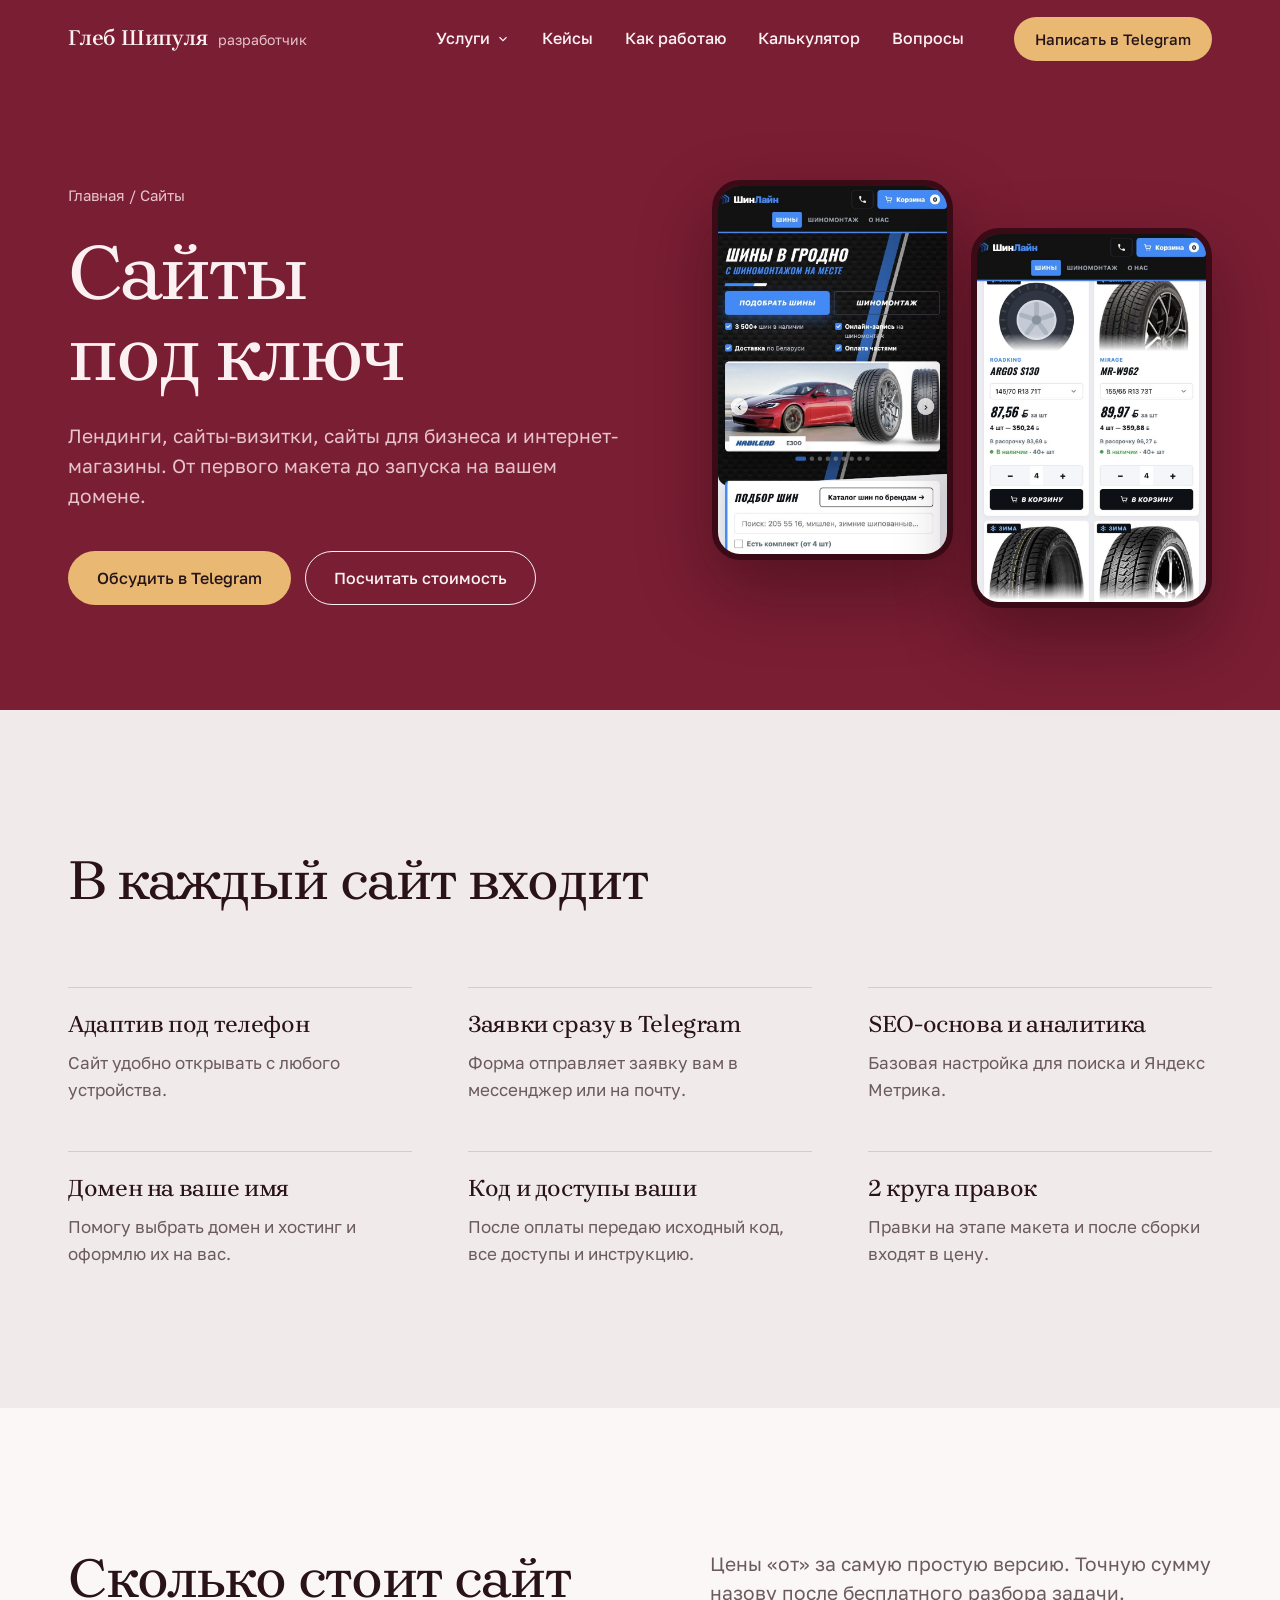
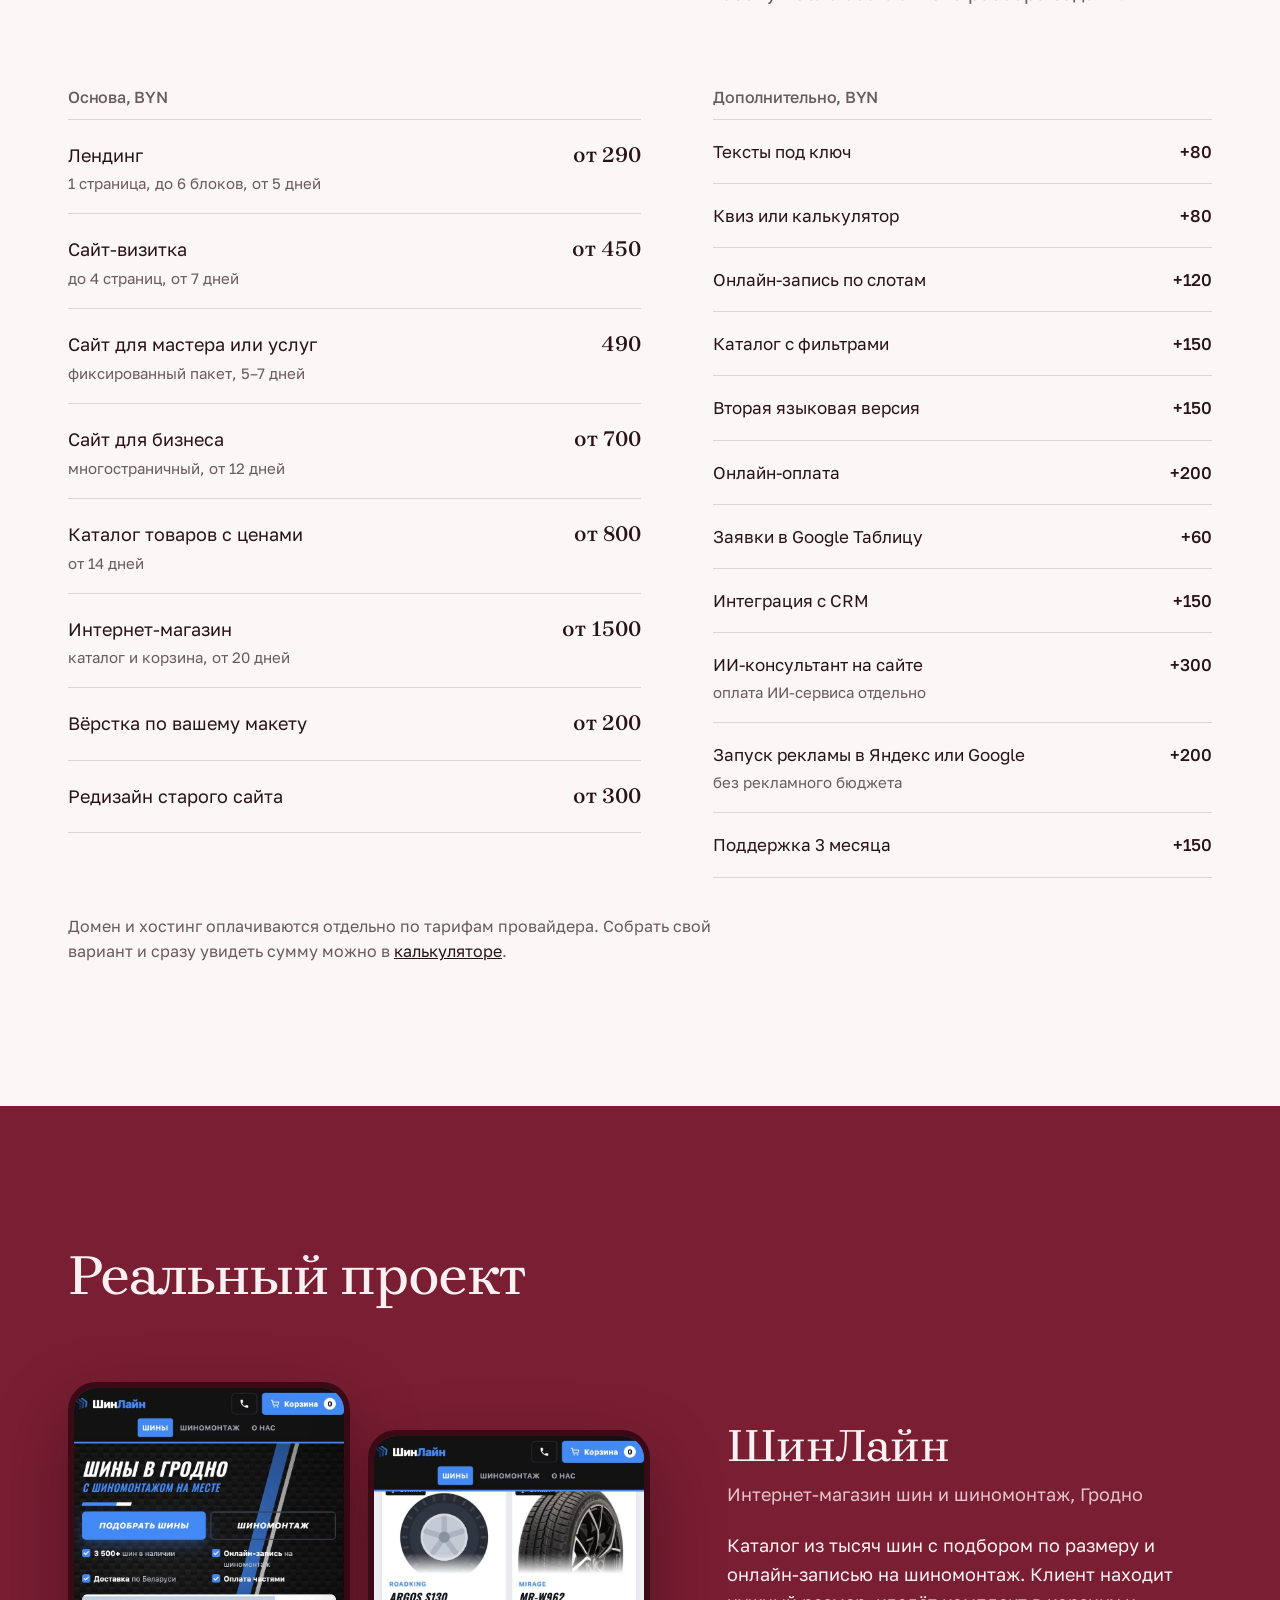
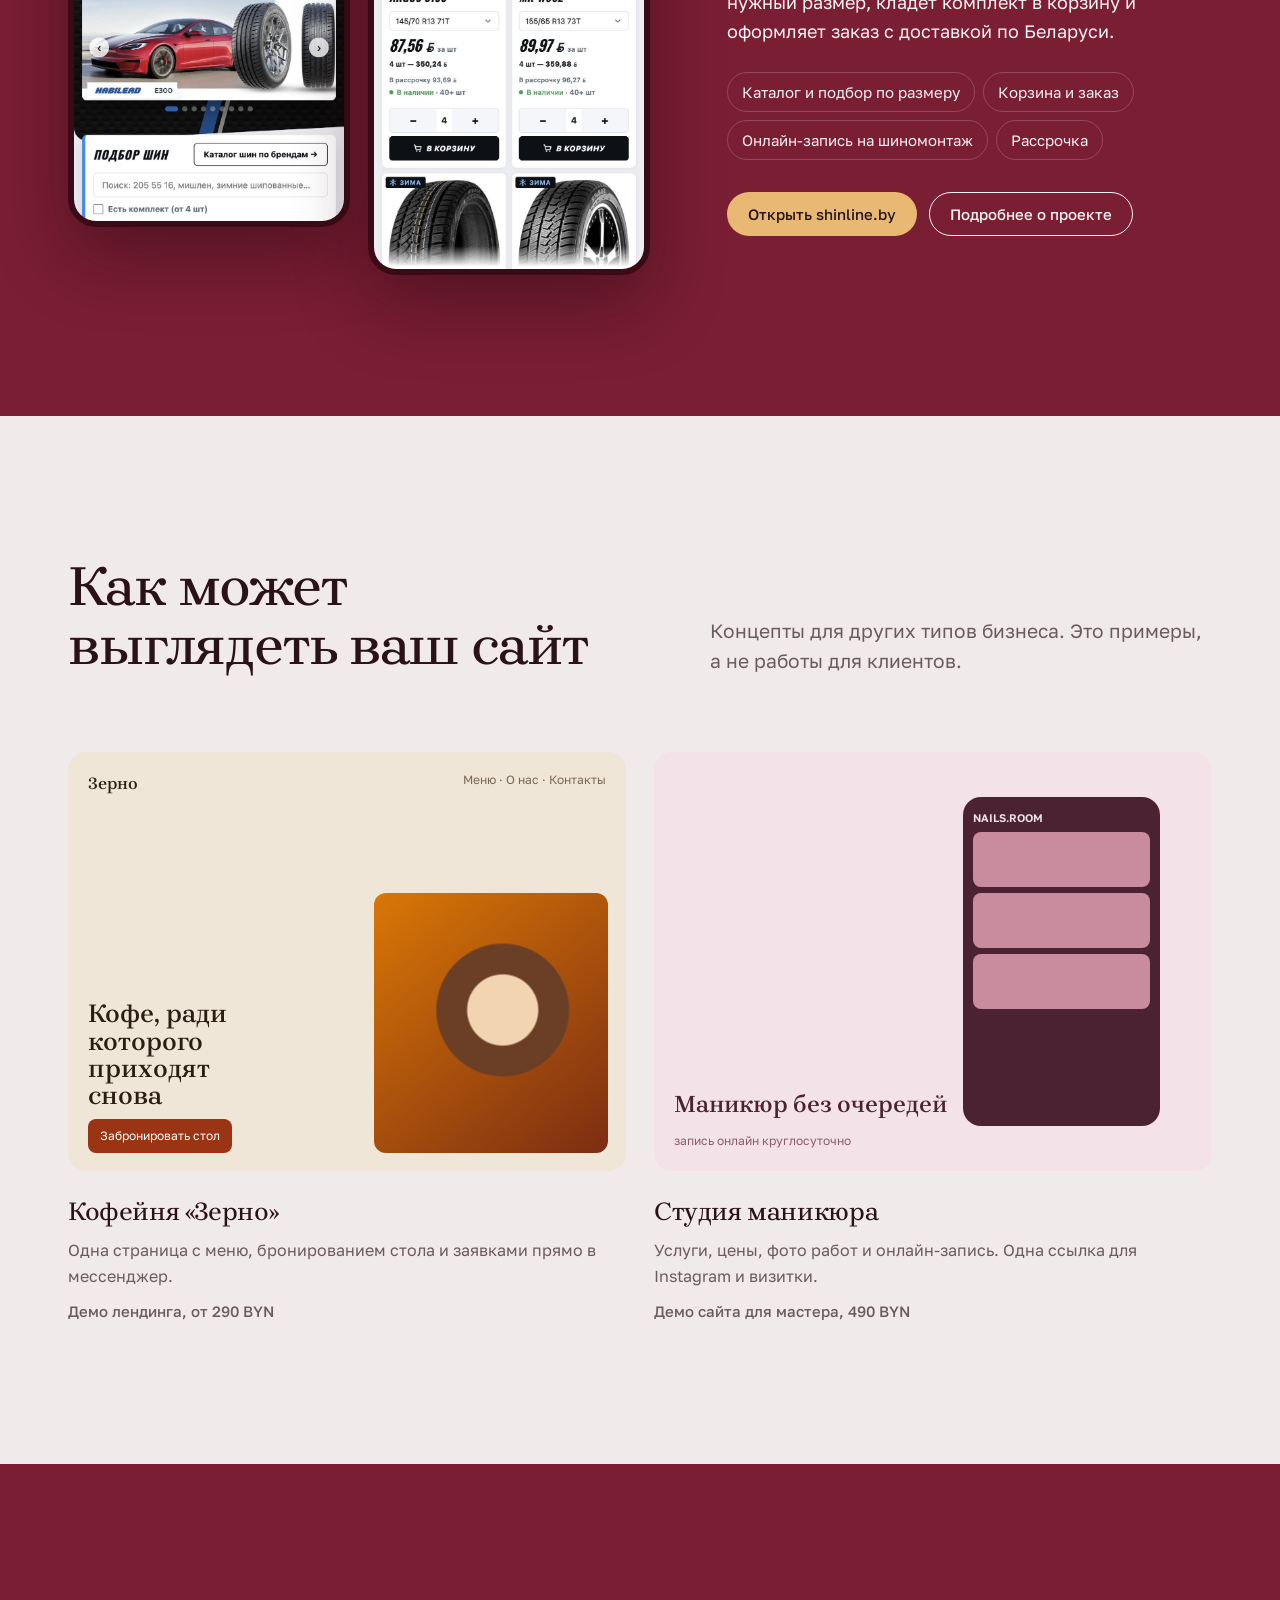
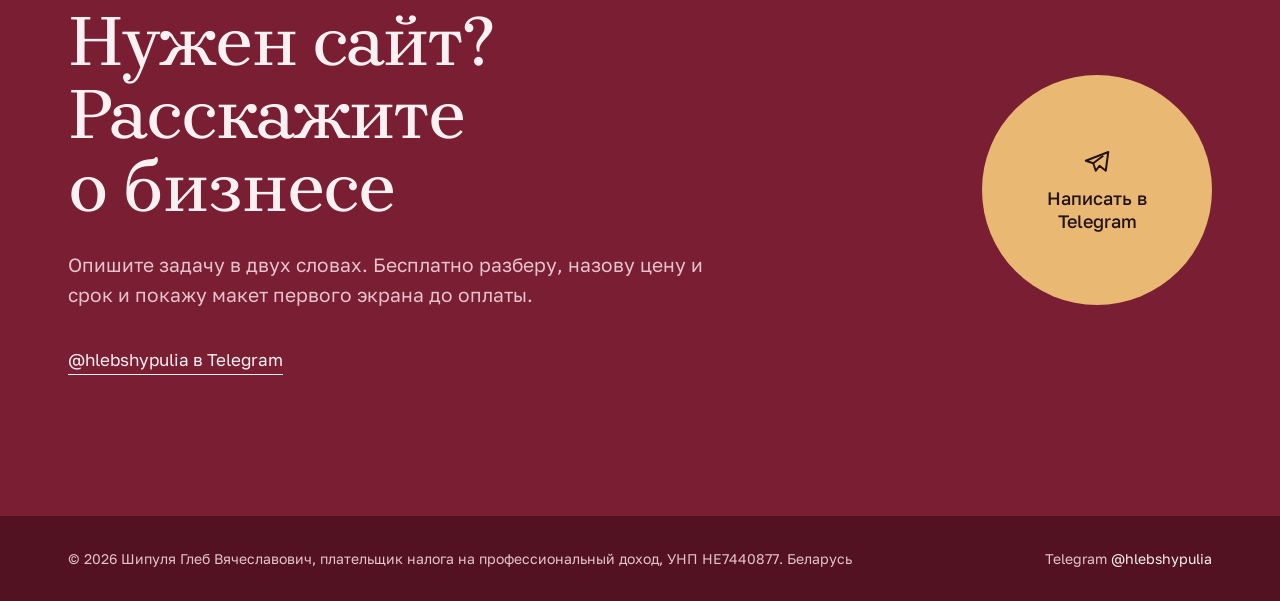
<file: sites/index.html>
<!doctype html>
<html lang="ru">
<head>
<meta charset="utf-8">
<meta name="viewport" content="width=device-width, initial-scale=1, viewport-fit=cover">
<title>Сайты под ключ — Глеб Шипуля</title>
<meta name="description" content="Лендинги, сайты-визитки, сайты для бизнеса и интернет-магазины под ключ. Цены от 290 BYN, работа как самозанятый с чеком.">
<meta property="og:type" content="website">
<meta property="og:title" content="Сайты под ключ — Глеб Шипуля">
<meta property="og:description" content="Лендинг от 290 BYN, сайт для бизнеса от 700 BYN, интернет-магазин от 1500 BYN.">
<meta property="og:locale" content="ru_RU">
<meta name="theme-color" content="#7A1E33">
<link rel="icon" href="data:image/svg+xml,%3Csvg xmlns='http://www.w3.org/2000/svg' viewBox='0 0 64 64'%3E%3Crect width='64' height='64' rx='16' fill='%237A1E33'/%3E%3Ctext x='32' y='46' font-family='Georgia,serif' font-weight='700' font-size='40' text-anchor='middle' fill='%23E9B872'%3E%D0%93%3C/text%3E%3C/svg%3E">
<link rel="preload" href="/fonts/brygada-1918-cyrillic-500-normal.woff2" as="font" type="font/woff2" crossorigin>
<link rel="preload" href="/fonts/golos-text-cyrillic-400-normal.woff2" as="font" type="font/woff2" crossorigin>
<link rel="stylesheet" href="/css/site.css?v=12">
</head>
<body>
<a class="skip" href="#main">Перейти к содержанию</a>
<header class="hdr">
  <div class="wrap">
    <a class="logo" href="/" aria-label="Глеб Шипуля, на главную">Глеб Шипуля<small>разработчик</small></a>
    <nav class="nav" aria-label="Основное меню">
      <div class="drop">
        <button class="drop-btn" type="button" aria-expanded="false" aria-controls="dropMenu">Услуги<svg viewBox="0 0 24 24" aria-hidden="true"><path d="m6 9 6 6 6-6"/></svg></button>
        <div class="drop-menu" id="dropMenu" hidden>
          <a href="/sites/" aria-current="page"><b>Сайты и лендинги</b><span>от 290 BYN</span></a>
          <a href="/bots/"><b>Telegram-боты</b><span>от 150 BYN</span></a>
          <a href="/automation/"><b>Автоматизация</b><span>от 50 BYN</span></a>
          <a href="/ads/"><b>Реклама в Яндекс и Google</b><span>от 200 BYN</span></a>
          <a href="/support/"><b>Доработка и поддержка</b><span>от 35 BYN</span></a>
        </div>
      </div>
      <a href="/projects/">Кейсы</a>
      <a href="/#process">Как работаю</a>
      <a href="/#calc">Калькулятор</a>
      <a href="/#faq">Вопросы</a>
    </nav>
    <a class="btn btn-amber btn-sm hdr-cta" href="https://t.me/hlebshypulia" target="_blank" rel="noopener" data-magnetic="0.25">Написать в Telegram</a>
    <button class="burger" type="button" aria-expanded="false" aria-controls="mnav" aria-label="Открыть меню"><i></i><i></i></button>
  </div>
</header>
<nav class="mnav" id="mnav" aria-label="Меню" hidden>
    <a class="big" href="/sites/" aria-current="page">Сайты и лендинги<span>от 290 BYN</span></a>
    <a class="big" href="/bots/">Telegram-боты<span>от 150 BYN</span></a>
    <a class="big" href="/automation/">Автоматизация<span>от 50 BYN</span></a>
    <a class="big" href="/ads/">Реклама в Яндекс и Google<span>от 200 BYN</span></a>
    <a class="big" href="/support/">Доработка и поддержка<span>от 35 BYN</span></a>
    <div class="sep"></div>
    <a class="sm" href="/projects/">Кейсы</a>
    <a class="sm" href="/#process">Как работаю</a>
    <a class="sm" href="/#calc">Калькулятор</a>
    <a class="sm" href="/#faq">Вопросы</a>
    <a class="btn btn-amber" href="https://t.me/hlebshypulia" target="_blank" rel="noopener">Написать в Telegram</a>
</nav>

<main id="main">
  <section class="phero dark">
    <div class="wrap">
      <div>
        <p class="crumbs"><a href="/">Главная</a> / Сайты</p>
        <h1 class="h1" data-split>Сайты под ключ</h1>
        <p class="lead" data-fade>Лендинги, сайты-визитки, сайты для бизнеса и интернет-магазины. От первого макета до запуска на вашем домене.</p>
        <div class="hero-cta" data-fade><a class="btn btn-amber" href="https://t.me/hlebshypulia" target="_blank" rel="noopener" data-magnetic>Обсудить в Telegram</a><a class="btn btn-line" href="/#calc" data-magnetic>Посчитать стоимость</a></div>
      </div>
      <div class="phero-art" data-wipe><div class="phone-pair"><div class="ph"><img src="/img/shinline-hero.jpg" alt="Главный экран сайта ШинЛайн на телефоне" width="800" height="1283" loading="lazy"></div><div class="ph"><img src="/img/shinline-catalog.jpg" alt="Каталог шин с ценами на сайте ШинЛайн" width="800" height="1283" loading="lazy"></div></div></div>
    </div>
  </section>
  <section class="sec ">
    <div class="wrap">
      <div class="sec-head solo">
        <h2 class="h2" data-split>В каждый сайт входит</h2>
      </div>
      <div class="feats">
        <div class="feat" data-fade><h3>Адаптив под телефон</h3><p>Сайт удобно открывать с любого устройства.</p></div>
        <div class="feat" data-fade><h3>Заявки сразу в Telegram</h3><p>Форма отправляет заявку вам в мессенджер или на почту.</p></div>
        <div class="feat" data-fade><h3>SEO-основа и аналитика</h3><p>Базовая настройка для поиска и Яндекс Метрика.</p></div>
        <div class="feat" data-fade><h3>Домен на ваше имя</h3><p>Помогу выбрать домен и хостинг и оформлю их на вас.</p></div>
        <div class="feat" data-fade><h3>Код и доступы ваши</h3><p>После оплаты передаю исходный код, все доступы и инструкцию.</p></div>
        <div class="feat" data-fade><h3>2 круга правок</h3><p>Правки на этапе макета и после сборки входят в цену.</p></div>
      </div>
    </div>
  </section>
  <section class="sec paper" id="prices">
    <div class="wrap">
      <div class="sec-head">
        <h2 class="h2" data-split>Сколько стоит сайт</h2>
        <p class="lead" data-fade>Цены «от» за самую простую версию. Точную сумму назову после бесплатного разбора задачи.</p>
      </div>
      <div class="ptables">
        <div class="ptable">
          <h3>Основа, BYN</h3>
          <ul>
          <li><span class="n">Лендинг<small>1 страница, до 6 блоков, от 5 дней</small></span><span class="p">от 290</span></li>
          <li><span class="n">Сайт-визитка<small>до 4 страниц, от 7 дней</small></span><span class="p">от 450</span></li>
          <li><span class="n">Сайт для мастера или услуг<small>фиксированный пакет, 5–7 дней</small></span><span class="p">490</span></li>
          <li><span class="n">Сайт для бизнеса<small>многостраничный, от 12 дней</small></span><span class="p">от 700</span></li>
          <li><span class="n">Каталог товаров с ценами<small>от 14 дней</small></span><span class="p">от 800</span></li>
          <li><span class="n">Интернет-магазин<small>каталог и корзина, от 20 дней</small></span><span class="p">от 1500</span></li>
          <li><span class="n">Вёрстка по вашему макету</span><span class="p">от 200</span></li>
          <li><span class="n">Редизайн старого сайта</span><span class="p">от 300</span></li>
          </ul>
        </div>
        <div class="ptable opts">
          <h3>Дополнительно, BYN</h3>
          <ul>
          <li><span class="n">Тексты под ключ</span><span class="p">+80</span></li>
          <li><span class="n">Квиз или калькулятор</span><span class="p">+80</span></li>
          <li><span class="n">Онлайн-запись по слотам</span><span class="p">+120</span></li>
          <li><span class="n">Каталог с фильтрами</span><span class="p">+150</span></li>
          <li><span class="n">Вторая языковая версия</span><span class="p">+150</span></li>
          <li><span class="n">Онлайн-оплата</span><span class="p">+200</span></li>
          <li><span class="n">Заявки в Google Таблицу</span><span class="p">+60</span></li>
          <li><span class="n">Интеграция с CRM</span><span class="p">+150</span></li>
          <li><span class="n">ИИ-консультант на сайте<small>оплата ИИ-сервиса отдельно</small></span><span class="p">+300</span></li>
          <li><span class="n">Запуск рекламы в Яндекс или Google<small>без рекламного бюджета</small></span><span class="p">+200</span></li>
          <li><span class="n">Поддержка 3 месяца</span><span class="p">+150</span></li>
          </ul>
        </div>
      </div>
      <p class="pnote">Домен и хостинг оплачиваются отдельно по тарифам провайдера. Собрать свой вариант и сразу увидеть сумму можно в <a href="/#calc">калькуляторе</a>.</p>
    </div>
  </section>
  <section class="sec dark">
    <div class="wrap">
      <div class="sec-head solo">
        <h2 class="h2" data-split>Реальный проект</h2>
      </div>
      <div class="cases">
        <article class="case" id="shinline">
          <a class="case-media" href="https://shinline.by" target="_blank" rel="noopener" data-cursor="Открыть" data-wipe aria-label="Открыть сайт shinline.by"><div class="phone-pair"><div class="ph"><img src="/img/shinline-hero.jpg" alt="Главный экран сайта ШинЛайн на телефоне" width="800" height="1283" loading="lazy"></div><div class="ph"><img src="/img/shinline-catalog.jpg" alt="Каталог шин с ценами на сайте ШинЛайн" width="800" height="1283" loading="lazy"></div></div></a>
          <div>
            <h3 data-split>ШинЛайн</h3>
            <p class="where">Интернет-магазин шин и шиномонтаж, Гродно</p>
            <p class="desc">Каталог из тысяч шин с подбором по размеру и онлайн-записью на шиномонтаж. Клиент находит нужный размер, кладёт комплект в корзину и оформляет заказ с доставкой по Беларуси.</p>
            <ul class="tags"><li>Каталог и подбор по размеру</li><li>Корзина и заказ</li><li>Онлайн-запись на шиномонтаж</li><li>Рассрочка</li></ul>
            <div class="actions">
            <a class="btn btn-amber btn-sm" href="https://shinline.by" target="_blank" rel="noopener">Открыть shinline.by</a>
            <a class="btn btn-line btn-sm" href="/projects/#shinline">Подробнее о проекте</a>
            </div>
          </div>
        </article>
      </div>
    </div>
  </section>
  <section class="sec ">
    <div class="wrap">
      <div class="sec-head">
        <h2 class="h2" data-split>Как может выглядеть ваш сайт</h2>
        <p class="lead" data-fade>Концепты для других типов бизнеса. Это примеры, а не работы для клиентов.</p>
      </div>
      <div class="concepts" style="grid-template-columns:repeat(2,minmax(0,1fr))">
        <article class="concept" data-fade>
          <div class="frame" aria-hidden="true"><div class="c-cafe"><div class="n"><b>Зерно</b><span>Меню · О нас · Контакты</span></div><h4>Кофе, ради которого приходят снова</h4><i>Забронировать стол</i><div class="img"></div></div></div>
          <h3>Кофейня «Зерно»</h3>
          <p>Одна страница с меню, бронированием стола и заявками прямо в мессенджер.</p>
          <p class="meta">Демо лендинга, от 290 BYN</p>
        </article>
        <article class="concept" data-fade>
          <div class="frame" aria-hidden="true"><div class="c-nails"><div><h4>Маникюр без очередей</h4><small>запись онлайн круглосуточно</small></div><div class="ph"><b>NAILS.ROOM</b><i></i><i></i><i></i></div></div></div>
          <h3>Студия маникюра</h3>
          <p>Услуги, цены, фото работ и онлайн-запись. Одна ссылка для Instagram и визитки.</p>
          <p class="meta">Демо сайта для мастера, 490 BYN</p>
        </article>
      </div>
    </div>
  </section>
  <section class="sec dark contact" id="contact">
    <div class="wrap">
      <div>
        <h2 data-split>Нужен сайт? Расскажите о бизнесе</h2>
        <p class="lead" data-fade>Опишите задачу в двух словах. Бесплатно разберу, назову цену и срок и покажу макет первого экрана до оплаты.</p>
        <div class="contact-links" data-fade>
          <a class="link" href="https://t.me/hlebshypulia" target="_blank" rel="noopener">@hlebshypulia в Telegram</a>
        </div>
      </div>
      <a class="orb" href="https://t.me/hlebshypulia" target="_blank" rel="noopener" data-magnetic="0.4"><svg viewBox="0 0 24 24" aria-hidden="true"><path d="M21 4 3 11l6 2 2 6 3-4 5 4z"/><path d="m9 13 8-6"/></svg>Написать в Telegram</a>
    </div>
  </section>
</main>

<footer class="foot">
  <div class="wrap">
    <span>© 2026 Шипуля Глеб Вячеславович, плательщик налога на профессиональный доход, УНП HE7440877. Беларусь</span>
    <span>Telegram <a href="https://t.me/hlebshypulia" target="_blank" rel="noopener">@hlebshypulia</a></span>
  </div>
</footer>
<script src="/js/site.js?v=12" defer></script>
</body>
</html>
</file>
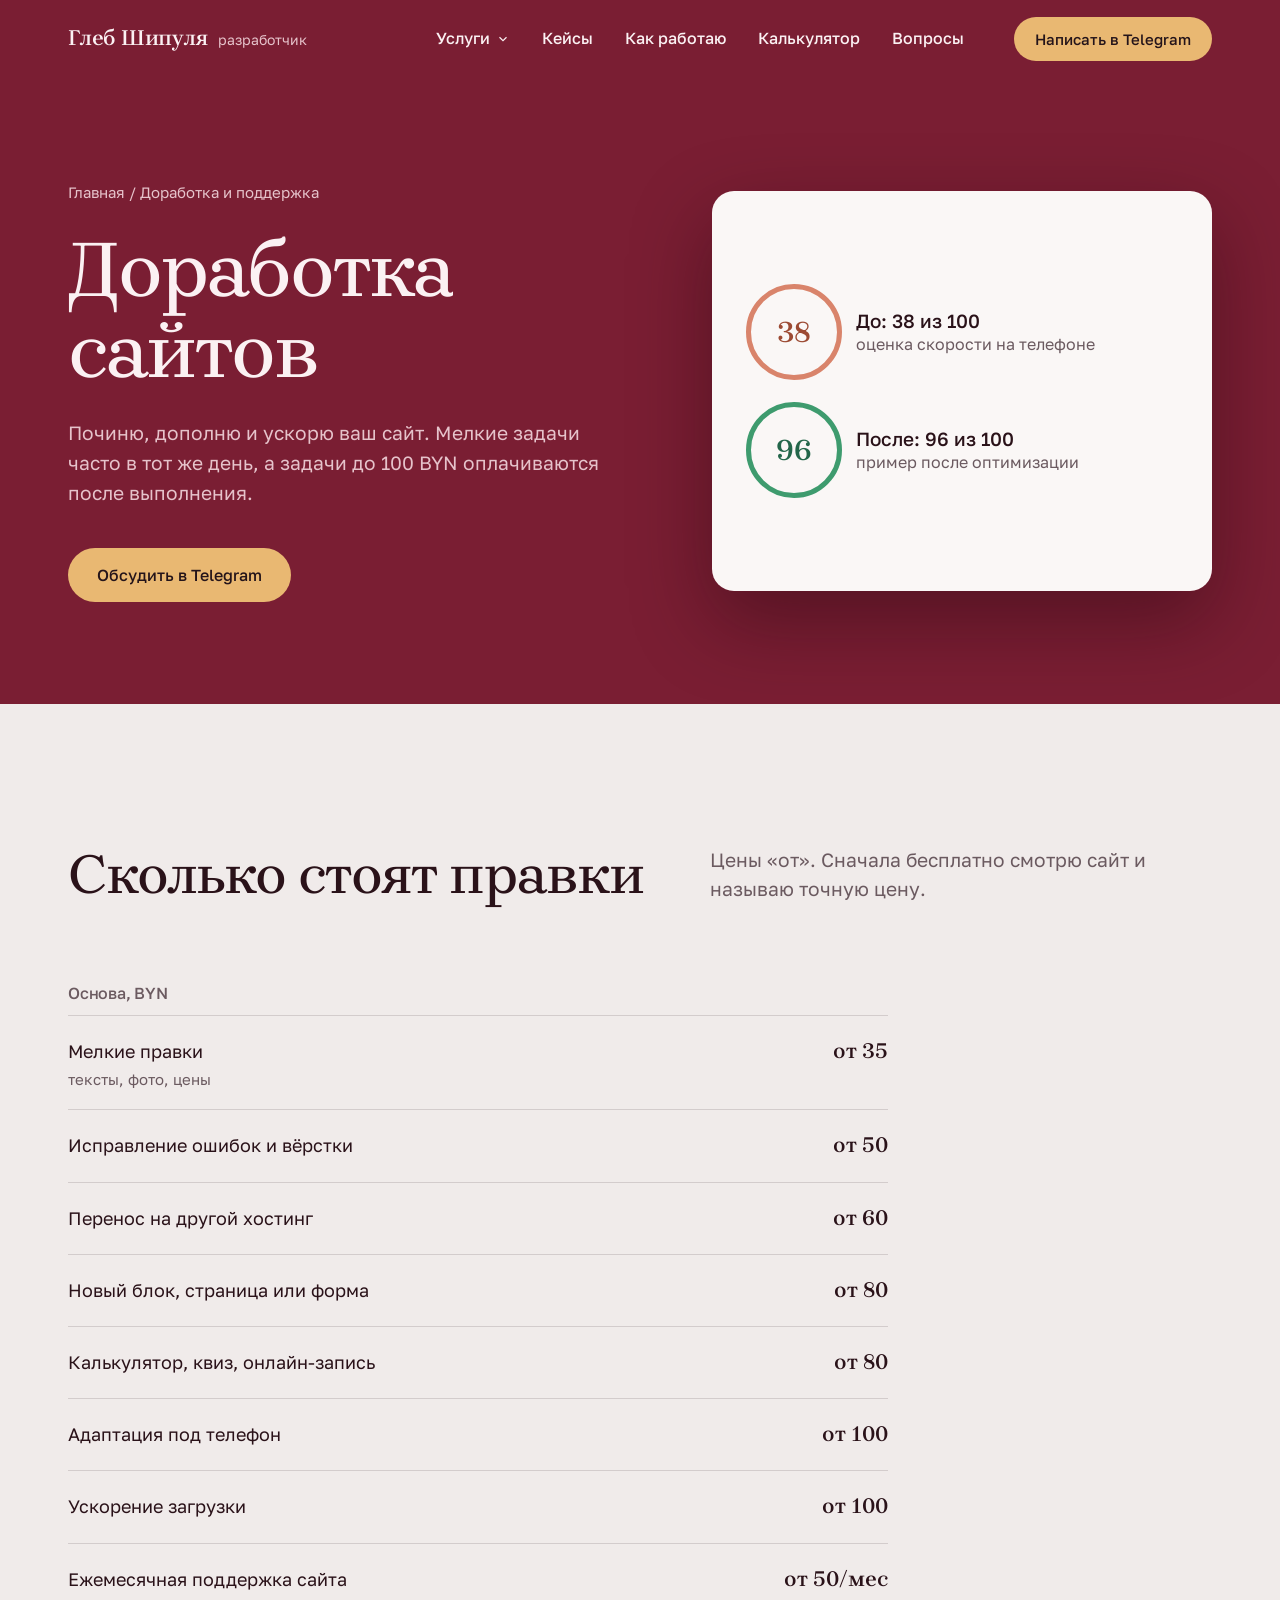
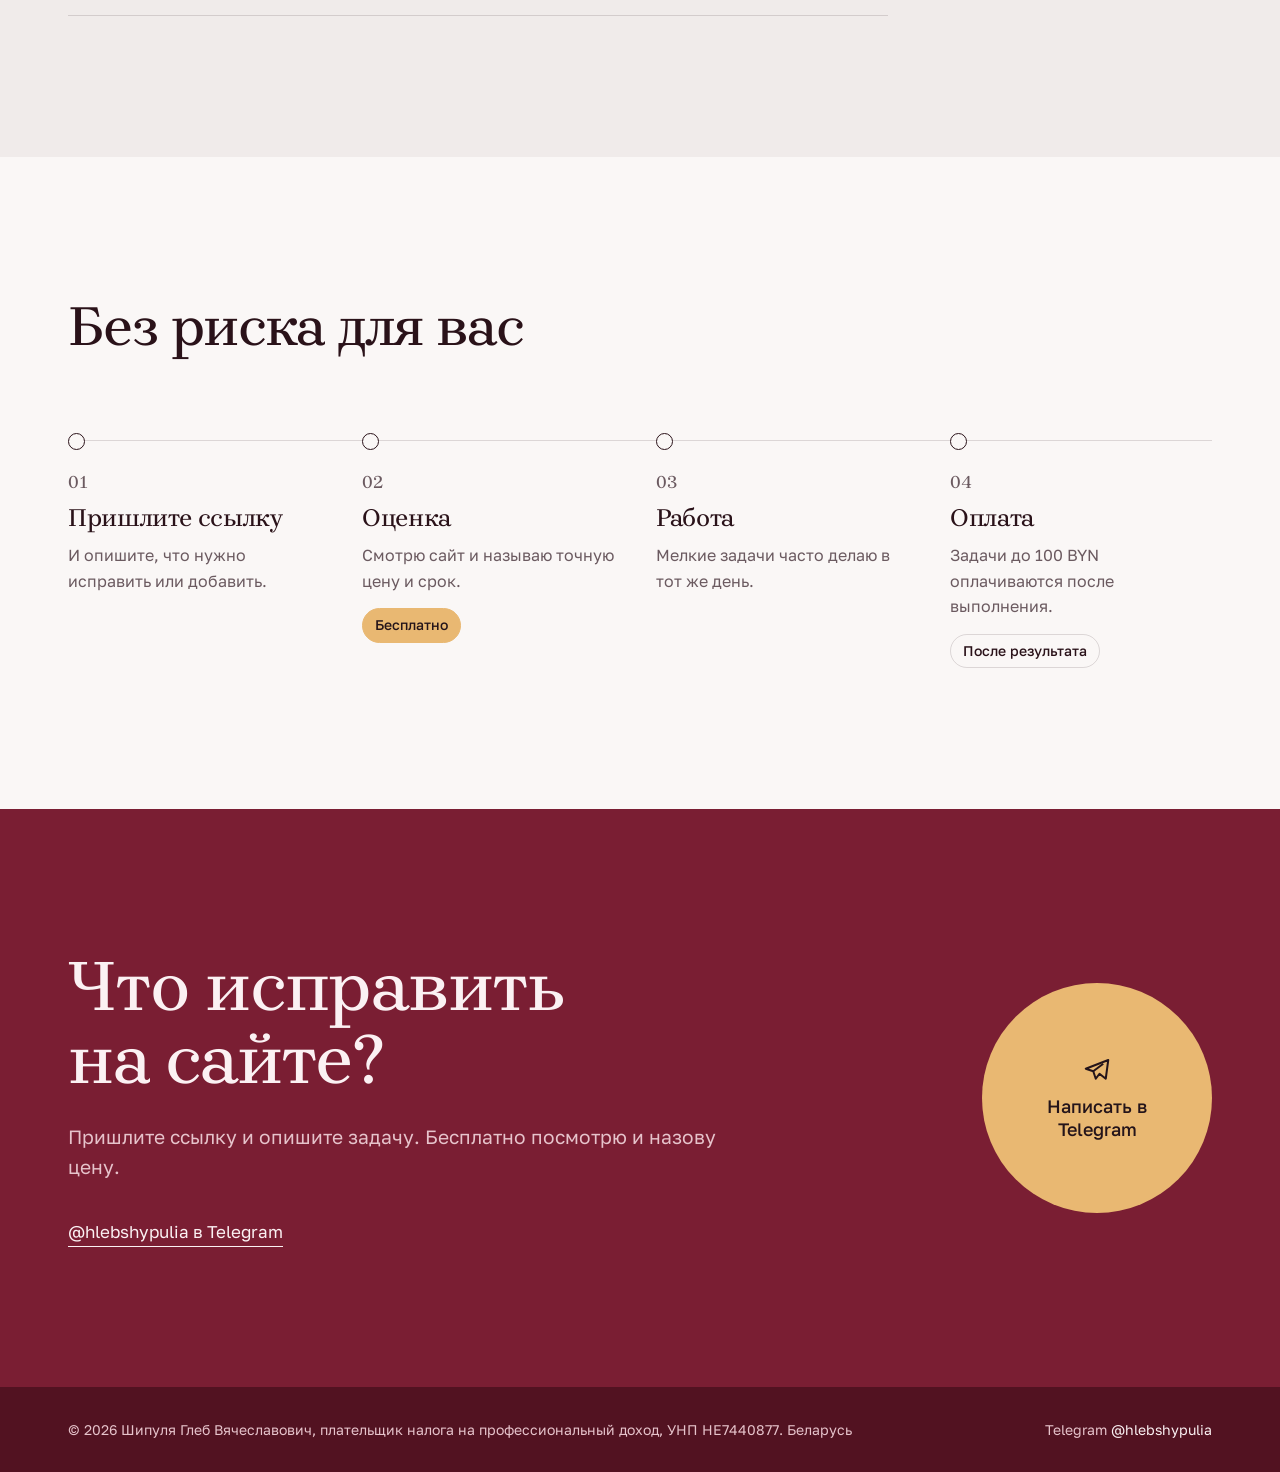
<file: support/index.html>
<!doctype html>
<html lang="ru">
<head>
<meta charset="utf-8">
<meta name="viewport" content="width=device-width, initial-scale=1, viewport-fit=cover">
<title>Доработка и поддержка сайтов — Глеб Шипуля</title>
<meta name="description" content="Исправлю вёрстку, добавлю блок или страницу, ускорю сайт, перенесу на другой хостинг. Мелкие задачи от 35 BYN, оплата после выполнения.">
<meta property="og:type" content="website">
<meta property="og:title" content="Доработка и поддержка сайтов — Глеб Шипуля">
<meta property="og:description" content="Правки на сайте от 35 BYN, задачи до 100 BYN оплачиваются после выполнения.">
<meta property="og:locale" content="ru_RU">
<meta name="theme-color" content="#7A1E33">
<link rel="icon" href="data:image/svg+xml,%3Csvg xmlns='http://www.w3.org/2000/svg' viewBox='0 0 64 64'%3E%3Crect width='64' height='64' rx='16' fill='%237A1E33'/%3E%3Ctext x='32' y='46' font-family='Georgia,serif' font-weight='700' font-size='40' text-anchor='middle' fill='%23E9B872'%3E%D0%93%3C/text%3E%3C/svg%3E">
<link rel="preload" href="/fonts/brygada-1918-cyrillic-500-normal.woff2" as="font" type="font/woff2" crossorigin>
<link rel="preload" href="/fonts/golos-text-cyrillic-400-normal.woff2" as="font" type="font/woff2" crossorigin>
<link rel="stylesheet" href="/css/site.css?v=12">
</head>
<body>
<a class="skip" href="#main">Перейти к содержанию</a>
<header class="hdr">
  <div class="wrap">
    <a class="logo" href="/" aria-label="Глеб Шипуля, на главную">Глеб Шипуля<small>разработчик</small></a>
    <nav class="nav" aria-label="Основное меню">
      <div class="drop">
        <button class="drop-btn" type="button" aria-expanded="false" aria-controls="dropMenu">Услуги<svg viewBox="0 0 24 24" aria-hidden="true"><path d="m6 9 6 6 6-6"/></svg></button>
        <div class="drop-menu" id="dropMenu" hidden>
          <a href="/sites/"><b>Сайты и лендинги</b><span>от 290 BYN</span></a>
          <a href="/bots/"><b>Telegram-боты</b><span>от 150 BYN</span></a>
          <a href="/automation/"><b>Автоматизация</b><span>от 50 BYN</span></a>
          <a href="/ads/"><b>Реклама в Яндекс и Google</b><span>от 200 BYN</span></a>
          <a href="/support/" aria-current="page"><b>Доработка и поддержка</b><span>от 35 BYN</span></a>
        </div>
      </div>
      <a href="/projects/">Кейсы</a>
      <a href="/#process">Как работаю</a>
      <a href="/#calc">Калькулятор</a>
      <a href="/#faq">Вопросы</a>
    </nav>
    <a class="btn btn-amber btn-sm hdr-cta" href="https://t.me/hlebshypulia" target="_blank" rel="noopener" data-magnetic="0.25">Написать в Telegram</a>
    <button class="burger" type="button" aria-expanded="false" aria-controls="mnav" aria-label="Открыть меню"><i></i><i></i></button>
  </div>
</header>
<nav class="mnav" id="mnav" aria-label="Меню" hidden>
    <a class="big" href="/sites/">Сайты и лендинги<span>от 290 BYN</span></a>
    <a class="big" href="/bots/">Telegram-боты<span>от 150 BYN</span></a>
    <a class="big" href="/automation/">Автоматизация<span>от 50 BYN</span></a>
    <a class="big" href="/ads/">Реклама в Яндекс и Google<span>от 200 BYN</span></a>
    <a class="big" href="/support/" aria-current="page">Доработка и поддержка<span>от 35 BYN</span></a>
    <div class="sep"></div>
    <a class="sm" href="/projects/">Кейсы</a>
    <a class="sm" href="/#process">Как работаю</a>
    <a class="sm" href="/#calc">Калькулятор</a>
    <a class="sm" href="/#faq">Вопросы</a>
    <a class="btn btn-amber" href="https://t.me/hlebshypulia" target="_blank" rel="noopener">Написать в Telegram</a>
</nav>

<main id="main">
  <section class="phero dark">
    <div class="wrap">
      <div>
        <p class="crumbs"><a href="/">Главная</a> / Доработка и поддержка</p>
        <h1 class="h1" data-split>Доработка сайтов</h1>
        <p class="lead" data-fade>Починю, дополню и ускорю ваш сайт. Мелкие задачи часто в тот же день, а задачи до 100 BYN оплачиваются после выполнения.</p>
        <div class="hero-cta" data-fade><a class="btn btn-amber" href="https://t.me/hlebshypulia" target="_blank" rel="noopener" data-magnetic>Обсудить в Telegram</a></div>
      </div>
      <div class="phero-art" data-wipe><div class="mock-big" aria-hidden="true"><div class="mock mock-speed">
  <div class="row"><div class="ring bad">38</div><div><b>До: 38 из 100</b><span>оценка скорости на телефоне</span></div></div>
  <div class="row"><div class="ring good">96</div><div><b>После: 96 из 100</b><span>пример после оптимизации</span></div></div>
</div></div></div>
    </div>
  </section>
  <section class="sec " id="prices">
    <div class="wrap">
      <div class="sec-head">
        <h2 class="h2" data-split>Сколько стоят правки</h2>
        <p class="lead" data-fade>Цены «от». Сначала бесплатно смотрю сайт и называю точную цену.</p>
      </div>
      <div class="ptables solo">
        <div class="ptable">
          <h3>Основа, BYN</h3>
          <ul>
          <li><span class="n">Мелкие правки<small>тексты, фото, цены</small></span><span class="p">от 35</span></li>
          <li><span class="n">Исправление ошибок и вёрстки</span><span class="p">от 50</span></li>
          <li><span class="n">Перенос на другой хостинг</span><span class="p">от 60</span></li>
          <li><span class="n">Новый блок, страница или форма</span><span class="p">от 80</span></li>
          <li><span class="n">Калькулятор, квиз, онлайн-запись</span><span class="p">от 80</span></li>
          <li><span class="n">Адаптация под телефон</span><span class="p">от 100</span></li>
          <li><span class="n">Ускорение загрузки</span><span class="p">от 100</span></li>
          <li><span class="n">Ежемесячная поддержка сайта</span><span class="p">от 50/мес</span></li>
          </ul>
        </div>
      </div>
    </div>
  </section>
  <section class="sec paper">
    <div class="wrap">
      <div class="sec-head solo">
        <h2 class="h2" data-split>Без риска для вас</h2>
      </div>
      <ol class="steps">
        <li class="step" data-fade><span class="num">01</span><h3>Пришлите ссылку</h3><p>И опишите, что нужно исправить или добавить.</p></li>
        <li class="step" data-fade><span class="num">02</span><h3>Оценка</h3><p>Смотрю сайт и называю точную цену и срок.</p><span class="pay free">Бесплатно</span></li>
        <li class="step" data-fade><span class="num">03</span><h3>Работа</h3><p>Мелкие задачи часто делаю в тот же день.</p></li>
        <li class="step" data-fade><span class="num">04</span><h3>Оплата</h3><p>Задачи до 100 BYN оплачиваются после выполнения.</p><span class="pay">После результата</span></li>
      </ol>
    </div>
  </section>
  <section class="sec dark contact" id="contact">
    <div class="wrap">
      <div>
        <h2 data-split>Что исправить на сайте?</h2>
        <p class="lead" data-fade>Пришлите ссылку и опишите задачу. Бесплатно посмотрю и назову цену.</p>
        <div class="contact-links" data-fade>
          <a class="link" href="https://t.me/hlebshypulia" target="_blank" rel="noopener">@hlebshypulia в Telegram</a>
        </div>
      </div>
      <a class="orb" href="https://t.me/hlebshypulia" target="_blank" rel="noopener" data-magnetic="0.4"><svg viewBox="0 0 24 24" aria-hidden="true"><path d="M21 4 3 11l6 2 2 6 3-4 5 4z"/><path d="m9 13 8-6"/></svg>Написать в Telegram</a>
    </div>
  </section>
</main>

<footer class="foot">
  <div class="wrap">
    <span>© 2026 Шипуля Глеб Вячеславович, плательщик налога на профессиональный доход, УНП HE7440877. Беларусь</span>
    <span>Telegram <a href="https://t.me/hlebshypulia" target="_blank" rel="noopener">@hlebshypulia</a></span>
  </div>
</footer>
<script src="/js/site.js?v=12" defer></script>
</body>
</html>
</file>
<file: css/site.css>
/* Глеб Шипуля — site styles.
   Burgundy + blush + gold. Brygada 1918 for display, Golos Text for everything else.
   One quiet system; the motion lives in the cursor, the hero and the service list. */

@font-face{font-family:"Brygada";font-weight:500;font-display:swap;src:url(/fonts/brygada-1918-latin-500-normal.woff2) format("woff2")}
@font-face{font-family:"Brygada";font-weight:500;font-display:swap;src:url(/fonts/brygada-1918-cyrillic-500-normal.woff2) format("woff2");unicode-range:U+0301,U+0400-045F,U+0490-0491,U+04B0-04B1,U+2116}
@font-face{font-family:"Brygada";font-weight:600;font-display:swap;src:url(/fonts/brygada-1918-latin-600-normal.woff2) format("woff2")}
@font-face{font-family:"Brygada";font-weight:600;font-display:swap;src:url(/fonts/brygada-1918-cyrillic-600-normal.woff2) format("woff2");unicode-range:U+0301,U+0400-045F,U+0490-0491,U+04B0-04B1,U+2116}
@font-face{font-family:"Golos";font-weight:400;font-display:swap;src:url(/fonts/golos-text-latin-400-normal.woff2) format("woff2")}
@font-face{font-family:"Golos";font-weight:400;font-display:swap;src:url(/fonts/golos-text-cyrillic-400-normal.woff2) format("woff2");unicode-range:U+0301,U+0400-045F,U+0490-0491,U+04B0-04B1,U+2116}
@font-face{font-family:"Golos";font-weight:500;font-display:swap;src:url(/fonts/golos-text-latin-500-normal.woff2) format("woff2")}
@font-face{font-family:"Golos";font-weight:500;font-display:swap;src:url(/fonts/golos-text-cyrillic-500-normal.woff2) format("woff2");unicode-range:U+0301,U+0400-045F,U+0490-0491,U+04B0-04B1,U+2116}
@font-face{font-family:"Golos";font-weight:600;font-display:swap;src:url(/fonts/golos-text-latin-600-normal.woff2) format("woff2")}
@font-face{font-family:"Golos";font-weight:600;font-display:swap;src:url(/fonts/golos-text-cyrillic-600-normal.woff2) format("woff2");unicode-range:U+0301,U+0400-045F,U+0490-0491,U+04B0-04B1,U+2116}

:root{
  color-scheme: light;
  --fog:#F0EBEA;        /* page background */
  --paper:#FAF7F6;      /* raised light surfaces */
  --deep:#7A1E33;       /* dark sections */
  --deep-2:#8C2A41;     /* surfaces on dark */
  --deep-3:#521221;     /* footer */
  --ink:#2A1219;        /* text on light */
  --muted:#6B5A60;
  --line:rgba(36,20,26,.14);
  --on-deep:#FBF1F3;
  --on-deep-muted:#E6C3CB;
  --line-deep:rgba(251,241,243,.2);
  --accent:#E9B872;     /* the one accent */
  --accent-2:#F2CB91;
  --on-accent:#24141A;
  --chat-bg:#681829;
  --bubble:#93304A;
  --frame:#3A0B16;
  --shadow:40,6,16;

  --f-display:"Brygada", Georgia, "Times New Roman", serif;
  --f-body:"Golos", -apple-system, "Segoe UI", Roboto, sans-serif;

  --wrap:1240px;
  --gut:clamp(20px,4vw,48px);
  --ease:cubic-bezier(.2,.7,.1,1);
}

*{box-sizing:border-box}
html{-webkit-text-size-adjust:100%;scroll-behavior:smooth}
body{margin:0;background:var(--fog);color:var(--ink);font-family:var(--f-body);font-size:18px;line-height:1.6;-webkit-font-smoothing:antialiased;text-rendering:optimizeLegibility}
img{display:block;max-width:100%;height:auto}
a{color:inherit}
p{margin:0}
h1,h2,h3{margin:0;font-family:var(--f-display);font-weight:500;letter-spacing:-.015em;text-wrap:balance}
button{font:inherit;color:inherit}
:focus-visible{outline:2px solid var(--accent);outline-offset:3px;border-radius:6px}
::selection{background:var(--accent);color:var(--on-accent)}
.wrap{max-width:var(--wrap);margin:0 auto;padding:0 var(--gut)}
.skip{position:absolute;left:-9999px;top:8px;z-index:200;background:var(--accent);color:var(--on-accent);padding:10px 16px;border-radius:999px;text-decoration:none}
.skip:focus{left:12px}
.vh{position:absolute!important;width:1px;height:1px;overflow:hidden;clip:rect(0 0 0 0);white-space:nowrap}

/* ---------- type ---------- */
.h1{font-size:clamp(44px,6.2vw,92px);line-height:1.02;letter-spacing:-.025em}
.h2{font-size:clamp(34px,4.4vw,62px);line-height:1.05;letter-spacing:-.02em}
.h3{font-size:clamp(24px,2.2vw,30px);line-height:1.15}
.lead{font-size:clamp(18px,1.5vw,21px);line-height:1.55;color:var(--muted);max-width:56ch}
.dark .lead,.dark .muted{color:var(--on-deep-muted)}
.muted{color:var(--muted)}
.small{font-size:15px;line-height:1.5}

/* ---------- buttons ---------- */
.btn{display:inline-flex;align-items:center;justify-content:center;gap:10px;min-height:54px;padding:0 28px;border-radius:999px;font-family:var(--f-body);font-weight:500;font-size:16px;line-height:1;text-decoration:none;white-space:nowrap;border:1.5px solid transparent;cursor:pointer;transition:background-color .25s,color .25s,border-color .25s;will-change:transform}
.btn-amber{background:var(--accent);color:var(--on-accent)}
.btn-amber:hover{background:var(--accent-2)}
.btn-line{border-color:currentColor;background:transparent}
.btn-line:hover{background:var(--ink);color:var(--paper);border-color:var(--ink)}
.dark .btn-line:hover{background:var(--on-deep);color:var(--deep);border-color:var(--on-deep)}
.btn-sm{min-height:44px;padding:0 20px;font-size:15px}
.btn svg{width:18px;height:18px;fill:none;stroke:currentColor;stroke-width:1.8;stroke-linecap:round;stroke-linejoin:round}
.link{text-decoration:none;background:linear-gradient(currentColor,currentColor) 0 100%/100% 1px no-repeat;padding-bottom:2px;transition:background-size .3s var(--ease)}
.link:hover{background-size:0 1px;background-position:100% 100%}

/* ---------- surfaces ---------- */
.dark{background:var(--deep);color:var(--on-deep)}
.paper{background:var(--paper)}
.sec{padding:clamp(84px,11vw,150px) 0}
.sec.cont{padding-top:clamp(8px,2vw,24px)}
.sec-head{display:grid;grid-template-columns:minmax(0,1.15fr) minmax(0,1fr);gap:24px 64px;align-items:end;margin-bottom:clamp(44px,6vw,80px)}
.sec-head .lead{justify-self:start}
.sec-head.solo{grid-template-columns:minmax(0,1fr)}
@media (max-width:860px){.sec-head{grid-template-columns:minmax(0,1fr)}}

/* ---------- header ---------- */
.hdr{position:fixed;inset:0 0 auto 0;z-index:60;color:var(--on-deep);transition:background-color .35s,box-shadow .35s,transform .45s var(--ease)}
.hdr.solid{background:color-mix(in srgb,var(--deep) 94%,transparent);box-shadow:0 1px 0 var(--line-deep)}
@supports (backdrop-filter:blur(10px)){.hdr.solid{background:color-mix(in srgb,var(--deep) 82%,transparent);backdrop-filter:blur(14px)}}
.hdr.hide{transform:translateY(-100%)}
.hdr .wrap{display:flex;align-items:center;gap:28px;height:78px}
.logo{display:flex;align-items:baseline;gap:10px;text-decoration:none;font-family:var(--f-display);font-weight:600;font-size:22px;letter-spacing:-.01em;white-space:nowrap}
.logo small{font-family:var(--f-body);font-weight:400;font-size:14px;color:var(--on-deep-muted);letter-spacing:0}
.nav{display:flex;align-items:center;gap:4px;margin-left:auto}
.nav > a,.drop-btn{display:inline-flex;align-items:center;gap:6px;height:42px;padding:0 14px;border-radius:999px;text-decoration:none;font-size:16px;font-weight:500;background:none;border:0;cursor:pointer;transition:background-color .2s}
.nav > a:hover,.drop-btn:hover,.drop-btn[aria-expanded="true"]{background:color-mix(in srgb,var(--on-deep) 10%,transparent)}
.nav > a[aria-current="page"]{box-shadow:inset 0 0 0 1.5px var(--line-deep)}
.drop{position:relative}
.drop-btn svg{width:14px;height:14px;fill:none;stroke:currentColor;stroke-width:2;transition:transform .25s}
.drop-btn[aria-expanded="true"] svg{transform:rotate(180deg)}
.drop-menu{position:absolute;top:calc(100% + 12px);left:-12px;width:420px;background:var(--paper);color:var(--ink);border-radius:20px;padding:10px;box-shadow:0 24px 60px rgba(var(--shadow),.28)}
.drop-menu[hidden]{display:none}
.drop-menu a{display:grid;grid-template-columns:1fr auto;gap:2px 16px;padding:12px 14px;border-radius:12px;text-decoration:none}
.drop-menu a:hover,.drop-menu a[aria-current="page"]{background:var(--fog)}
.drop-menu b{font-weight:500}
.drop-menu span{color:var(--muted);font-size:15px;white-space:nowrap}
.hdr-cta{margin-left:8px}
.burger{display:none;margin-left:auto;width:48px;height:48px;border-radius:50%;border:1.5px solid var(--line-deep);background:none;cursor:pointer;position:relative}
.burger i{position:absolute;left:14px;right:14px;height:1.5px;background:currentColor;transition:transform .3s var(--ease),top .3s var(--ease)}
.burger i:nth-child(1){top:19px}.burger i:nth-child(2){top:27px}
.burger[aria-expanded="true"] i:nth-child(1){top:23px;transform:rotate(45deg)}
.burger[aria-expanded="true"] i:nth-child(2){top:23px;transform:rotate(-45deg)}
.mnav{position:fixed;inset:0;z-index:55;background:var(--deep);color:var(--on-deep);padding:100px var(--gut) 40px;overflow-y:auto;display:flex;flex-direction:column}
.mnav[hidden]{display:none}
.mnav a{text-decoration:none}
.mnav .big{font-family:var(--f-display);font-size:clamp(30px,8vw,44px);line-height:1.15;padding:6px 0;display:flex;justify-content:space-between;align-items:baseline;gap:12px}
.mnav .big span{font-family:var(--f-body);font-size:15px;color:var(--on-deep-muted);white-space:nowrap}
.mnav .sep{height:1px;background:var(--line-deep);margin:18px 0}
.mnav .sm{font-size:19px;padding:8px 0}
.mnav .btn{margin-top:28px;align-self:flex-start}
@media (max-width:1080px){.nav,.hdr-cta{display:none}.burger{display:block}}
body.menu-open{overflow:hidden}

/* ---------- hero (home) ---------- */
.hero{position:relative;min-height:100svh;display:flex;flex-direction:column;padding-top:78px;overflow:hidden}
.hero > .wrap{width:100%}
.hero-main{flex:1;display:grid;grid-template-columns:minmax(0,1.4fr) minmax(0,1fr);gap:48px;align-items:center;padding-top:clamp(36px,6vh,72px);padding-bottom:40px}
.hero h1{max-width:16ch;font-size:clamp(42px,5.4vw,80px)}
.hero .lead{margin-top:28px;max-width:46ch}
.hero-cta{display:flex;flex-wrap:wrap;gap:14px;margin-top:40px}
.hero-art{position:relative;height:min(64vh,600px);min-height:420px}
.hero-art .layer{position:absolute;will-change:transform}
.art-app{right:0;top:6%;width:96%;border-radius:14px;overflow:hidden;box-shadow:0 30px 80px rgba(var(--shadow),.5)}
.art-phone{left:2%;bottom:0;width:42%;border-radius:30px;overflow:hidden;border:6px solid var(--frame);box-shadow:0 30px 70px rgba(var(--shadow),.55)}
.art-cap{position:absolute;right:0;bottom:6%;max-width:250px;background:var(--paper);color:var(--ink);border-radius:16px;padding:14px 18px;font-size:15px;line-height:1.4;box-shadow:0 20px 50px rgba(var(--shadow),.35)}
.art-cap b{display:block;font-family:var(--f-display);font-weight:600;font-size:24px;line-height:1.1;margin-bottom:4px}
.hero-facts{display:grid;grid-template-columns:repeat(4,minmax(0,1fr));border-top:1px solid var(--line-deep)}
.hero-facts div{padding:22px 24px 26px 0;font-size:15px;line-height:1.45;color:var(--on-deep-muted)}
.hero-facts b{display:block;color:var(--on-deep);font-weight:500;font-size:17px;margin-bottom:2px}
@media (max-width:980px){
  .hero-main{grid-template-columns:minmax(0,1fr)}
  .hero-art{height:auto;min-height:0;aspect-ratio:1.25;max-width:560px;width:100%}
  .hero-facts{grid-template-columns:repeat(2,minmax(0,1fr))}
}
@media (max-width:520px){.hero-facts div{padding-right:12px}.hero-cta .btn{flex:1 1 auto}}

/* ---------- page hero (inner pages) ---------- */
.phero{padding:calc(78px + clamp(48px,8vw,110px)) 0 clamp(64px,8vw,110px)}
.phero .wrap{display:grid;grid-template-columns:minmax(0,1.1fr) minmax(0,1fr);gap:56px;align-items:center}
.phero.solo .wrap{grid-template-columns:minmax(0,1fr)}
.crumbs{font-size:15px;color:var(--on-deep-muted);margin-bottom:26px}
.crumbs a{text-decoration:none}
.crumbs a:hover{color:var(--on-deep)}
.phero h1{max-width:17ch}
.phero .lead{margin-top:26px}
.phero-art{justify-self:end;width:100%;max-width:500px}
@media (max-width:900px){.phero .wrap{grid-template-columns:minmax(0,1fr)}.phero-art{justify-self:start}}

/* ---------- services list (signature: preview follows the cursor) ---------- */
.svc-list{list-style:none;margin:0;padding:0;border-top:1px solid var(--line)}
.svc-row{border-bottom:1px solid var(--line)}
.svc-row a{display:grid;grid-template-columns:minmax(0,1.05fr) minmax(0,1.2fr) auto 52px;gap:28px;align-items:center;padding:34px 0;text-decoration:none}
.svc-row h3{font-size:clamp(28px,3vw,42px);line-height:1.1;transition:transform .5s var(--ease)}
.svc-row p{color:var(--muted);font-size:17px;line-height:1.5}
.svc-row .price{font-size:17px;font-weight:500;white-space:nowrap}
.svc-row .go{width:52px;height:52px;border-radius:50%;border:1.5px solid var(--line);display:grid;place-items:center;transition:background-color .3s,border-color .3s,transform .5s var(--ease)}
.svc-row .go svg{width:20px;height:20px;fill:none;stroke:currentColor;stroke-width:1.7;stroke-linecap:round;stroke-linejoin:round}
.svc-row a:hover h3{transform:translateX(14px)}
.svc-row a:hover .go{background:var(--accent);border-color:var(--accent);transform:rotate(-45deg)}
@media (max-width:860px){
  .svc-row a{grid-template-columns:minmax(0,1fr) auto;gap:10px 18px;padding:26px 0}
  .svc-row h3{grid-column:1}
  .svc-row p{grid-column:1/-1;grid-row:2}
  .svc-row .price{grid-column:1;grid-row:3}
  .svc-row .go{grid-column:2;grid-row:1;width:44px;height:44px}
}
.preview{position:fixed;left:0;top:0;z-index:40;width:340px;pointer-events:none;opacity:0;transform:translate3d(-50%,-50%,0) scale(.6);transition:opacity .3s,transform .45s var(--ease);will-change:transform,opacity}
.preview.on{opacity:1}
.preview-in{position:relative;width:340px;height:250px;border-radius:18px;overflow:hidden;background:var(--deep);box-shadow:0 30px 70px rgba(var(--shadow),.35)}
.preview-in > *{position:absolute;inset:0;opacity:0;transition:opacity .25s}
.preview-in > .on{opacity:1}
.preview-in img{width:100%;height:100%;object-fit:cover;object-position:top}
@media (hover:none),(max-width:860px){.preview{display:none}}

/* ---------- mock screens (pure HTML, reused in previews and page heroes) ---------- */
.mock{background:var(--deep-2);color:var(--on-deep);display:flex;flex-direction:column;font-size:14px;line-height:1.35}
.mock-chat{padding:16px;gap:8px;justify-content:flex-end;background:var(--chat-bg)}
.mock-chat .m{max-width:78%;padding:9px 13px;border-radius:14px;background:var(--bubble)}
.mock-chat .m.me{align-self:flex-end;background:var(--accent);color:var(--on-accent)}
.mock-chat .kb{display:flex;gap:6px}
.mock-chat .kb span{flex:1;text-align:center;padding:7px;border-radius:10px;border:1px solid var(--line-deep);font-size:13px}
.mock-ad{background:var(--paper);color:var(--ink);padding:18px;gap:12px}
.mock-ad .q{display:flex;align-items:center;gap:10px;border:1.5px solid var(--line);border-radius:999px;padding:9px 14px;font-size:14px}
.mock-ad .q::before{content:"";width:12px;height:12px;border:2px solid var(--muted);border-radius:50%}
.mock-ad .r{border-radius:12px;padding:12px 14px;background:#fff;box-shadow:0 0 0 1px var(--line)}
.mock-ad .r small{display:block;color:var(--muted);font-size:12px;margin-bottom:3px}
.mock-ad .r b{display:block;color:#1F4FBF;font-weight:500;font-size:15px;line-height:1.3}
.mock-ad .r p{font-size:13px;color:var(--muted);margin-top:4px}
.mock-ad .r .sl{display:flex;gap:12px;margin-top:6px;font-size:12.5px;color:#1F4FBF}
.mock-ad .r.dim{opacity:.55}
.mock-speed{background:var(--paper);color:var(--ink);padding:20px;gap:14px;justify-content:center}
.mock-speed .row{display:flex;align-items:center;gap:14px}
.mock-speed .ring{flex:none;width:74px;height:74px;border-radius:50%;display:grid;place-items:center;font-family:var(--f-display);font-weight:600;font-size:24px}
.mock-speed .ring.bad{border:5px solid #D9846B;color:#9C4A33}
.mock-speed .ring.good{border:5px solid #3E9B6E;color:#23664A}
.mock-speed .row span{font-size:14px;color:var(--muted)}
.mock-speed .row b{display:block;color:var(--ink);font-weight:500;font-size:16px}
.mock-big{border-radius:22px;overflow:hidden;box-shadow:0 30px 80px rgba(var(--shadow),.45);aspect-ratio:1.25;position:relative}
.mock-big > .mock{position:absolute;inset:0;font-size:16px}
.mock-big .mock-chat{padding:24px;gap:10px}
.mock-big .mock-ad{padding:26px;gap:16px}
.mock-big .mock-ad .r b{font-size:18px}
.mock-big .mock-ad .r p{font-size:15px}
.mock-big .mock-speed{padding:30px 34px;gap:22px}
.mock-big .mock-speed .ring{width:96px;height:96px;font-size:30px}
.mock-big .mock-speed .row b{font-size:19px}
.mock-big .mock-speed .row span{font-size:16px}
.shot{border-radius:22px;overflow:hidden;box-shadow:0 30px 80px rgba(var(--shadow),.45)}
.phone-pair{display:flex;gap:18px;align-items:flex-start}
.phone-pair .ph{flex:1;border-radius:28px;overflow:hidden;border:6px solid var(--frame);box-shadow:0 30px 70px rgba(var(--shadow),.45)}
.phone-pair .ph:last-child{margin-top:48px}

/* ---------- cases ---------- */
.cases{display:flex;flex-direction:column;gap:clamp(80px,10vw,140px)}
.case{display:grid;grid-template-columns:minmax(0,1.2fr) minmax(0,1fr);gap:clamp(36px,6vw,90px);align-items:center}
.case.flip .case-media{order:2}
.case-media{display:block;text-decoration:none}
.case-media .shot img,.case-media .ph img{transition:transform 1.2s var(--ease)}
.case-media:hover .shot img,.case-media:hover .ph img{transform:scale(1.035)}
.case h3{font-size:clamp(34px,3.6vw,52px);line-height:1.05}
.case .where{color:var(--on-deep-muted);margin-top:10px}
.paper .case .where,.case.on-light .where{color:var(--muted)}
.case .desc{margin-top:22px;max-width:48ch}
.case .result{display:flex;align-items:baseline;flex-wrap:wrap;gap:6px 16px;margin-top:28px;padding-top:24px;border-top:1px solid var(--line-deep)}
.case .result s{font-family:var(--f-display);font-size:clamp(28px,3vw,40px);color:var(--on-deep-muted);text-decoration-thickness:2px}
.case .result b{font-family:var(--f-display);font-weight:500;font-size:clamp(40px,4.6vw,64px);line-height:1;color:var(--accent)}
.case .result small{flex-basis:100%;font-size:15px;color:var(--on-deep-muted)}
.case .actions{display:flex;flex-wrap:wrap;gap:12px;margin-top:32px}
.tags{display:flex;flex-wrap:wrap;gap:8px;list-style:none;padding:0;margin:26px 0 0}
.tags li{font-size:15px;padding:7px 14px;border-radius:999px;border:1px solid var(--line-deep)}
.on-light .tags li{border-color:var(--line)}
@media (max-width:900px){.case{grid-template-columns:minmax(0,1fr)}.case.flip .case-media{order:0}}

/* ---------- concepts (projects page) ---------- */
.concepts{display:grid;grid-template-columns:repeat(3,minmax(0,1fr));gap:28px}
.concept .frame{aspect-ratio:4/3;border-radius:18px;overflow:hidden;position:relative}
.concept h3{font-size:26px;margin-top:20px}
.concept p{color:var(--muted);font-size:16px;margin-top:6px}
.concept .meta{font-size:15px;margin-top:10px;font-weight:500}
.c-cafe{position:absolute;inset:0;background:#EFE6D8;color:#2B1D14;padding:18px 20px;display:flex;flex-direction:column}
.c-cafe .n{display:flex;justify-content:space-between;font-size:12px;color:#7A6656}
.c-cafe .n b{font-family:var(--f-display);font-size:17px;color:#2B1D14}
.c-cafe h4{font-family:var(--f-display);font-weight:600;font-size:26px;line-height:1.05;margin:auto 0 10px;max-width:9ch}
.c-cafe i{display:inline-block;align-self:flex-start;background:#9A3412;color:#fff;font-style:normal;font-size:12px;padding:7px 12px;border-radius:8px}
.c-cafe .img{position:absolute;right:18px;bottom:18px;width:42%;height:62%;border-radius:12px;background:radial-gradient(circle at 55% 45%,#F2D4B0 0 18%,#6B3E26 19% 34%,transparent 35%),linear-gradient(140deg,#D97706,#7C2D12)}
.c-nails{position:absolute;inset:0;background:#F3E3E8;color:#4A2232;padding:18px 20px;display:flex;align-items:flex-end;gap:16px}
.c-nails h4{font-family:var(--f-display);font-weight:600;font-size:24px;line-height:1.08;margin:0 0 6px}
.c-nails small{font-size:12px;color:#8C5A6B}
.c-nails .ph{flex:none;width:38%;height:86%;align-self:center;border-radius:18px;background:#4A2232;padding:12px 10px;display:flex;flex-direction:column;gap:6px;color:#F3E3E8;font-size:11px}
.c-nails .ph i{height:18%;border-radius:8px;background:#C98B9E}
.c-bot{position:absolute;inset:0}
@media (max-width:980px){.concepts{grid-template-columns:minmax(0,1fr) minmax(0,1fr)}}
@media (max-width:620px){.concepts{grid-template-columns:minmax(0,1fr)}}

/* ---------- features ---------- */
.feats{display:grid;grid-template-columns:repeat(3,minmax(0,1fr));gap:48px 56px}
.feat{padding-top:22px;border-top:1px solid var(--line)}
.dark .feat{border-color:var(--line-deep)}
.feat h3{font-size:24px;line-height:1.2}
.feat p{margin-top:10px;color:var(--muted);font-size:17px}
.dark .feat p{color:var(--on-deep-muted)}
.feats.two{grid-template-columns:repeat(2,minmax(0,1fr))}
@media (max-width:900px){.feats{grid-template-columns:repeat(2,minmax(0,1fr))}}
@media (max-width:600px){.feats,.feats.two{grid-template-columns:minmax(0,1fr);gap:32px}}

/* ---------- price tables ---------- */
.ptables{display:grid;grid-template-columns:minmax(0,1.15fr) minmax(0,1fr);gap:40px 72px;align-items:start}
.ptables.solo{grid-template-columns:minmax(0,1fr);max-width:820px}
.ptable h3{font-family:var(--f-body);font-weight:500;font-size:16px;color:var(--muted);margin-bottom:8px}
.ptable ul{list-style:none;margin:0;padding:0}
.ptable li{display:flex;align-items:baseline;justify-content:space-between;gap:24px;padding:18px 0;border-bottom:1px solid var(--line)}
.ptable li:first-child{border-top:1px solid var(--line)}
.ptable .n{font-size:18px}
.ptable .n small{display:block;color:var(--muted);font-size:15px;margin-top:2px}
.ptable .p{font-family:var(--f-display);font-weight:600;font-size:22px;white-space:nowrap}
.ptable.opts .n{font-size:17px}
.ptable.opts .p{font-family:var(--f-body);font-weight:500;font-size:17px}
.pnote{margin-top:36px;max-width:68ch;color:var(--muted);font-size:16px}
.pnote a{color:var(--ink)}
@media (max-width:900px){.ptables{grid-template-columns:minmax(0,1fr)}}

/* ---------- process ---------- */
.steps{list-style:none;margin:0;padding:0;display:grid;grid-template-columns:repeat(4,minmax(0,1fr));gap:32px;counter-reset:step}
.step{position:relative;padding-top:34px}
.step::before{content:"";position:absolute;left:0;right:-32px;top:7px;height:1px;background:var(--line)}
.step:last-child::before{right:0}
.step::after{content:"";position:absolute;left:0;top:0;width:15px;height:15px;border-radius:50%;background:var(--fog);border:1.5px solid var(--ink)}
.paper .step::after{background:var(--paper)}
.dark .step::before{background:var(--line-deep)}
.dark .step::after{background:var(--deep);border-color:var(--on-deep)}
.step .num{font-family:var(--f-display);font-size:18px;color:var(--muted)}
.dark .step .num{color:var(--on-deep-muted)}
.step h3{font-size:25px;line-height:1.2;margin-top:6px}
.step p{margin-top:10px;color:var(--muted);font-size:16px}
.dark .step p{color:var(--on-deep-muted)}
.step .pay{display:inline-block;margin-top:14px;font-size:14px;font-weight:500;padding:5px 12px;border-radius:999px;border:1px solid var(--line)}
.step .pay.free{background:var(--accent);border-color:var(--accent);color:var(--on-accent)}
@media (max-width:900px){.steps{grid-template-columns:repeat(2,minmax(0,1fr));gap:44px 32px}.step:nth-child(2n)::before{right:0}}
@media (max-width:560px){.steps{grid-template-columns:minmax(0,1fr)}.step::before{right:0}}

/* ---------- calculator ---------- */
.calc{display:grid;grid-template-columns:minmax(0,1.35fr) minmax(0,1fr);gap:48px;align-items:start}
.calc fieldset{border:0;margin:0 0 40px;padding:0;min-width:0}
.calc legend{padding:0;margin-bottom:16px;font-family:var(--f-display);font-size:26px}
.plats{display:grid;grid-template-columns:repeat(auto-fill,minmax(min(100%,160px),1fr));gap:10px}
.opt input{position:absolute;opacity:0;pointer-events:none}
.plat label{display:block;height:100%;padding:16px 18px;border-radius:16px;border:1.5px solid var(--line);background:var(--paper);cursor:pointer;transition:border-color .2s,background-color .2s}
.plat label:hover{border-color:var(--ink)}
.plat .nm{display:block;font-weight:500}
.plat .sub2{display:block;font-size:14px;color:var(--muted);margin-top:2px}
.plat .pr{display:block;font-size:15px;margin-top:10px}
.plat input:checked + label{background:var(--deep);color:var(--on-deep);border-color:var(--deep)}
.plat input:checked + label .sub2{color:var(--on-deep-muted)}
.plat input:focus-visible + label,.mod input:focus-visible + label{outline:2px solid var(--accent);outline-offset:2px}
.included{display:flex;flex-wrap:wrap;gap:8px;margin:0 0 40px}
.included span{font-size:15px;padding:7px 14px;border-radius:999px;background:var(--paper);border:1px solid var(--line)}
.mods{display:grid;grid-template-columns:repeat(2,minmax(0,1fr));gap:0 28px}
.mod label{display:flex;align-items:center;gap:14px;padding:13px 0;border-bottom:1px solid var(--line);cursor:pointer}
.mod .box{flex:none;width:22px;height:22px;border-radius:7px;border:1.5px solid var(--ink);display:grid;place-items:center;transition:background-color .2s}
.mod .box svg{width:14px;height:14px;fill:none;stroke:var(--on-accent);stroke-width:3;opacity:0}
.mod input:checked + label .box{background:var(--accent);border-color:var(--accent)}
.mod input:checked + label .box svg{opacity:1}
.mod .nm{flex:1;font-size:16px}
.mod .pr{font-size:15px;color:var(--muted);white-space:nowrap}
.est{position:sticky;top:100px;background:var(--deep);color:var(--on-deep);border-radius:24px;padding:32px}
.est-t{font-size:15px;color:var(--on-deep-muted)}
.est-sum{font-family:var(--f-display);font-weight:500;font-size:clamp(48px,5vw,68px);line-height:1;margin-top:10px}
.est-sum small{font-size:.4em;margin-right:8px;color:var(--on-deep-muted)}
.est-sum em{font-style:normal;font-size:.4em;margin-left:8px}
.est-days{display:block;margin-top:10px;color:var(--accent)}
.est-list{list-style:none;margin:24px 0 0;padding:0;font-size:15px}
.est-list li{display:flex;justify-content:space-between;gap:16px;padding:9px 0;border-top:1px solid var(--line-deep)}
.est-note{font-size:14px;color:var(--on-deep-muted);margin-top:18px}
.est .btn{width:100%;margin-top:14px}
.est .btn:first-of-type{margin-top:24px}
.copied{min-height:22px;margin-top:10px;font-size:14px;color:var(--accent)}
@media (max-width:980px){.calc{grid-template-columns:minmax(0,1fr)}.est{position:static}}
@media (max-width:600px){.mods{grid-template-columns:minmax(0,1fr)}}

/* ---------- bot demo ---------- */
.demo{display:grid;grid-template-columns:minmax(0,1fr) minmax(0,420px);gap:64px;align-items:center}
.points{display:flex;flex-direction:column;gap:22px;margin-top:8px}
.points div{padding-left:22px;border-left:2px solid var(--accent)}
.points b{display:block;font-weight:500}
.points span{color:var(--muted);font-size:16px}
.dark .points span{color:var(--on-deep-muted)}
.chat{position:relative;background:var(--chat-bg);color:var(--on-deep);border-radius:26px;padding:16px;box-shadow:0 30px 80px rgba(var(--shadow),.35)}
.chat-top{display:flex;align-items:center;gap:12px;padding:4px 4px 14px;border-bottom:1px solid var(--line-deep)}
.chat-av{width:42px;height:42px;border-radius:50%;background:var(--accent);color:var(--on-accent);display:grid;place-items:center;font-family:var(--f-display);font-weight:600}
.chat-top .nm{font-weight:500}
.chat-top .st{font-size:13px;color:var(--on-deep-muted)}
.chat-top .btn{margin-left:auto;min-height:36px;padding:0 14px;font-size:14px;border-color:var(--line-deep)}
.chat-log{height:330px;overflow-y:auto;display:flex;flex-direction:column;gap:8px;padding:16px 4px}
.msg{max-width:82%;padding:10px 14px;border-radius:16px;font-size:15px;line-height:1.4;white-space:pre-line;animation:msgIn .3s var(--ease)}
.msg.bot{background:var(--bubble);border-bottom-left-radius:5px}
.msg.me{align-self:flex-end;background:var(--accent);color:var(--on-accent);border-bottom-right-radius:5px}
@keyframes msgIn{from{opacity:0;transform:translateY(8px)}to{opacity:1;transform:none}}
.typing{display:flex;gap:4px;padding:14px;background:var(--bubble);border-radius:16px;align-self:flex-start}
.typing i{width:6px;height:6px;border-radius:50%;background:var(--on-deep-muted);animation:dot 1s infinite}
.typing i:nth-child(2){animation-delay:.15s}.typing i:nth-child(3){animation-delay:.3s}
@keyframes dot{0%,60%,100%{opacity:.3}30%{opacity:1}}
.chat-kb{display:grid;grid-template-columns:repeat(auto-fit,minmax(110px,1fr));gap:8px;padding-top:12px;border-top:1px solid var(--line-deep)}
.chat-kb button{min-height:44px;border-radius:12px;border:1px solid var(--line-deep);background:transparent;cursor:pointer;font-size:15px;transition:background-color .2s}
.chat-kb button:hover{background:color-mix(in srgb,var(--on-deep) 8%,transparent)}
.notif{position:absolute;left:16px;right:16px;top:74px;background:var(--paper);color:var(--ink);border-radius:14px;padding:12px 16px;font-size:15px;box-shadow:0 20px 50px rgba(var(--shadow),.35);animation:msgIn .35s var(--ease)}
.notif small{display:block;color:var(--muted);font-size:13px}
@media (max-width:900px){.demo{grid-template-columns:minmax(0,1fr)}}

/* ---------- FAQ ---------- */
.faq{display:grid;grid-template-columns:minmax(0,1fr) minmax(0,1.5fr);gap:48px 80px;align-items:start}
.faq .sec-head{margin:0;position:sticky;top:110px}
.qs details{border-bottom:1px solid var(--line)}
.qs details:first-child{border-top:1px solid var(--line)}
.qs summary{list-style:none;display:flex;justify-content:space-between;gap:24px;align-items:center;padding:24px 0;cursor:pointer;font-family:var(--f-display);font-size:clamp(21px,1.9vw,26px);line-height:1.25}
.qs summary::-webkit-details-marker{display:none}
.qs summary i{flex:none;position:relative;width:20px;height:20px}
.qs summary i::before,.qs summary i::after{content:"";position:absolute;left:0;right:0;top:9px;height:1.5px;background:currentColor;transition:transform .3s var(--ease)}
.qs summary i::after{transform:rotate(90deg)}
.qs details[open] summary i::after{transform:rotate(0)}
.qs details p{padding:0 40px 26px 0;color:var(--muted);max-width:62ch}
@media (max-width:900px){.faq{grid-template-columns:minmax(0,1fr)}.faq .sec-head{position:static}}

/* ---------- contact ---------- */
.contact{position:relative;overflow:hidden}
.contact .wrap{display:grid;grid-template-columns:minmax(0,1.4fr) auto;gap:48px 80px;align-items:center}
.contact h2{font-size:clamp(40px,5.6vw,84px);line-height:1.02;max-width:14ch}
.contact .lead{margin-top:26px}
.contact-links{display:flex;flex-wrap:wrap;gap:12px 28px;margin-top:36px;font-size:17px}
.contact-links span{color:var(--on-deep-muted)}
.orb{width:clamp(180px,18vw,240px);aspect-ratio:1;border-radius:50%;background:var(--accent);color:var(--on-accent);display:flex;flex-direction:column;align-items:center;justify-content:center;gap:10px;text-align:center;text-decoration:none;font-weight:500;font-size:18px;line-height:1.3;padding:24px;transition:background-color .3s;will-change:transform}
.orb:hover{background:var(--accent-2)}
.orb svg{display:block;width:30px;height:30px;fill:none;stroke:currentColor;stroke-width:1.6;stroke-linejoin:round}
@media (max-width:800px){.contact .wrap{grid-template-columns:minmax(0,1fr)}.orb{justify-self:start}}

/* ---------- footer ---------- */
.foot{background:var(--deep-3);color:var(--on-deep-muted);font-size:14px;line-height:1.5;padding:32px 0}
.foot .wrap{display:flex;flex-wrap:wrap;justify-content:space-between;gap:12px 32px}
.foot a{color:var(--on-deep);text-decoration:none}

/* ---------- misc blocks ---------- */
.center-cta{margin-top:56px}
.which{display:grid;grid-template-columns:repeat(2,minmax(0,1fr));gap:24px}
.which > div{background:var(--paper);border-radius:22px;padding:32px}
.which h3{font-size:30px}
.which p{color:var(--muted);margin-top:12px}
@media (max-width:760px){.which{grid-template-columns:minmax(0,1fr)}}

/* ---------- cursor ---------- */
.cur-ring{position:fixed;left:0;top:0;z-index:100;pointer-events:none;border-radius:50%;width:36px;height:36px;margin:-18px 0 0 -18px;border:1px solid #fff;mix-blend-mode:difference;display:grid;place-items:center;opacity:1;transition:opacity .25s,width .4s var(--ease),height .4s var(--ease),margin .4s var(--ease),background-color .25s,border-color .25s}
.cur-ring span{font-size:14px;font-weight:500;color:var(--on-accent);opacity:0;transition:opacity .2s;white-space:nowrap}
.cur-ring.hover{width:56px;height:56px;margin:-28px 0 0 -28px}
.cur-ring.label{width:96px;height:96px;margin:-48px 0 0 -48px;background:var(--accent);border-color:var(--accent);mix-blend-mode:normal}
.cur-ring.label span{opacity:1}
.cur-ring.hide{opacity:0}
.cur{position:fixed;left:0;top:0;z-index:101;pointer-events:none;width:8px;height:8px;margin:-4px 0 0 -4px;border-radius:50%;background:#fff;mix-blend-mode:difference;transition:opacity .2s}
.cur.hide{opacity:0}
/* the system cursor is hidden only after the custom one has appeared */
@media (hover:hover) and (pointer:fine){
  .has-cursor,.has-cursor a,.has-cursor button,.has-cursor label,.has-cursor summary{cursor:none}
}


/* ---------- motion ---------- */
.js [data-split] .w{display:inline-block;overflow:hidden;vertical-align:top;padding-bottom:.08em;margin-bottom:-.08em}
.js [data-split] .wi{display:inline-block;transform:translateY(105%);transition:transform 1s var(--ease)}
.js [data-split].in .wi{transform:none}
.js [data-fade]{opacity:0;transform:translateY(18px);transition:opacity .9s var(--ease),transform .9s var(--ease)}
.js [data-fade].in{opacity:1;transform:none}
.js [data-wipe]{clip-path:inset(12% 6% 12% 6% round 22px);opacity:.2;transition:clip-path 1.3s var(--ease),opacity 1s var(--ease)}
.js [data-wipe].in{clip-path:inset(-140px -140px -140px -140px round 0);opacity:1}
@media (prefers-reduced-motion:reduce){
  html{scroll-behavior:auto}
  .js [data-split] .wi,.js [data-fade],.js [data-wipe]{transform:none!important;opacity:1!important;clip-path:none!important;transition:none!important}
  .svc-row h3,.svc-row .go,.case-media img{transition:none!important}
}
.c-bot > .mock,.preview-in .mock{position:absolute;inset:0}
</file>
